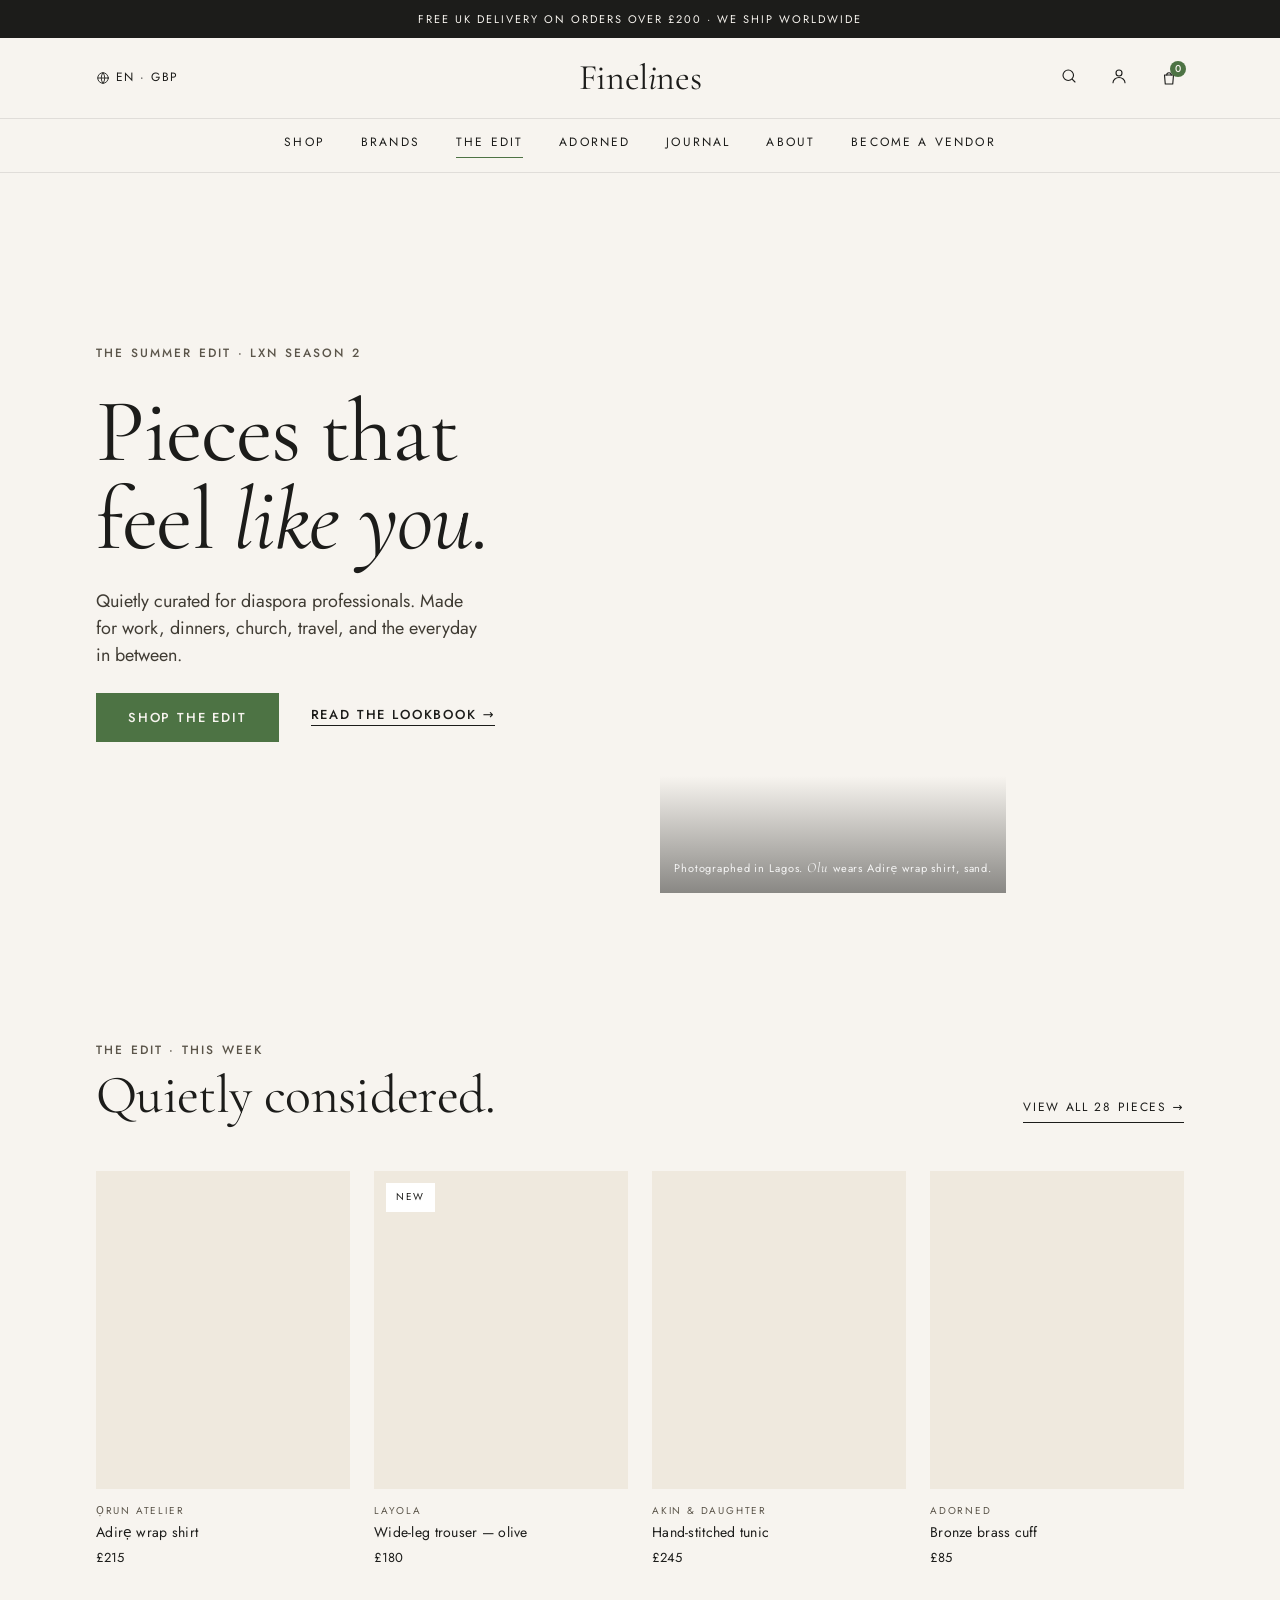
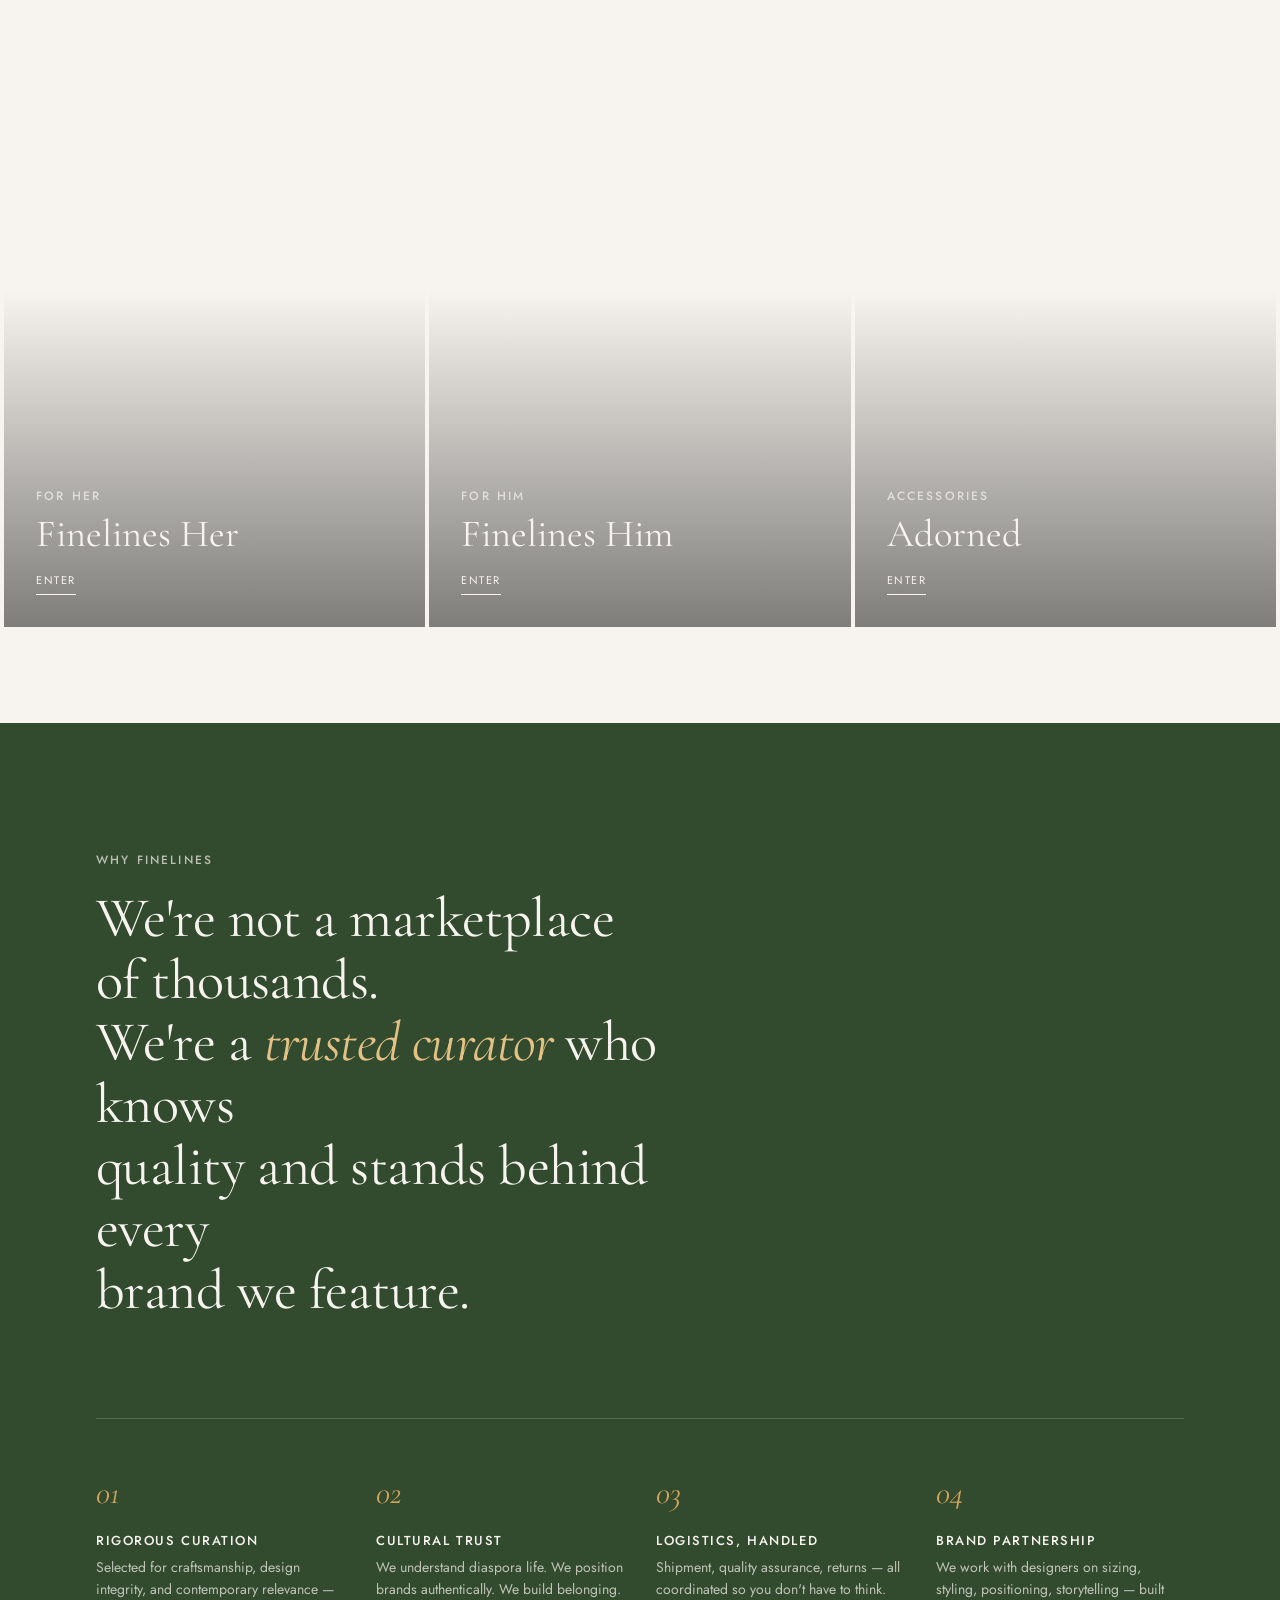
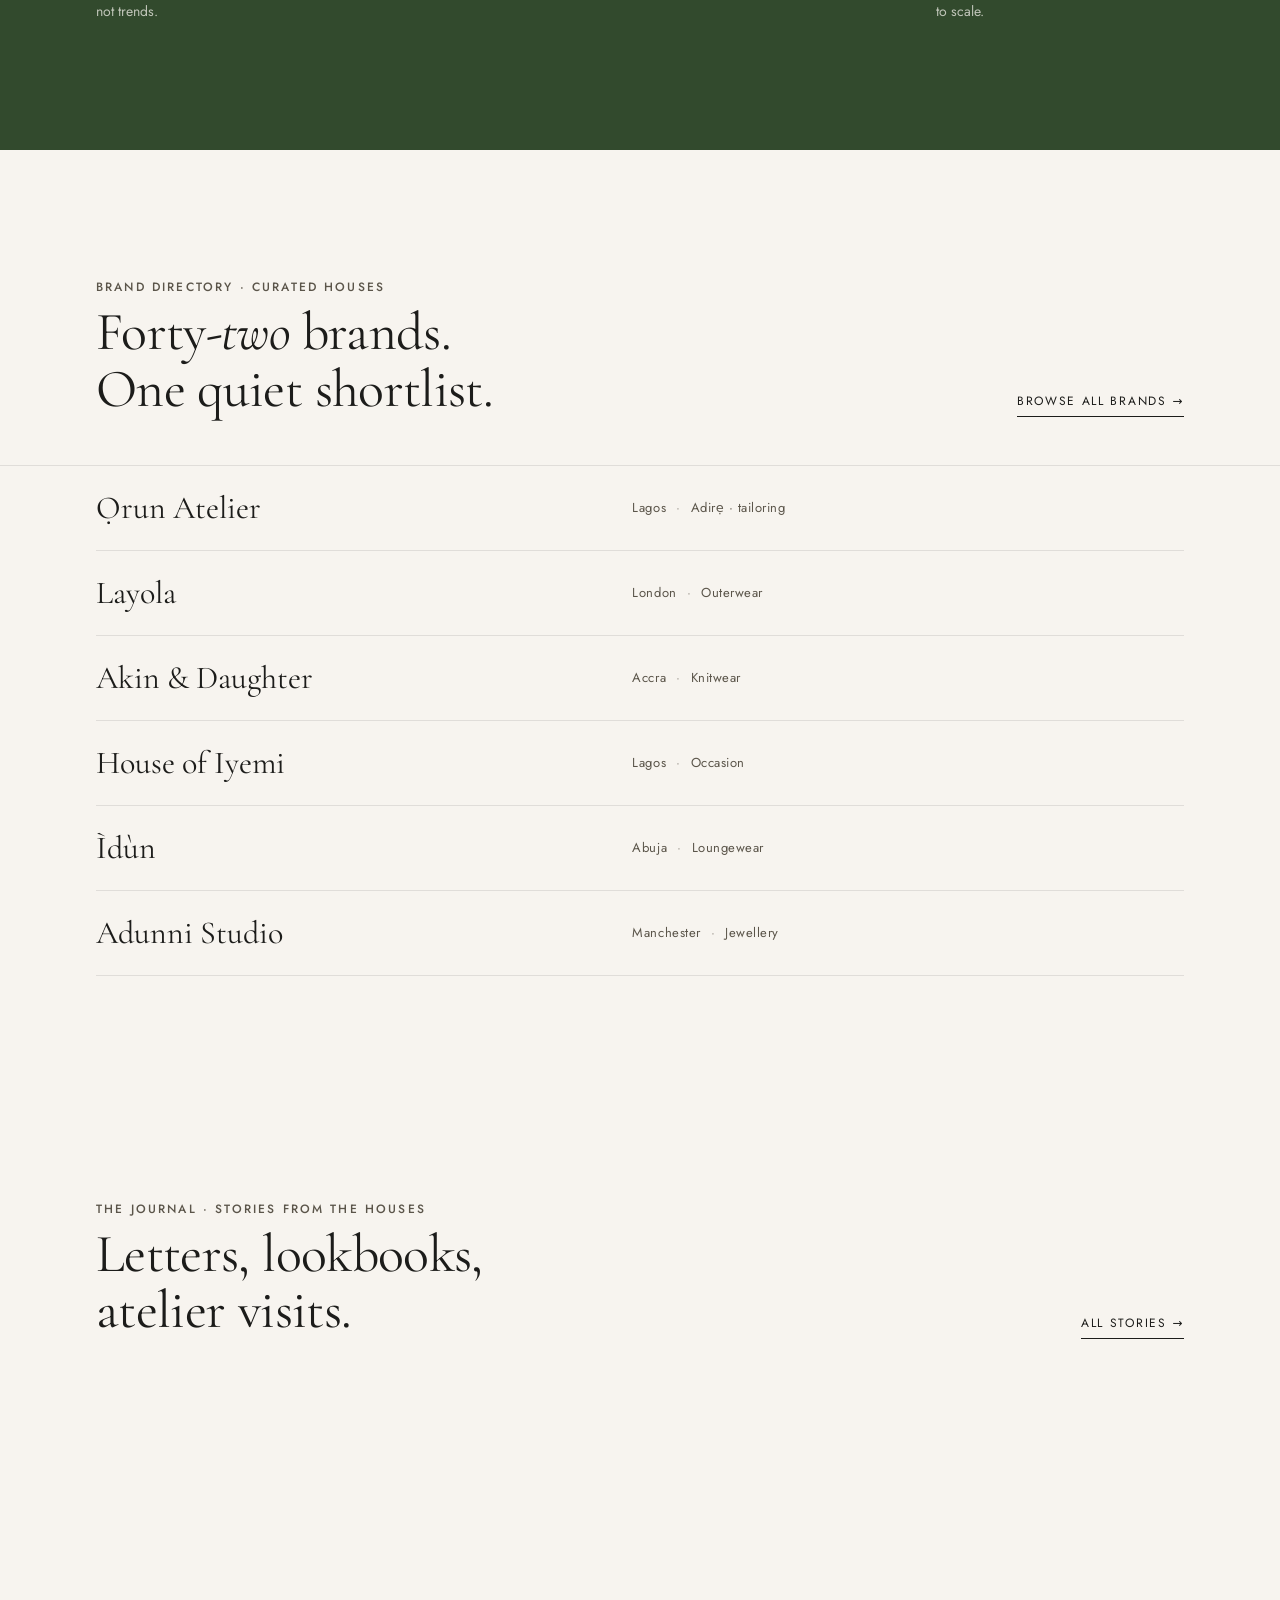
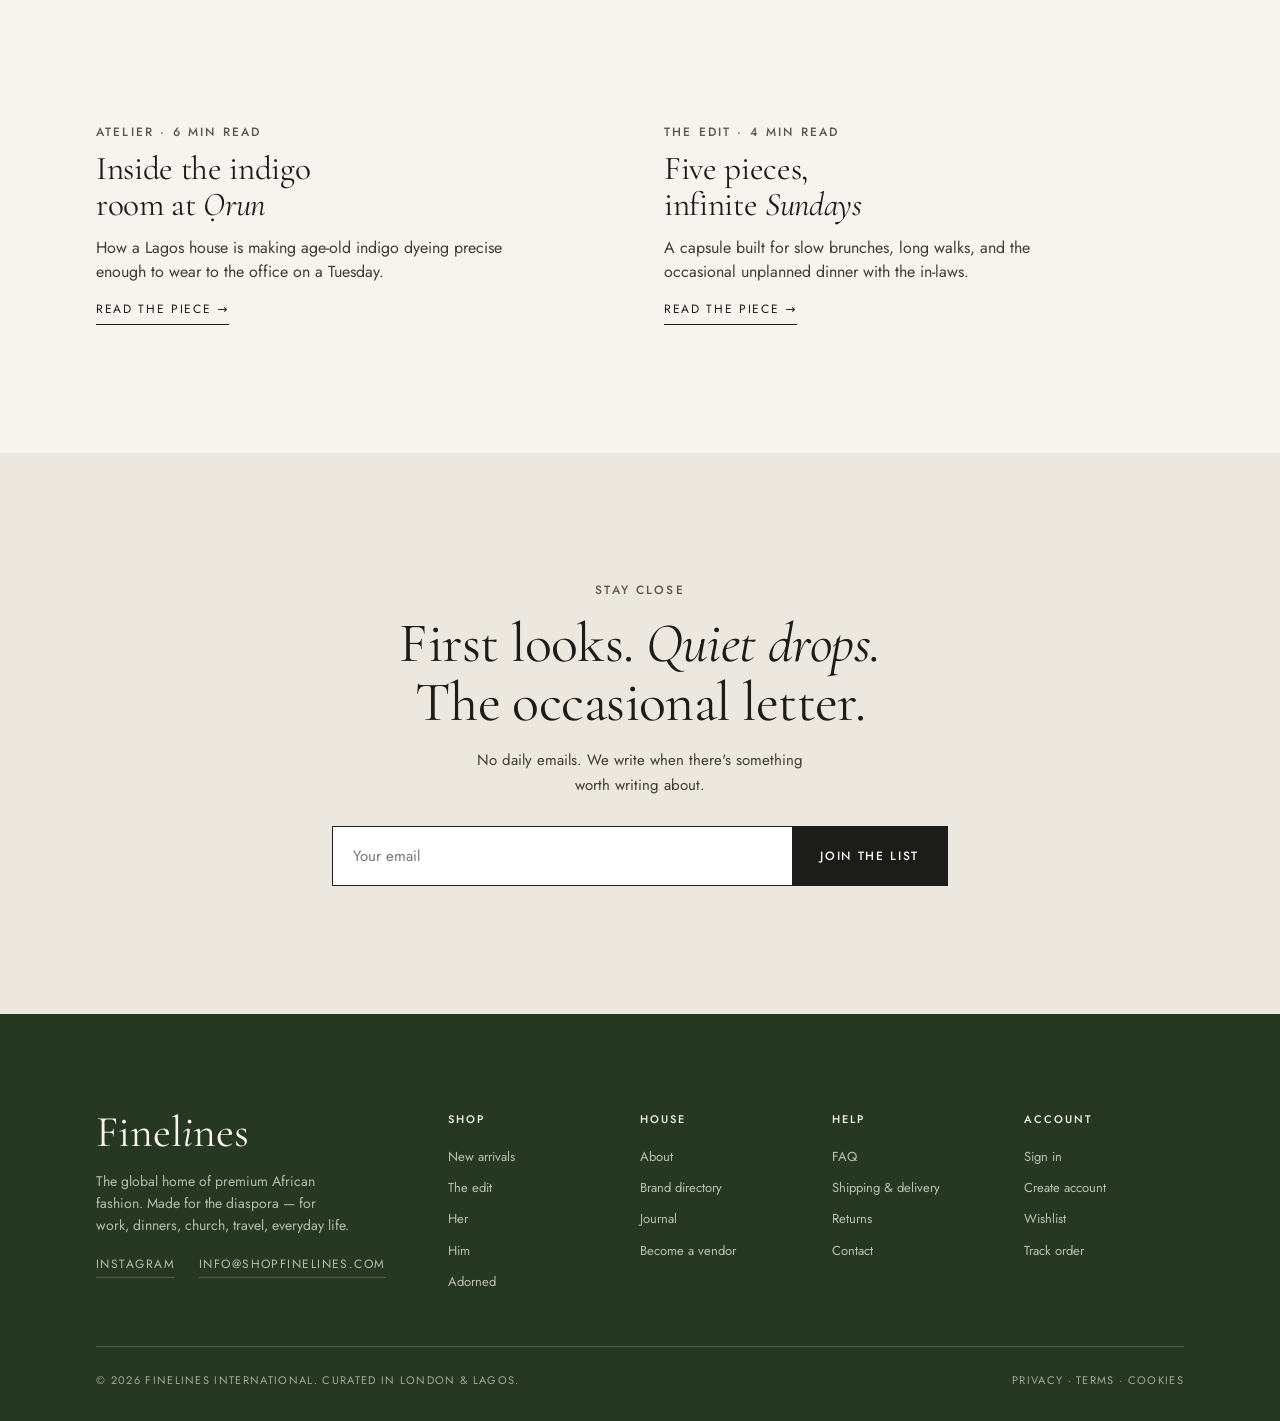
<file: index.html>
<!doctype html>
<html lang="en">
<head>
  <meta charset="utf-8">
  <meta name="viewport" content="width=device-width, initial-scale=1">
  <title>Finelines — Premium African fashion, made for everyday.</title>
  <meta name="description" content="Finelines is a curated platform for premium African fashion brands, built for the diaspora professional.">
  <link rel="icon" type="image/svg+xml" href="assets/logo-monogram-finelines.svg">
  <link rel="stylesheet" href="colors_and_type.css">
  <link rel="stylesheet" href="homepage.css">
</head>
<body>

<!-- HEADER -->
<header class="fl-header" id="site-header">
  <div class="fl-announcement">Free UK delivery on orders over £200 · We ship worldwide</div>
  <div class="fl-nav">
    <div class="fl-nav-left">
      <button class="fl-icon-btn fl-nav-burger" aria-label="Menu">
        <svg width="18" height="18" viewBox="0 0 24 24" fill="none" stroke="currentColor" stroke-width="1.5" stroke-linecap="round" stroke-linejoin="round"><path d="M3 6h18M3 12h18M3 18h18"/></svg>
      </button>
      <a class="fl-nav-link">
        <svg width="14" height="14" viewBox="0 0 24 24" fill="none" stroke="currentColor" stroke-width="1.5" stroke-linecap="round" stroke-linejoin="round"><circle cx="12" cy="12" r="9"/><path d="M3 12h18"/><path d="M12 3a14 14 0 0 1 0 18M12 3a14 14 0 0 0 0 18"/></svg>
        <span>EN · GBP</span>
      </a>
    </div>
    <a class="fl-wordmark" href="#" aria-label="Finelines home">Finel<em>i</em>nes</a>
    <div class="fl-nav-right">
      <button class="fl-icon-btn" aria-label="Search">
        <svg width="18" height="18" viewBox="0 0 24 24" fill="none" stroke="currentColor" stroke-width="1.5" stroke-linecap="round" stroke-linejoin="round"><circle cx="11" cy="11" r="7"/><path d="m20 20-3.5-3.5"/></svg>
      </button>
      <button class="fl-icon-btn" aria-label="Account">
        <svg width="18" height="18" viewBox="0 0 24 24" fill="none" stroke="currentColor" stroke-width="1.5" stroke-linecap="round" stroke-linejoin="round"><circle cx="12" cy="8" r="4"/><path d="M4 21c0-4 4-7 8-7s8 3 8 7"/></svg>
      </button>
      <a href="cart.html" class="fl-icon-btn fl-cart-btn" aria-label="Bag" style="position:relative;display:inline-flex;align-items:center;justify-content:center">
        <svg width="18" height="18" viewBox="0 0 24 24" fill="none" stroke="currentColor" stroke-width="1.5" stroke-linecap="round" stroke-linejoin="round"><path d="M6 8h12l-1 12H7Z"/><path d="M9 8a3 3 0 0 1 6 0"/></svg>
        <span class="fl-cart-badge">0</span>
      </a>
    </div>
  </div>
  <nav class="fl-subnav">
    <a href="#" class="fl-subnav-link">Shop</a>
    <a href="brands.html" class="fl-subnav-link">Brands</a>
    <a href="#" class="fl-subnav-link is-active">The edit</a>
    <a href="#" class="fl-subnav-link">Adorned</a>
    <a href="#" class="fl-subnav-link">Journal</a>
    <a href="#" class="fl-subnav-link">About</a>
    <a href="#" class="fl-subnav-link">Become a vendor</a>
  </nav>
</header>

<main>

  <!-- HERO -->
  <section class="fl-hero">
    <div class="fl-hero-text">
      <div class="eyebrow">The summer edit · LXN season 2</div>
      <h1 class="fl-hero-title">Pieces that feel <em>like you.</em></h1>
      <p class="fl-hero-body">Quietly curated for diaspora professionals. Made for work, dinners, church, travel, and the everyday in between.</p>
      <div class="fl-hero-ctas">
        <button class="fl-btn fl-btn-primary">Shop the edit</button>
        <a href="#" class="fl-btn fl-btn-link">Read the lookbook →</a>
      </div>
    </div>
    <div class="fl-hero-image" style="background-image:url('https://images.unsplash.com/photo-1531123897727-8f129e1688ce?w=1600&q=80')">
      <div class="fl-hero-caption">Photographed in Lagos. <em>Olu</em> wears Adirẹ wrap shirt, sand.</div>
    </div>
  </section>

  <!-- THE EDIT — product grid -->
  <section class="fl-edit">
    <div class="fl-section-head">
      <div class="eyebrow">The edit · this week</div>
      <h2 class="fl-section-title">Quietly considered.</h2>
      <a href="#" class="fl-section-link">View all 28 pieces →</a>
    </div>
    <div class="fl-edit-grid">

      <article class="fl-card">
        <div class="fl-card-img">
          <div class="fl-img-a" style="background-image:url('https://images.unsplash.com/photo-1571513722275-4b41940f54b8?w=900&q=75')"></div>
          <div class="fl-img-b" style="background-image:url('https://images.unsplash.com/photo-1554412933-514a83d2f3c8?w=900&q=75')"></div>
          <button class="fl-card-quick" aria-label="Quick add">+</button>
        </div>
        <div class="fl-card-meta">
          <div class="fl-card-brand">Ọrun Atelier</div>
          <div class="fl-card-title">Adirẹ wrap shirt</div>
        </div>
        <div class="fl-card-price">£215</div>
      </article>

      <article class="fl-card">
        <div class="fl-card-img">
          <div class="fl-img-a" style="background-image:url('https://images.unsplash.com/photo-1581338834647-b0fb40704e21?w=900&q=75')"></div>
          <div class="fl-img-b" style="background-image:url('https://images.unsplash.com/photo-1492447166138-50c3889fccb1?w=900&q=75')"></div>
          <span class="fl-card-badge">New</span>
          <button class="fl-card-quick" aria-label="Quick add">+</button>
        </div>
        <div class="fl-card-meta">
          <div class="fl-card-brand">Layola</div>
          <div class="fl-card-title">Wide-leg trouser — olive</div>
        </div>
        <div class="fl-card-price">£180</div>
      </article>

      <article class="fl-card">
        <div class="fl-card-img">
          <div class="fl-img-a" style="background-image:url('https://images.unsplash.com/photo-1531123897727-8f129e1688ce?w=900&q=75')"></div>
          <div class="fl-img-b" style="background-image:url('https://images.unsplash.com/photo-1569466896818-335b1bedfcce?w=900&q=75')"></div>
          <button class="fl-card-quick" aria-label="Quick add">+</button>
        </div>
        <div class="fl-card-meta">
          <div class="fl-card-brand">Akin &amp; Daughter</div>
          <div class="fl-card-title">Hand-stitched tunic</div>
        </div>
        <div class="fl-card-price">£245</div>
      </article>

      <article class="fl-card">
        <div class="fl-card-img">
          <div class="fl-img-a" style="background-image:url('https://images.unsplash.com/photo-1591348278863-a8fb3887e2aa?w=900&q=75')"></div>
          <div class="fl-img-b" style="background-image:url('https://images.unsplash.com/photo-1605812860427-4024433a70fd?w=900&q=75')"></div>
          <button class="fl-card-quick" aria-label="Quick add">+</button>
        </div>
        <div class="fl-card-meta">
          <div class="fl-card-brand">Adorned</div>
          <div class="fl-card-title">Bronze brass cuff</div>
        </div>
        <div class="fl-card-price">£85</div>
      </article>

    </div>
  </section>

  <!-- CATEGORY TILES -->
  <section class="fl-tiles">
    <a href="#" class="fl-tile">
      <div class="fl-tile-img" style="background-image:url('https://images.unsplash.com/photo-1571513722275-4b41940f54b8?w=900&q=75')"></div>
      <div class="fl-tile-overlay">
        <div class="eyebrow fl-tile-eyebrow">For her</div>
        <div class="fl-tile-label">Finelines Her</div>
        <span class="fl-tile-cta">Enter</span>
      </div>
    </a>
    <a href="#" class="fl-tile">
      <div class="fl-tile-img" style="background-image:url('https://images.unsplash.com/photo-1492447166138-50c3889fccb1?w=900&q=75')"></div>
      <div class="fl-tile-overlay">
        <div class="eyebrow fl-tile-eyebrow">For him</div>
        <div class="fl-tile-label">Finelines Him</div>
        <span class="fl-tile-cta">Enter</span>
      </div>
    </a>
    <a href="#" class="fl-tile">
      <div class="fl-tile-img" style="background-image:url('https://images.unsplash.com/photo-1591348278863-a8fb3887e2aa?w=900&q=75')"></div>
      <div class="fl-tile-overlay">
        <div class="eyebrow fl-tile-eyebrow">Accessories</div>
        <div class="fl-tile-label">Adorned</div>
        <span class="fl-tile-cta">Enter</span>
      </div>
    </a>
  </section>

  <!-- ABOUT -->
  <section class="fl-about">
    <div class="fl-about-inner">
      <div class="eyebrow fl-about-eyebrow">Why Finelines</div>
      <h2 class="fl-about-title">
        We're not a marketplace of thousands.<br>
        We're a <em>trusted curator</em> who knows<br>
        quality and stands behind every<br>
        brand we feature.
      </h2>
      <div class="fl-about-cols">
        <div>
          <div class="fl-pillar-num">01</div>
          <h4 class="fl-pillar-h">Rigorous curation</h4>
          <p>Selected for craftsmanship, design integrity, and contemporary relevance — not trends.</p>
        </div>
        <div>
          <div class="fl-pillar-num">02</div>
          <h4 class="fl-pillar-h">Cultural trust</h4>
          <p>We understand diaspora life. We position brands authentically. We build belonging.</p>
        </div>
        <div>
          <div class="fl-pillar-num">03</div>
          <h4 class="fl-pillar-h">Logistics, handled</h4>
          <p>Shipment, quality assurance, returns — all coordinated so you don't have to think.</p>
        </div>
        <div>
          <div class="fl-pillar-num">04</div>
          <h4 class="fl-pillar-h">Brand partnership</h4>
          <p>We work with designers on sizing, styling, positioning, storytelling — built to scale.</p>
        </div>
      </div>
    </div>
  </section>

  <!-- BRAND DIRECTORY -->
  <section class="fl-brands">
    <div class="fl-section-head">
      <div class="eyebrow">Brand directory · curated houses</div>
      <h2 class="fl-section-title">Forty<em>-two</em> brands. One quiet shortlist.</h2>
      <a href="brands.html" class="fl-section-link">Browse all brands →</a>
    </div>
    <div class="fl-brands-grid">
      <a href="#" class="fl-brand-row">
        <div class="fl-brand-name">Ọrun Atelier</div>
        <div class="fl-brand-meta"><span>Lagos</span><span class="fl-brand-dot">·</span><span>Adirẹ · tailoring</span></div>
        <div class="fl-brand-arrow">→</div>
      </a>
      <a href="#" class="fl-brand-row">
        <div class="fl-brand-name">Layola</div>
        <div class="fl-brand-meta"><span>London</span><span class="fl-brand-dot">·</span><span>Outerwear</span></div>
        <div class="fl-brand-arrow">→</div>
      </a>
      <a href="#" class="fl-brand-row">
        <div class="fl-brand-name">Akin &amp; Daughter</div>
        <div class="fl-brand-meta"><span>Accra</span><span class="fl-brand-dot">·</span><span>Knitwear</span></div>
        <div class="fl-brand-arrow">→</div>
      </a>
      <a href="#" class="fl-brand-row">
        <div class="fl-brand-name">House of Iyemi</div>
        <div class="fl-brand-meta"><span>Lagos</span><span class="fl-brand-dot">·</span><span>Occasion</span></div>
        <div class="fl-brand-arrow">→</div>
      </a>
      <a href="#" class="fl-brand-row">
        <div class="fl-brand-name">Ìdùn</div>
        <div class="fl-brand-meta"><span>Abuja</span><span class="fl-brand-dot">·</span><span>Loungewear</span></div>
        <div class="fl-brand-arrow">→</div>
      </a>
      <a href="#" class="fl-brand-row">
        <div class="fl-brand-name">Adunni Studio</div>
        <div class="fl-brand-meta"><span>Manchester</span><span class="fl-brand-dot">·</span><span>Jewellery</span></div>
        <div class="fl-brand-arrow">→</div>
      </a>
    </div>
  </section>

  <!-- JOURNAL -->
  <section class="fl-journal">
    <div class="fl-section-head">
      <div class="eyebrow">The journal · stories from the houses</div>
      <h2 class="fl-section-title">Letters, lookbooks, atelier visits.</h2>
      <a href="#" class="fl-section-link">All stories →</a>
    </div>
    <div class="fl-journal-grid">
      <article class="fl-journal-card">
        <div class="fl-journal-img" style="background-image:url('https://images.unsplash.com/photo-1611601322175-ef8ec8c85f01?w=1100&q=75')"></div>
        <div class="eyebrow fl-journal-eyebrow">Atelier · 6 min read</div>
        <h3 class="fl-journal-title">Inside the indigo room at <em>Ọrun</em></h3>
        <p class="fl-journal-dek">How a Lagos house is making age-old indigo dyeing precise enough to wear to the office on a Tuesday.</p>
        <a href="#" class="fl-journal-read">Read the piece →</a>
      </article>
      <article class="fl-journal-card">
        <div class="fl-journal-img" style="background-image:url('https://images.unsplash.com/photo-1517677208171-0bc6725a3e60?w=1100&q=75')"></div>
        <div class="eyebrow fl-journal-eyebrow">The edit · 4 min read</div>
        <h3 class="fl-journal-title">Five pieces, infinite <em>Sundays</em></h3>
        <p class="fl-journal-dek">A capsule built for slow brunches, long walks, and the occasional unplanned dinner with the in-laws.</p>
        <a href="#" class="fl-journal-read">Read the piece →</a>
      </article>
    </div>
  </section>

  <!-- NEWSLETTER -->
  <section class="fl-newsletter">
    <div class="fl-newsletter-inner">
      <div class="eyebrow">Stay close</div>
      <h2 class="fl-newsletter-title">First looks. <em>Quiet drops.</em><br>The occasional letter.</h2>
      <p class="fl-newsletter-dek">No daily emails. We write when there's something worth writing about.</p>
      <form class="fl-newsletter-form" id="newsletter-form">
        <input type="email" placeholder="Your email" aria-label="Email address" required>
        <button type="submit">Join the list</button>
      </form>
      <div class="fl-newsletter-thanks" id="newsletter-thanks" style="display:none">
        <span>✓</span> You're on the list. Watch your inbox for the first letter.
      </div>
    </div>
  </section>

</main>

<!-- FOOTER -->
<footer class="fl-footer">
  <div class="fl-footer-inner">
    <div class="fl-footer-grid">
      <div class="fl-footer-brand">
        <div class="fl-footer-wordmark">Finel<em>i</em>nes</div>
        <p>The global home of premium African fashion. Made for the diaspora — for work, dinners, church, travel, everyday life.</p>
        <div class="fl-footer-social">
          <a href="https://instagram.com/finelines_uk" target="_blank" rel="noopener">Instagram</a>
          <a href="mailto:info@shopfinelines.com">info@shopfinelines.com</a>
        </div>
      </div>
      <div>
        <h5>Shop</h5>
        <ul>
          <li><a href="#">New arrivals</a></li>
          <li><a href="#">The edit</a></li>
          <li><a href="#">Her</a></li>
          <li><a href="#">Him</a></li>
          <li><a href="#">Adorned</a></li>
        </ul>
      </div>
      <div>
        <h5>House</h5>
        <ul>
          <li><a href="#">About</a></li>
          <li><a href="#">Brand directory</a></li>
          <li><a href="#">Journal</a></li>
          <li><a href="#">Become a vendor</a></li>
        </ul>
      </div>
      <div>
        <h5>Help</h5>
        <ul>
          <li><a href="#">FAQ</a></li>
          <li><a href="#">Shipping &amp; delivery</a></li>
          <li><a href="#">Returns</a></li>
          <li><a href="#">Contact</a></li>
        </ul>
      </div>
      <div>
        <h5>Account</h5>
        <ul>
          <li><a href="#">Sign in</a></li>
          <li><a href="#">Create account</a></li>
          <li><a href="#">Wishlist</a></li>
          <li><a href="#">Track order</a></li>
        </ul>
      </div>
    </div>
    <div class="fl-footer-legal">
      <span>© 2026 Finelines International. Curated in London &amp; Lagos.</span>
      <span><a href="#">Privacy</a> · <a href="#">Terms</a> · <a href="#">Cookies</a></span>
    </div>
  </div>
</footer>

<script>
  // Cart badge
  (function() {
    try {
      const n = JSON.parse(localStorage.getItem('fl_cart') || '[]').reduce((s, i) => s + (i.qty || 1), 0);
      document.querySelectorAll('.fl-cart-badge').forEach(el => el.textContent = n);
    } catch(e) {}
  })();

  // Sticky condensed header
  const header = document.getElementById('site-header');
  window.addEventListener('scroll', () => {
    header.classList.toggle('is-condensed', window.scrollY > 80);
  }, { passive: true });

  // Newsletter form
  const form = document.getElementById('newsletter-form');
  const thanks = document.getElementById('newsletter-thanks');
  form.addEventListener('submit', (e) => {
    e.preventDefault();
    form.style.display = 'none';
    thanks.style.display = 'inline-flex';
  });
</script>

</body>
</html>
</file>
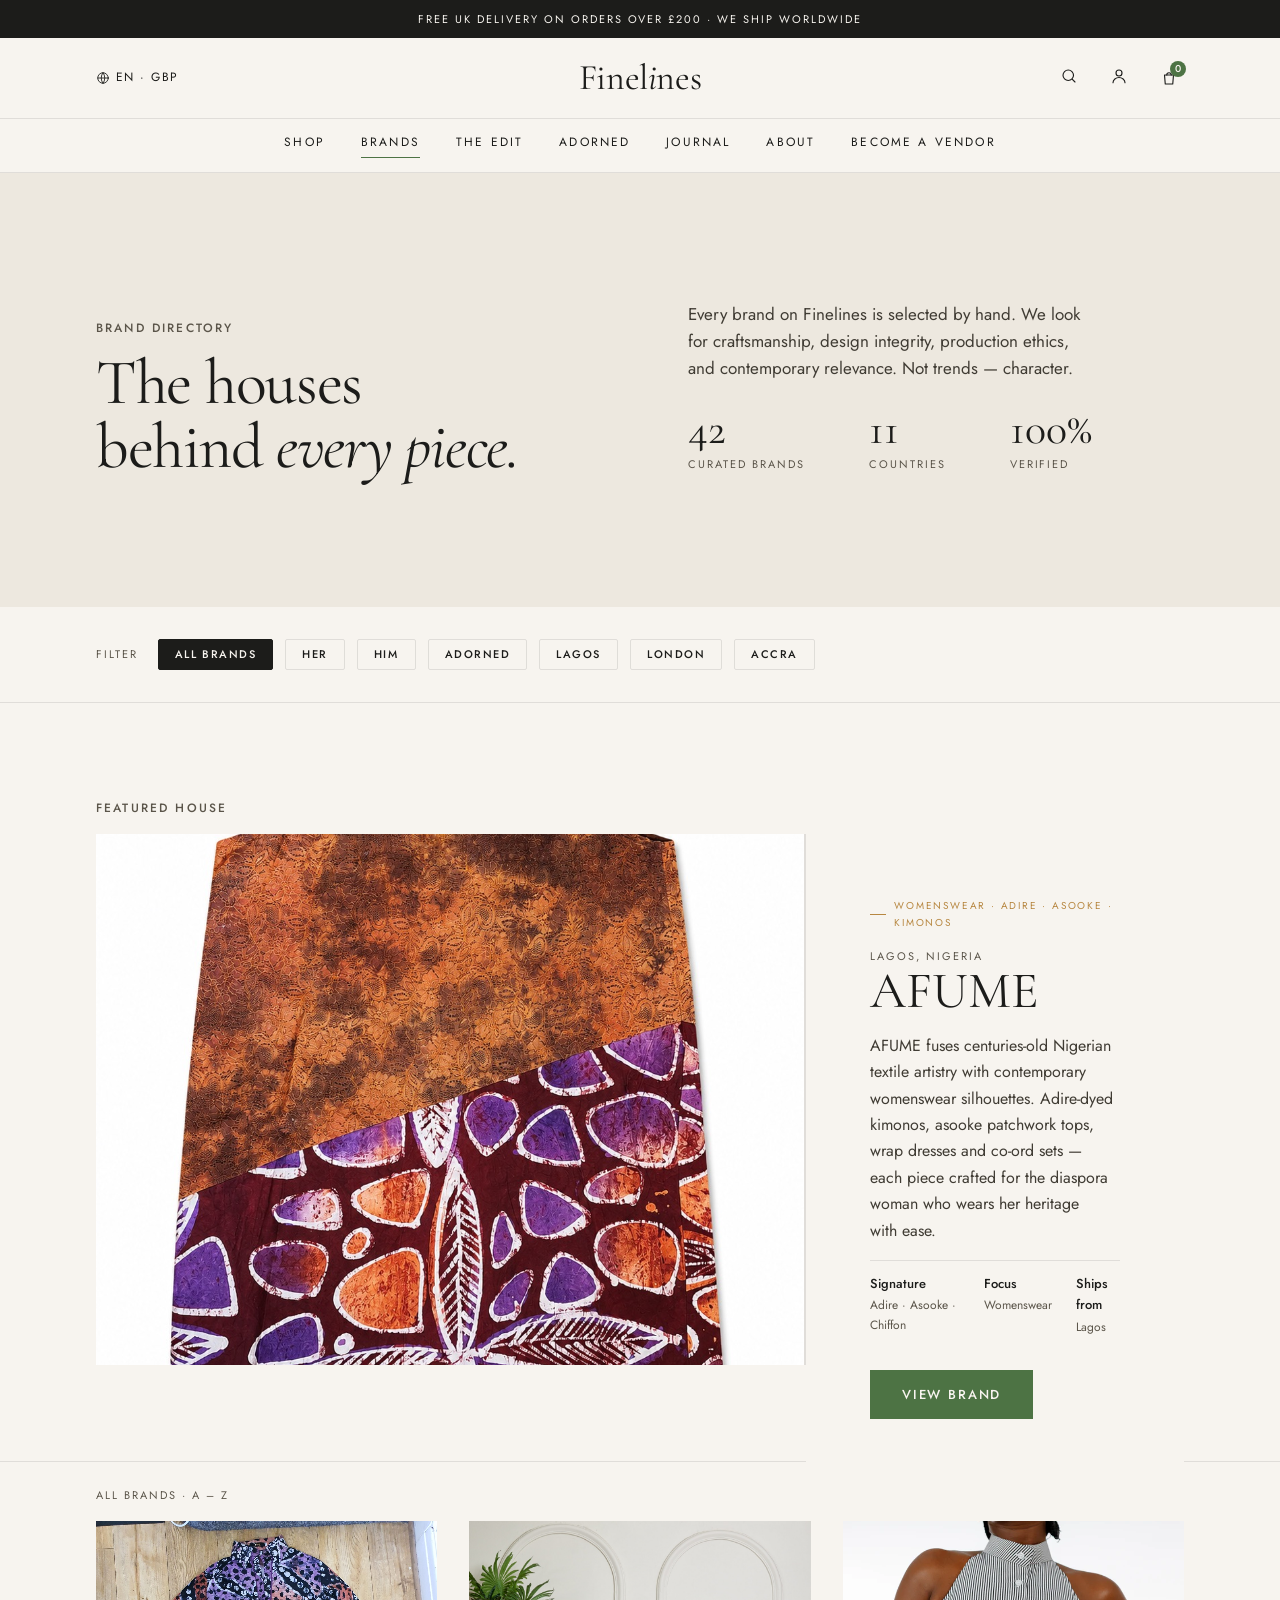
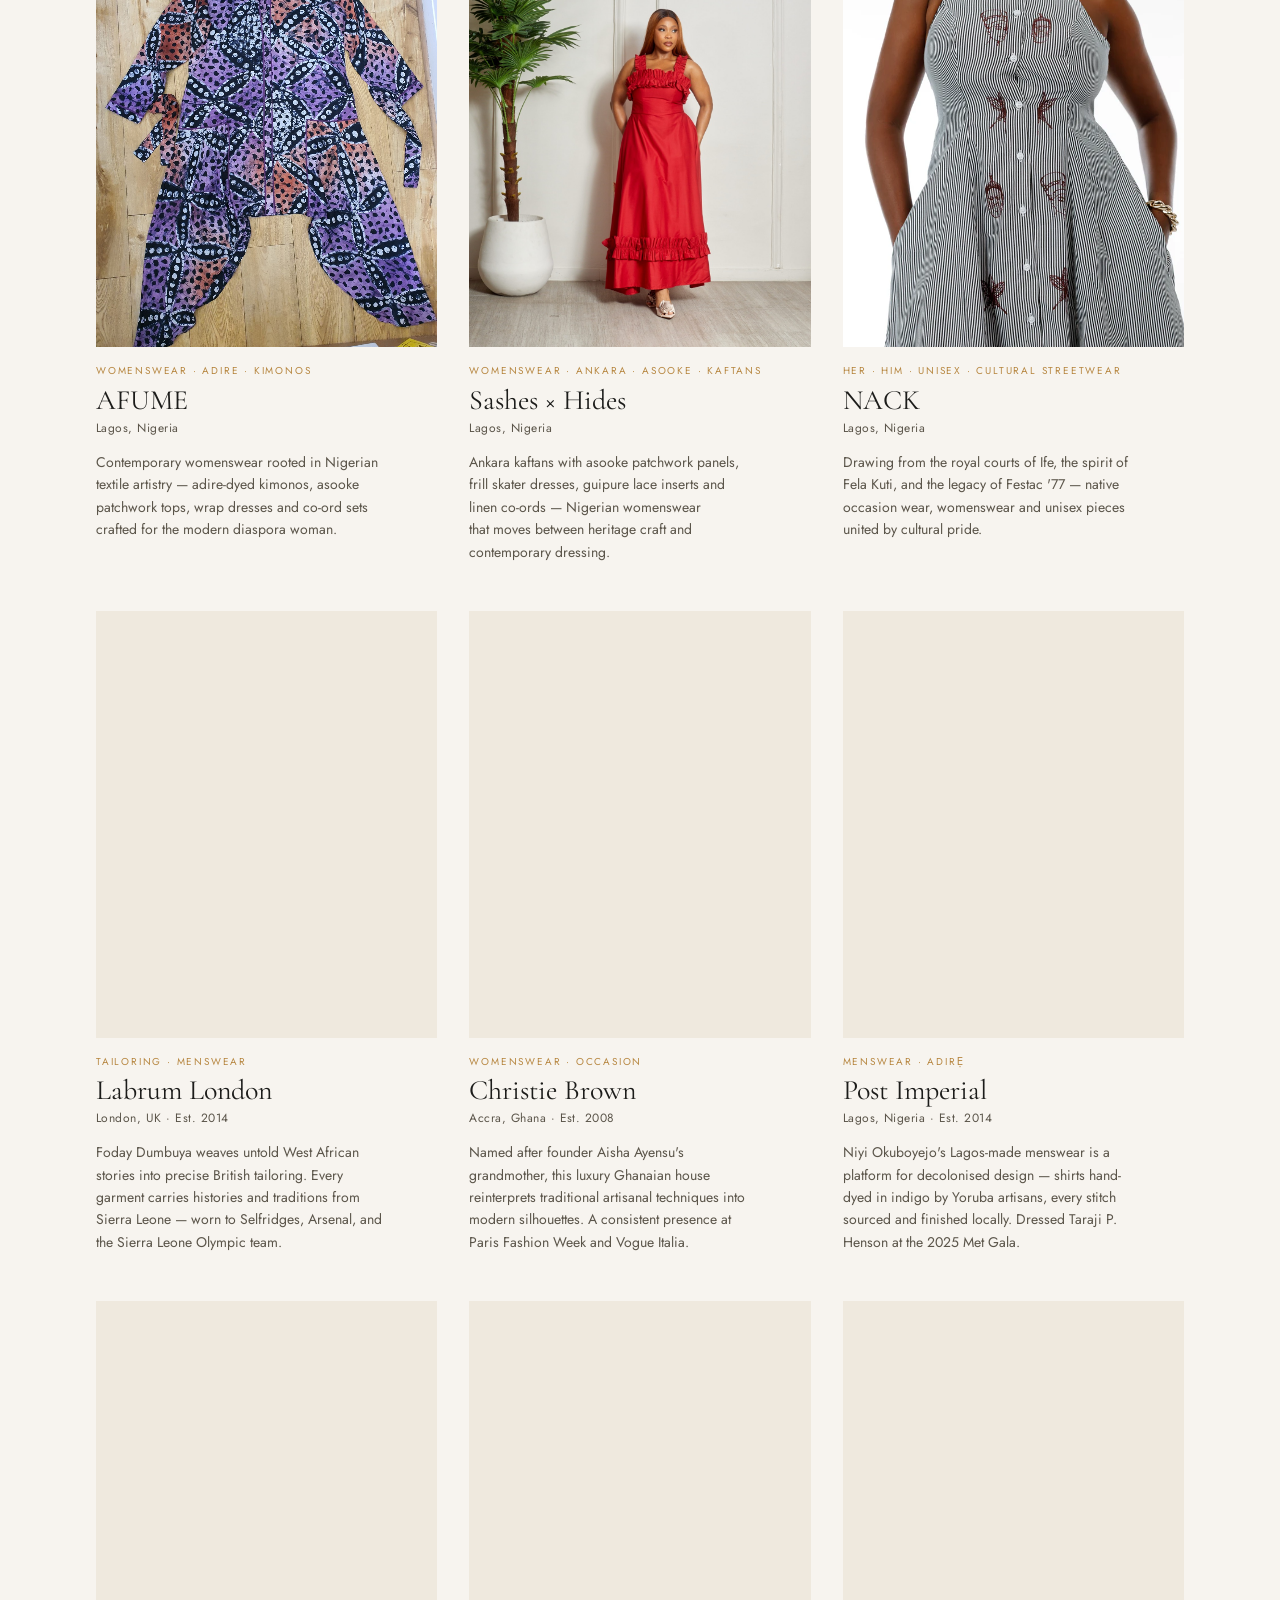
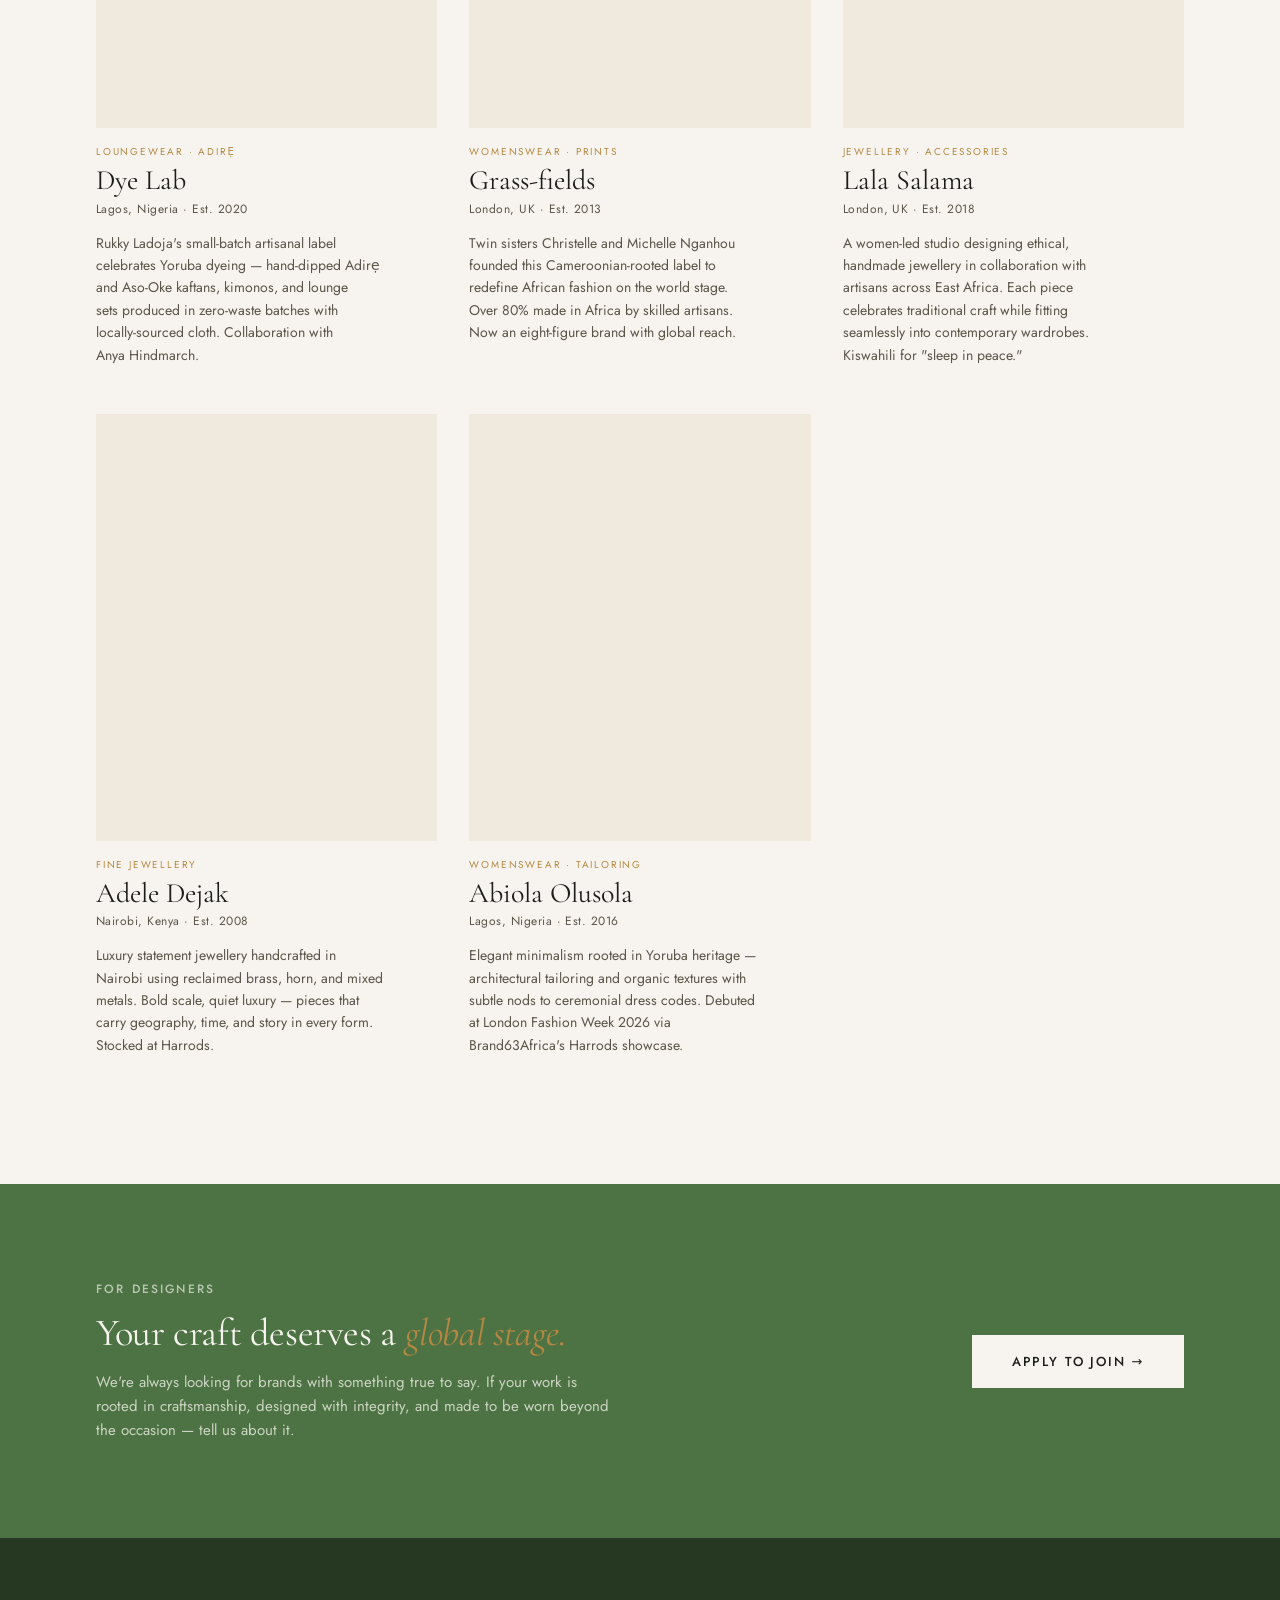
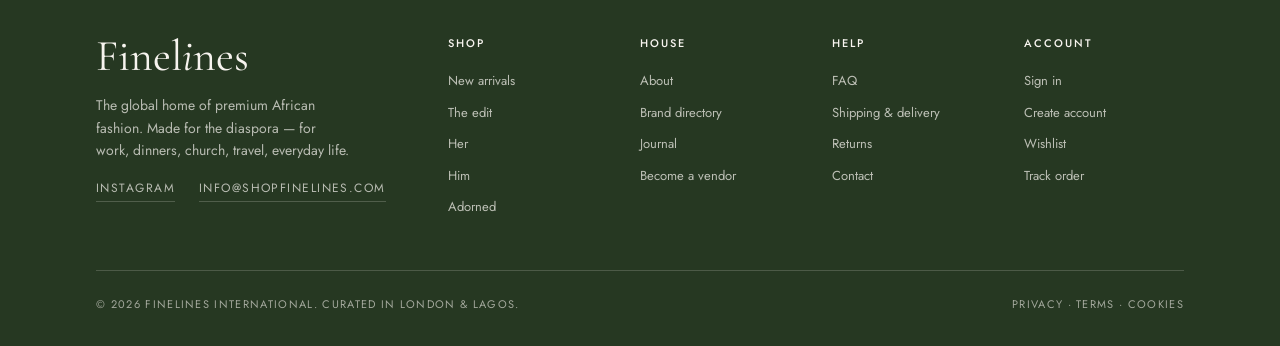
<file: brands.html>
<!doctype html>
<html lang="en">
<head>
  <meta charset="utf-8">
  <meta name="viewport" content="width=device-width, initial-scale=1">
  <title>Brand Directory — Finelines</title>
  <meta name="description" content="Forty-two rigorously curated African fashion brands. One quiet shortlist — selected for craftsmanship, design integrity, and contemporary relevance.">
  <link rel="icon" type="image/svg+xml" href="assets/logo-monogram-finelines.svg">
  <link rel="stylesheet" href="colors_and_type.css">
  <link rel="stylesheet" href="homepage.css">
  <style>
    /* ── Brand Directory page styles ── */
    .bd-hero {
      background: var(--ivory-deep);
      padding: var(--space-10) var(--gutter);
      max-width: var(--page-max);
      margin: 0 auto;
      display: grid;
      grid-template-columns: 1fr 1fr;
      gap: var(--space-9);
      align-items: end;
    }
    .bd-hero-eyebrow { margin-bottom: var(--space-3); }
    .bd-hero-title {
      font-size: clamp(40px, 5vw, 72px);
      line-height: 1.0;
      letter-spacing: -0.02em;
      max-width: 16ch;
    }
    .bd-hero-title em { font-style: italic; }
    .bd-hero-right {
      display: flex;
      flex-direction: column;
      gap: var(--space-5);
      padding-bottom: 6px;
    }
    .bd-hero-body {
      font-size: 17px;
      line-height: 1.6;
      color: var(--paper-700);
      max-width: 40ch;
    }
    .bd-stats {
      display: flex;
      gap: var(--space-8);
    }
    .bd-stat-num {
      font-family: var(--font-display);
      font-size: 44px;
      line-height: 1;
      color: var(--ink);
    }
    .bd-stat-label {
      font-size: 11px;
      letter-spacing: var(--tracking-eyebrow);
      text-transform: uppercase;
      color: var(--fg-muted);
      margin-top: 4px;
    }

    /* ── Filters ── */
    .bd-filters {
      max-width: var(--page-max);
      margin: 0 auto;
      padding: var(--space-6) var(--gutter);
      display: flex;
      gap: var(--space-3);
      align-items: center;
      border-bottom: 1px solid var(--border);
      flex-wrap: wrap;
    }
    .bd-filter-label {
      font-size: 11px;
      letter-spacing: var(--tracking-eyebrow);
      text-transform: uppercase;
      color: var(--fg-muted);
      margin-right: var(--space-2);
    }
    .bd-filter-btn {
      background: transparent;
      border: 1px solid var(--border);
      color: var(--ink);
      font: 500 11px/1 var(--font-sans);
      letter-spacing: var(--tracking-button);
      text-transform: uppercase;
      padding: 9px 16px;
      cursor: pointer;
      border-radius: var(--radius-sm);
      transition: background var(--dur-fast) var(--ease), border-color var(--dur-fast) var(--ease);
    }
    .bd-filter-btn:hover,
    .bd-filter-btn.is-active {
      background: var(--ink);
      color: var(--ivory);
      border-color: var(--ink);
    }

    /* ── Featured brand ── */
    .bd-featured {
      max-width: var(--page-max);
      margin: 0 auto;
      padding: var(--space-9) var(--gutter);
    }
    .bd-featured-inner {
      display: grid;
      grid-template-columns: 1fr 1fr;
      gap: 2px;
      background: var(--border);
    }
    .bd-featured-img {
      aspect-ratio: 4/3;
      background-size: cover;
      background-position: center;
    }
    .bd-featured-img-2 {
      aspect-ratio: 4/3;
      background-size: cover;
      background-position: center;
    }
    .bd-featured-content {
      background: var(--ivory);
      padding: var(--space-8);
      display: flex;
      flex-direction: column;
      justify-content: center;
      gap: var(--space-4);
    }
    .bd-featured-tag {
      display: inline-flex;
      align-items: center;
      gap: 8px;
      font-size: 10px;
      letter-spacing: var(--tracking-eyebrow);
      text-transform: uppercase;
      color: var(--bronze-500);
    }
    .bd-featured-tag::before {
      content: '';
      display: block;
      width: 20px;
      height: 1px;
      background: var(--bronze-500);
    }
    .bd-featured-name {
      font-family: var(--font-display);
      font-size: clamp(36px, 4vw, 56px);
      line-height: 1.0;
    }
    .bd-featured-city {
      font-size: 11px;
      letter-spacing: var(--tracking-eyebrow);
      text-transform: uppercase;
      color: var(--fg-muted);
    }
    .bd-featured-desc {
      font-size: 16px;
      line-height: 1.65;
      color: var(--paper-700);
      max-width: 40ch;
    }
    .bd-featured-meta {
      display: flex;
      gap: var(--space-5);
      padding-top: var(--space-3);
      border-top: 1px solid var(--border);
    }
    .bd-featured-meta-item { font-size: 12px; color: var(--fg-muted); }
    .bd-featured-meta-item strong { display: block; font-weight: 500; color: var(--ink); font-size: 13px; margin-bottom: 2px; }

    /* ── Brand grid ── */
    .bd-section-title {
      max-width: var(--page-max);
      margin: 0 auto;
      padding: var(--space-5) var(--gutter) var(--space-4);
      font-size: 11px;
      letter-spacing: var(--tracking-eyebrow);
      text-transform: uppercase;
      color: var(--fg-muted);
      border-top: 1px solid var(--border);
    }
    .bd-grid {
      max-width: var(--page-max);
      margin: 0 auto;
      padding: 0 var(--gutter) var(--space-10);
      display: grid;
      grid-template-columns: repeat(3, 1fr);
      gap: var(--space-7) var(--space-6);
    }
    .bd-card {
      display: flex;
      flex-direction: column;
      cursor: pointer;
      text-decoration: none;
      color: inherit;
    }
    .bd-card-img {
      aspect-ratio: 4/5;
      background-size: cover;
      background-position: center;
      background-color: var(--bone);
      position: relative;
      overflow: hidden;
    }
    .bd-card-img-overlay {
      position: absolute;
      inset: 0;
      background: linear-gradient(180deg, transparent 55%, rgba(28,28,26,0.45) 100%);
      opacity: 0;
      transition: opacity var(--dur-slow) var(--ease);
    }
    .bd-card:hover .bd-card-img-overlay { opacity: 1; }
    .bd-card-view {
      position: absolute;
      bottom: 20px;
      left: 50%;
      transform: translateX(-50%) translateY(8px);
      background: var(--ivory);
      color: var(--ink);
      font: 500 11px/1 var(--font-sans);
      letter-spacing: var(--tracking-button);
      text-transform: uppercase;
      padding: 12px 24px;
      white-space: nowrap;
      opacity: 0;
      transition: opacity var(--dur-base) var(--ease), transform var(--dur-base) var(--ease);
    }
    .bd-card:hover .bd-card-view { opacity: 1; transform: translateX(-50%) translateY(0); }
    .bd-card-body { padding-top: var(--space-4); }
    .bd-card-focus {
      font-size: 10px;
      letter-spacing: var(--tracking-eyebrow);
      text-transform: uppercase;
      color: var(--bronze-500);
      margin-bottom: 6px;
    }
    .bd-card-name {
      font-family: var(--font-display);
      font-size: 28px;
      line-height: 1.05;
      color: var(--ink);
    }
    .bd-card-location {
      font-size: 12px;
      color: var(--fg-muted);
      margin-top: 4px;
      letter-spacing: 0.04em;
    }
    .bd-card-desc {
      font-size: 14px;
      line-height: 1.6;
      color: var(--paper-600);
      margin-top: var(--space-3);
      max-width: 36ch;
    }

    /* ── Become a vendor CTA ── */
    .bd-vendor-cta {
      background: var(--olive-500);
      color: var(--ivory);
      padding: var(--space-9) var(--gutter);
      display: flex;
      align-items: center;
      justify-content: space-between;
      gap: var(--space-7);
      max-width: var(--page-max);
      margin: 0 auto;
    }
    .bd-vendor-left { max-width: 52ch; }
    .bd-vendor-eyebrow { color: rgba(247,244,239,0.65); margin-bottom: var(--space-3); }
    .bd-vendor-title {
      font-family: var(--font-display);
      font-size: clamp(28px, 3vw, 44px);
      line-height: 1.1;
      color: var(--ivory);
    }
    .bd-vendor-title em { font-style: italic; color: var(--bronze-500); }
    .bd-vendor-body { font-size: 15px; line-height: 1.6; color: rgba(247,244,239,0.75); margin-top: var(--space-4); }
    .bd-vendor-btn {
      flex-shrink: 0;
      display: inline-flex;
      align-items: center;
      font: 500 13px/1 var(--font-sans);
      letter-spacing: var(--tracking-button);
      text-transform: uppercase;
      padding: 20px 40px;
      background: var(--ivory);
      color: var(--ink);
      border: 0;
      cursor: pointer;
      text-decoration: none;
      transition: background var(--dur-base) var(--ease);
      white-space: nowrap;
    }
    .bd-vendor-btn:hover { background: var(--ivory-deep); }

    /* ── Responsive ── */
    @media (max-width: 1100px) {
      .bd-hero, .bd-featured-inner, .bd-vendor-cta { grid-template-columns: 1fr; }
      .bd-grid { grid-template-columns: repeat(2, 1fr); }
      .bd-featured-content { padding: var(--space-6); }
    }
    @media (max-width: 760px) {
      .bd-hero { padding: var(--space-8) var(--gutter-sm); }
      .bd-grid { grid-template-columns: 1fr; padding: 0 var(--gutter-sm) var(--space-9); }
      .bd-filters { padding: var(--space-5) var(--gutter-sm); }
      .bd-vendor-cta { flex-direction: column; padding: var(--space-8) var(--gutter-sm); }
    }
  </style>
</head>
<body>

<!-- HEADER -->
<header class="fl-header" id="site-header">
  <div class="fl-announcement">Free UK delivery on orders over £200 · We ship worldwide</div>
  <div class="fl-nav">
    <div class="fl-nav-left">
      <button class="fl-icon-btn fl-nav-burger" aria-label="Menu">
        <svg width="18" height="18" viewBox="0 0 24 24" fill="none" stroke="currentColor" stroke-width="1.5" stroke-linecap="round" stroke-linejoin="round"><path d="M3 6h18M3 12h18M3 18h18"/></svg>
      </button>
      <a class="fl-nav-link">
        <svg width="14" height="14" viewBox="0 0 24 24" fill="none" stroke="currentColor" stroke-width="1.5" stroke-linecap="round" stroke-linejoin="round"><circle cx="12" cy="12" r="9"/><path d="M3 12h18"/><path d="M12 3a14 14 0 0 1 0 18M12 3a14 14 0 0 0 0 18"/></svg>
        <span>EN · GBP</span>
      </a>
    </div>
    <a class="fl-wordmark" href="index.html" aria-label="Finelines home">Finel<em>i</em>nes</a>
    <div class="fl-nav-right">
      <button class="fl-icon-btn" aria-label="Search">
        <svg width="18" height="18" viewBox="0 0 24 24" fill="none" stroke="currentColor" stroke-width="1.5" stroke-linecap="round" stroke-linejoin="round"><circle cx="11" cy="11" r="7"/><path d="m20 20-3.5-3.5"/></svg>
      </button>
      <button class="fl-icon-btn" aria-label="Account">
        <svg width="18" height="18" viewBox="0 0 24 24" fill="none" stroke="currentColor" stroke-width="1.5" stroke-linecap="round" stroke-linejoin="round"><circle cx="12" cy="8" r="4"/><path d="M4 21c0-4 4-7 8-7s8 3 8 7"/></svg>
      </button>
      <a href="cart.html" class="fl-icon-btn fl-cart-btn" aria-label="Bag" style="position:relative;display:inline-flex;align-items:center;justify-content:center">
        <svg width="18" height="18" viewBox="0 0 24 24" fill="none" stroke="currentColor" stroke-width="1.5" stroke-linecap="round" stroke-linejoin="round"><path d="M6 8h12l-1 12H7Z"/><path d="M9 8a3 3 0 0 1 6 0"/></svg>
        <span class="fl-cart-badge">0</span>
      </a>
    </div>
  </div>
  <nav class="fl-subnav">
    <a href="#" class="fl-subnav-link">Shop</a>
    <a href="brands.html" class="fl-subnav-link is-active">Brands</a>
    <a href="#" class="fl-subnav-link">The edit</a>
    <a href="#" class="fl-subnav-link">Adorned</a>
    <a href="#" class="fl-subnav-link">Journal</a>
    <a href="#" class="fl-subnav-link">About</a>
    <a href="#" class="fl-subnav-link">Become a vendor</a>
  </nav>
</header>

<main>

  <!-- HERO -->
  <div class="bd-hero">
    <div class="bd-hero-left">
      <div class="eyebrow bd-hero-eyebrow">Brand directory</div>
      <h1 class="bd-hero-title">The houses behind <em>every piece.</em></h1>
    </div>
    <div class="bd-hero-right">
      <p class="bd-hero-body">Every brand on Finelines is selected by hand. We look for craftsmanship, design integrity, production ethics, and contemporary relevance. Not trends — character.</p>
      <div class="bd-stats">
        <div>
          <div class="bd-stat-num">42</div>
          <div class="bd-stat-label">Curated brands</div>
        </div>
        <div>
          <div class="bd-stat-num">11</div>
          <div class="bd-stat-label">Countries</div>
        </div>
        <div>
          <div class="bd-stat-num">100%</div>
          <div class="bd-stat-label">Verified</div>
        </div>
      </div>
    </div>
  </div>

  <!-- FILTERS -->
  <div class="bd-filters">
    <span class="bd-filter-label">Filter</span>
    <button class="bd-filter-btn is-active" data-filter="all">All brands</button>
    <button class="bd-filter-btn" data-filter="her">Her</button>
    <button class="bd-filter-btn" data-filter="him">Him</button>
    <button class="bd-filter-btn" data-filter="adorned">Adorned</button>
    <button class="bd-filter-btn" data-filter="lagos">Lagos</button>
    <button class="bd-filter-btn" data-filter="london">London</button>
    <button class="bd-filter-btn" data-filter="accra">Accra</button>
  </div>

  <!-- FEATURED BRAND — AFUME -->
  <div class="bd-featured">
    <div class="eyebrow" style="margin-bottom:var(--space-4);color:var(--fg-muted)">Featured house</div>
    <div class="bd-featured-inner">
      <div class="bd-featured-img" style="background-image:url('assets/brands/afume/Sleeveless french lace combination dress.jpg')"></div>
      <div class="bd-featured-content">
        <div class="bd-featured-tag">Womenswear · Adire · Asooke · Kimonos</div>
        <div>
          <div class="bd-featured-city">Lagos, Nigeria</div>
          <div class="bd-featured-name">AFUME</div>
        </div>
        <p class="bd-featured-desc">
          AFUME fuses centuries-old Nigerian textile artistry with contemporary womenswear silhouettes. Adire-dyed kimonos, asooke patchwork tops, wrap dresses and co-ord sets — each piece crafted for the diaspora woman who wears her heritage with ease.
        </p>
        <div class="bd-featured-meta">
          <div class="bd-featured-meta-item"><strong>Signature</strong>Adire · Asooke · Chiffon</div>
          <div class="bd-featured-meta-item"><strong>Focus</strong>Womenswear</div>
          <div class="bd-featured-meta-item"><strong>Ships from</strong>Lagos</div>
        </div>
        <div style="margin-top:var(--space-4)">
          <a href="afume.html" class="fl-btn fl-btn-primary" style="display:inline-flex">View brand</a>
        </div>
      </div>
    </div>
  </div>

  <!-- ALL BRANDS GRID -->
  <div class="bd-section-title">All brands · A – Z</div>

  <div class="bd-grid">

    <!-- AFUME -->
    <a href="afume.html" class="bd-card" data-tags="her lagos">
      <div class="bd-card-img" style="background-image:url('assets/brands/afume/Side-Tail Wrap Dress.jpg')">
        <div class="bd-card-img-overlay"></div>
        <div class="bd-card-view">View brand</div>
      </div>
      <div class="bd-card-body">
        <div class="bd-card-focus">Womenswear · Adire · Kimonos</div>
        <div class="bd-card-name">AFUME</div>
        <div class="bd-card-location">Lagos, Nigeria</div>
        <p class="bd-card-desc">Contemporary womenswear rooted in Nigerian textile artistry — adire-dyed kimonos, asooke patchwork tops, wrap dresses and co-ord sets crafted for the modern diaspora woman.</p>
      </div>
    </a>

    <!-- SASHES X HIDES -->
    <a href="sashes.html" class="bd-card" data-tags="her lagos">
      <div class="bd-card-img" style="background-image:url('assets/brands/sashes/RED FRILL DETAIL SKATER DRESS Size 12,14,16,18.jpg')">
        <div class="bd-card-img-overlay"></div>
        <div class="bd-card-view">View brand</div>
      </div>
      <div class="bd-card-body">
        <div class="bd-card-focus">Womenswear · Ankara · Asooke · Kaftans</div>
        <div class="bd-card-name">Sashes × Hides</div>
        <div class="bd-card-location">Lagos, Nigeria</div>
        <p class="bd-card-desc">Ankara kaftans with asooke patchwork panels, frill skater dresses, guipure lace inserts and linen co-ords — Nigerian womenswear that moves between heritage craft and contemporary dressing.</p>
      </div>
    </a>

    <!-- NACK -->
    <a href="nack.html" class="bd-card" data-tags="her him lagos">
      <div class="bd-card-img" style="background-image:url('assets/brands/nack/her/STRIPE GOWN (IFE)(2).webp')">
        <div class="bd-card-img-overlay"></div>
        <div class="bd-card-view">View brand</div>
      </div>
      <div class="bd-card-body">
        <div class="bd-card-focus">Her · Him · Unisex · Cultural Streetwear</div>
        <div class="bd-card-name">NACK</div>
        <div class="bd-card-location">Lagos, Nigeria</div>
        <p class="bd-card-desc">Drawing from the royal courts of Ife, the spirit of Fela Kuti, and the legacy of Festac '77 — native occasion wear, womenswear and unisex pieces united by cultural pride.</p>
      </div>
    </a>

    <!-- Labrum London -->
    <a href="#" class="bd-card" data-tags="him london">
      <div class="bd-card-img" style="background-image:url('https://images.unsplash.com/photo-1507003211169-0a1dd7228f2d?w=800&q=75')">
        <div class="bd-card-img-overlay"></div>
        <div class="bd-card-view">View brand</div>
      </div>
      <div class="bd-card-body">
        <div class="bd-card-focus">Tailoring · Menswear</div>
        <div class="bd-card-name">Labrum London</div>
        <div class="bd-card-location">London, UK · Est. 2014</div>
        <p class="bd-card-desc">Foday Dumbuya weaves untold West African stories into precise British tailoring. Every garment carries histories and traditions from Sierra Leone — worn to Selfridges, Arsenal, and the Sierra Leone Olympic team.</p>
      </div>
    </a>

    <!-- Christie Brown -->
    <a href="#" class="bd-card" data-tags="her accra">
      <div class="bd-card-img" style="background-image:url('https://images.unsplash.com/photo-1515886657613-9f3515b0c78f?w=800&q=75')">
        <div class="bd-card-img-overlay"></div>
        <div class="bd-card-view">View brand</div>
      </div>
      <div class="bd-card-body">
        <div class="bd-card-focus">Womenswear · Occasion</div>
        <div class="bd-card-name">Christie Brown</div>
        <div class="bd-card-location">Accra, Ghana · Est. 2008</div>
        <p class="bd-card-desc">Named after founder Aisha Ayensu's grandmother, this luxury Ghanaian house reinterprets traditional artisanal techniques into modern silhouettes. A consistent presence at Paris Fashion Week and Vogue Italia.</p>
      </div>
    </a>

    <!-- Post Imperial -->
    <a href="#" class="bd-card" data-tags="him lagos">
      <div class="bd-card-img" style="background-image:url('https://images.unsplash.com/photo-1617137968427-85924c800a22?w=800&q=75')">
        <div class="bd-card-img-overlay"></div>
        <div class="bd-card-view">View brand</div>
      </div>
      <div class="bd-card-body">
        <div class="bd-card-focus">Menswear · Adirẹ</div>
        <div class="bd-card-name">Post Imperial</div>
        <div class="bd-card-location">Lagos, Nigeria · Est. 2014</div>
        <p class="bd-card-desc">Niyi Okuboyejo's Lagos-made menswear is a platform for decolonised design — shirts hand-dyed in indigo by Yoruba artisans, every stitch sourced and finished locally. Dressed Taraji P. Henson at the 2025 Met Gala.</p>
      </div>
    </a>

    <!-- Dye Lab -->
    <a href="#" class="bd-card" data-tags="her lagos">
      <div class="bd-card-img" style="background-image:url('https://images.unsplash.com/photo-1603217039863-aa0c865404f7?w=800&q=75')">
        <div class="bd-card-img-overlay"></div>
        <div class="bd-card-view">View brand</div>
      </div>
      <div class="bd-card-body">
        <div class="bd-card-focus">Loungewear · Adirẹ</div>
        <div class="bd-card-name">Dye Lab</div>
        <div class="bd-card-location">Lagos, Nigeria · Est. 2020</div>
        <p class="bd-card-desc">Rukky Ladoja's small-batch artisanal label celebrates Yoruba dyeing — hand-dipped Adirẹ and Aso-Oke kaftans, kimonos, and lounge sets produced in zero-waste batches with locally-sourced cloth. Collaboration with Anya Hindmarch.</p>
      </div>
    </a>

    <!-- Grass-fields -->
    <a href="#" class="bd-card" data-tags="her london">
      <div class="bd-card-img" style="background-image:url('https://images.unsplash.com/photo-1551803091-e20673f15770?w=800&q=75')">
        <div class="bd-card-img-overlay"></div>
        <div class="bd-card-view">View brand</div>
      </div>
      <div class="bd-card-body">
        <div class="bd-card-focus">Womenswear · Prints</div>
        <div class="bd-card-name">Grass-fields</div>
        <div class="bd-card-location">London, UK · Est. 2013</div>
        <p class="bd-card-desc">Twin sisters Christelle and Michelle Nganhou founded this Cameroonian-rooted label to redefine African fashion on the world stage. Over 80% made in Africa by skilled artisans. Now an eight-figure brand with global reach.</p>
      </div>
    </a>

    <!-- Lala Salama -->
    <a href="#" class="bd-card" data-tags="adorned london">
      <div class="bd-card-img" style="background-image:url('https://images.unsplash.com/photo-1611591437281-460bfbe1220a?w=800&q=75')">
        <div class="bd-card-img-overlay"></div>
        <div class="bd-card-view">View brand</div>
      </div>
      <div class="bd-card-body">
        <div class="bd-card-focus">Jewellery · Accessories</div>
        <div class="bd-card-name">Lala Salama</div>
        <div class="bd-card-location">London, UK · Est. 2018</div>
        <p class="bd-card-desc">A women-led studio designing ethical, handmade jewellery in collaboration with artisans across East Africa. Each piece celebrates traditional craft while fitting seamlessly into contemporary wardrobes. Kiswahili for "sleep in peace."</p>
      </div>
    </a>

    <!-- Adele Dejak -->
    <a href="#" class="bd-card" data-tags="adorned">
      <div class="bd-card-img" style="background-image:url('https://images.unsplash.com/photo-1535632066927-ab7c9ab60908?w=800&q=75')">
        <div class="bd-card-img-overlay"></div>
        <div class="bd-card-view">View brand</div>
      </div>
      <div class="bd-card-body">
        <div class="bd-card-focus">Fine Jewellery</div>
        <div class="bd-card-name">Adele Dejak</div>
        <div class="bd-card-location">Nairobi, Kenya · Est. 2008</div>
        <p class="bd-card-desc">Luxury statement jewellery handcrafted in Nairobi using reclaimed brass, horn, and mixed metals. Bold scale, quiet luxury — pieces that carry geography, time, and story in every form. Stocked at Harrods.</p>
      </div>
    </a>

    <!-- Abiola Olusola -->
    <a href="#" class="bd-card" data-tags="her lagos">
      <div class="bd-card-img" style="background-image:url('https://images.unsplash.com/photo-1558618666-fcd25c85cd64?w=800&q=75')">
        <div class="bd-card-img-overlay"></div>
        <div class="bd-card-view">View brand</div>
      </div>
      <div class="bd-card-body">
        <div class="bd-card-focus">Womenswear · Tailoring</div>
        <div class="bd-card-name">Abiola Olusola</div>
        <div class="bd-card-location">Lagos, Nigeria · Est. 2016</div>
        <p class="bd-card-desc">Elegant minimalism rooted in Yoruba heritage — architectural tailoring and organic textures with subtle nods to ceremonial dress codes. Debuted at London Fashion Week 2026 via Brand63Africa's Harrods showcase.</p>
      </div>
    </a>

  </div>

  <!-- BECOME A VENDOR CTA -->
  <div class="bd-vendor-cta">
    <div class="bd-vendor-left">
      <div class="eyebrow bd-vendor-eyebrow">For designers</div>
      <h2 class="bd-vendor-title">Your craft deserves a <em>global stage.</em></h2>
      <p class="bd-vendor-body">We're always looking for brands with something true to say. If your work is rooted in craftsmanship, designed with integrity, and made to be worn beyond the occasion — tell us about it.</p>
    </div>
    <a href="#" class="bd-vendor-btn">Apply to join →</a>
  </div>

</main>

<!-- FOOTER -->
<footer class="fl-footer">
  <div class="fl-footer-inner">
    <div class="fl-footer-grid">
      <div class="fl-footer-brand">
        <div class="fl-footer-wordmark">Finel<em>i</em>nes</div>
        <p>The global home of premium African fashion. Made for the diaspora — for work, dinners, church, travel, everyday life.</p>
        <div class="fl-footer-social">
          <a href="https://instagram.com/finelines_uk" target="_blank" rel="noopener">Instagram</a>
          <a href="mailto:info@shopfinelines.com">info@shopfinelines.com</a>
        </div>
      </div>
      <div>
        <h5>Shop</h5>
        <ul><li><a href="#">New arrivals</a></li><li><a href="#">The edit</a></li><li><a href="#">Her</a></li><li><a href="#">Him</a></li><li><a href="#">Adorned</a></li></ul>
      </div>
      <div>
        <h5>House</h5>
        <ul><li><a href="#">About</a></li><li><a href="brands.html">Brand directory</a></li><li><a href="#">Journal</a></li><li><a href="#">Become a vendor</a></li></ul>
      </div>
      <div>
        <h5>Help</h5>
        <ul><li><a href="#">FAQ</a></li><li><a href="#">Shipping &amp; delivery</a></li><li><a href="#">Returns</a></li><li><a href="#">Contact</a></li></ul>
      </div>
      <div>
        <h5>Account</h5>
        <ul><li><a href="#">Sign in</a></li><li><a href="#">Create account</a></li><li><a href="#">Wishlist</a></li><li><a href="#">Track order</a></li></ul>
      </div>
    </div>
    <div class="fl-footer-legal">
      <span>© 2026 Finelines International. Curated in London &amp; Lagos.</span>
      <span><a href="#">Privacy</a> · <a href="#">Terms</a> · <a href="#">Cookies</a></span>
    </div>
  </div>
</footer>

<script>
  // Cart badge
  (function() {
    try {
      const n = JSON.parse(localStorage.getItem('fl_cart') || '[]').reduce((s, i) => s + (i.qty || 1), 0);
      document.querySelectorAll('.fl-cart-badge').forEach(el => el.textContent = n);
    } catch(e) {}
  })();

  // Sticky header
  const header = document.getElementById('site-header');
  window.addEventListener('scroll', () => {
    header.classList.toggle('is-condensed', window.scrollY > 80);
  }, { passive: true });

  // Filter buttons
  const filterBtns = document.querySelectorAll('.bd-filter-btn');
  const cards = document.querySelectorAll('.bd-card');

  filterBtns.forEach(btn => {
    btn.addEventListener('click', () => {
      filterBtns.forEach(b => b.classList.remove('is-active'));
      btn.classList.add('is-active');
      const filter = btn.dataset.filter;
      cards.forEach(card => {
        const tags = card.dataset.tags || '';
        card.style.display = (filter === 'all' || tags.includes(filter)) ? '' : 'none';
      });
    });
  });
</script>

</body>
</html>
</file>
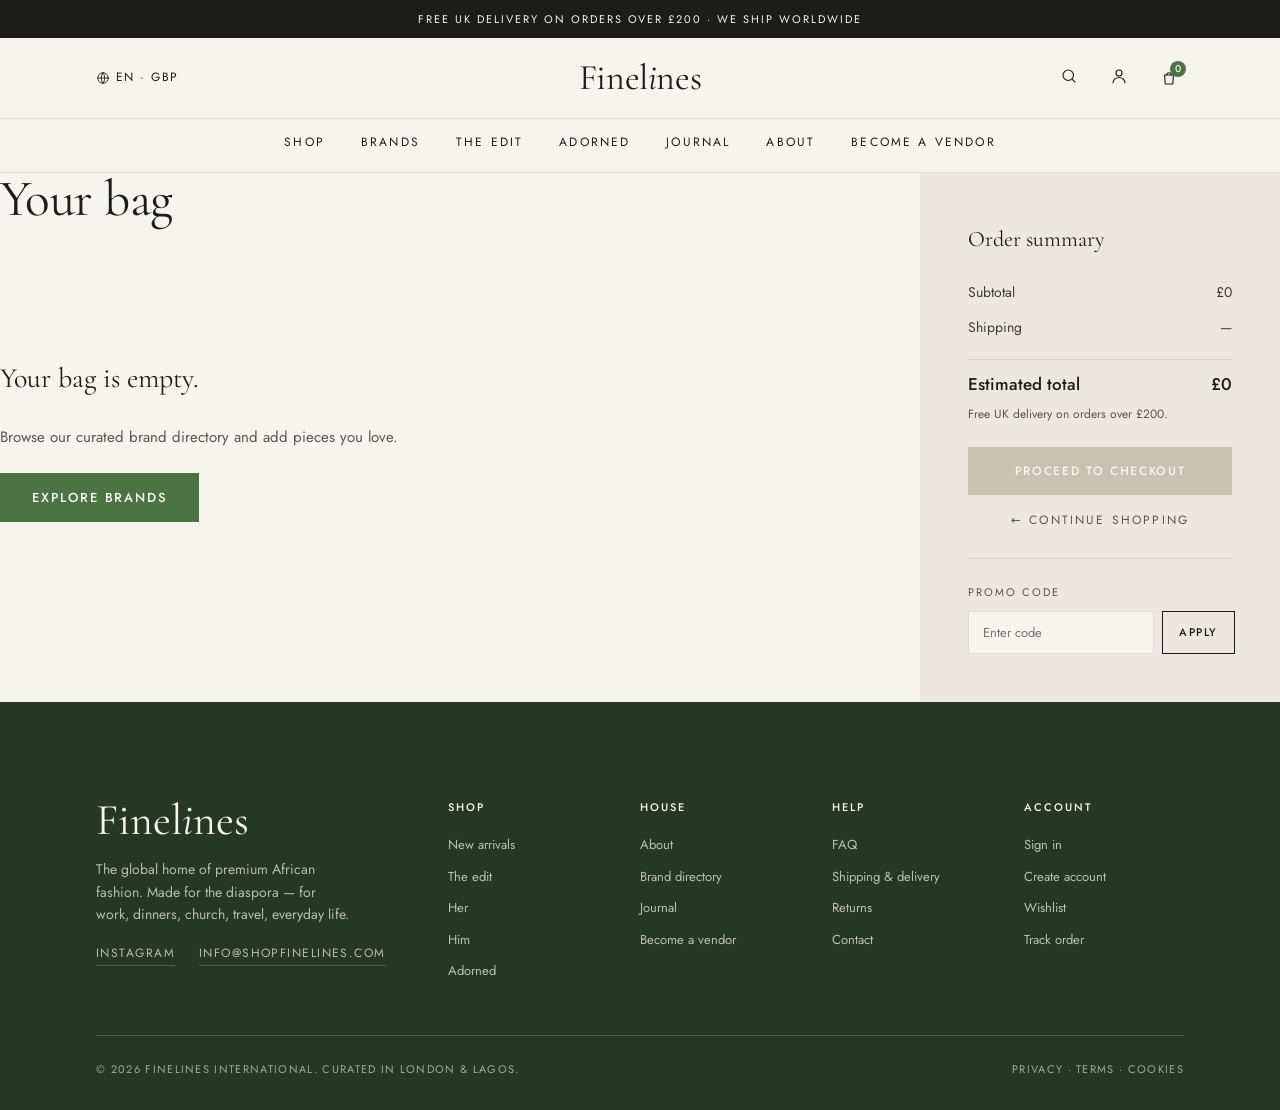
<file: cart.html>
<!doctype html>
<html lang="en">
<head>
  <meta charset="utf-8">
  <meta name="viewport" content="width=device-width, initial-scale=1">
  <title>Your Bag — Finelines</title>
  <meta name="description" content="Review the items in your bag before checkout.">
  <link rel="icon" type="image/svg+xml" href="assets/logo-monogram-finelines.svg">
  <link rel="stylesheet" href="colors_and_type.css">
  <link rel="stylesheet" href="homepage.css">
  <style>
    .cart-wrap {
      max-width: var(--page-max);
      margin: 0 auto;
      padding: var(--space-8) var(--gutter) var(--space-12);
      display: grid;
      grid-template-columns: 1fr 360px;
      gap: var(--space-9);
      align-items: start;
    }

    /* ── Page title ── */
    .cart-heading {
      font-family: var(--font-display);
      font-size: clamp(32px, 4vw, 52px);
      line-height: 1.05;
      margin-bottom: var(--space-6);
    }
    .cart-count {
      font-size: 13px;
      color: var(--fg-muted);
      margin-left: 10px;
      font-family: var(--font-sans);
      font-weight: 400;
    }

    /* ── Line items ── */
    .cart-items { display: flex; flex-direction: column; }
    .cart-item {
      display: grid;
      grid-template-columns: 120px 1fr auto;
      gap: var(--space-5);
      padding: var(--space-6) 0;
      border-bottom: 1px solid var(--border);
    }
    .cart-item-img {
      aspect-ratio: 4/5;
      background-size: cover;
      background-position: center top;
      background-color: var(--bone);
    }
    .cart-item-body { display: flex; flex-direction: column; gap: 6px; }
    .cart-item-brand {
      font-size: 10px;
      letter-spacing: var(--tracking-eyebrow);
      text-transform: uppercase;
      color: var(--bronze-500);
    }
    .cart-item-name {
      font-family: var(--font-display);
      font-size: 20px;
      line-height: 1.2;
      color: var(--ink);
    }
    .cart-item-meta {
      font-size: 13px;
      color: var(--fg-muted);
      display: flex;
      flex-wrap: wrap;
      gap: 6px 16px;
    }
    .cart-item-actions { margin-top: auto; display: flex; align-items: center; gap: var(--space-4); }
    .qty-ctrl {
      display: flex;
      align-items: center;
      border: 1px solid var(--border);
    }
    .qty-btn {
      width: 36px;
      height: 36px;
      background: transparent;
      border: none;
      cursor: pointer;
      font-size: 16px;
      color: var(--ink);
      display: flex;
      align-items: center;
      justify-content: center;
      transition: background .15s;
    }
    .qty-btn:hover { background: var(--ivory-deep); }
    .qty-num {
      min-width: 36px;
      text-align: center;
      font: 500 14px/1 var(--font-sans);
      color: var(--ink);
      padding: 0 4px;
    }
    .remove-btn {
      background: none;
      border: none;
      cursor: pointer;
      font-size: 12px;
      letter-spacing: var(--tracking-eyebrow);
      text-transform: uppercase;
      color: var(--fg-muted);
      padding: 0;
      border-bottom: 1px solid transparent;
      transition: color .15s, border-color .15s;
    }
    .remove-btn:hover { color: var(--ink); border-color: var(--ink); }

    .cart-item-price-col {
      display: flex;
      flex-direction: column;
      align-items: flex-end;
      gap: 4px;
      padding-top: 4px;
    }
    .cart-item-unit { font-size: 13px; color: var(--fg-muted); }
    .cart-item-subtotal { font: 500 16px/1 var(--font-sans); color: var(--ink); }

    /* ── Empty state ── */
    .cart-empty {
      display: none;
      flex-direction: column;
      align-items: flex-start;
      gap: var(--space-5);
      padding: var(--space-9) 0;
    }
    .cart-empty.is-visible { display: flex; }
    .cart-empty-msg {
      font-family: var(--font-display);
      font-size: 28px;
      color: var(--ink);
    }
    .cart-empty-sub { font-size: 15px; color: var(--fg-muted); line-height: 1.6; }

    /* ── Order summary ── */
    .cart-summary {
      background: var(--ivory-deep);
      padding: var(--space-7);
      position: sticky;
      top: 100px;
    }
    .cart-summary-title {
      font-family: var(--font-display);
      font-size: 22px;
      margin-bottom: var(--space-5);
    }
    .cart-summary-rows { display: flex; flex-direction: column; gap: 12px; }
    .cart-summary-row {
      display: flex;
      justify-content: space-between;
      font-size: 14px;
      color: var(--paper-700);
    }
    .cart-summary-row.is-total {
      border-top: 1px solid var(--border);
      padding-top: var(--space-4);
      margin-top: var(--space-2);
      font: 500 17px/1 var(--font-sans);
      color: var(--ink);
    }
    .cart-summary-note {
      font-size: 12px;
      color: var(--fg-muted);
      margin-top: var(--space-3);
      line-height: 1.5;
    }
    .cart-checkout-btn {
      display: block;
      width: 100%;
      margin-top: var(--space-5);
      padding: 18px;
      background: var(--ink);
      color: var(--ivory);
      border: none;
      font: 500 12px/1 var(--font-sans);
      letter-spacing: var(--tracking-button);
      text-transform: uppercase;
      cursor: pointer;
      transition: background .2s;
      text-align: center;
      text-decoration: none;
    }
    .cart-checkout-btn:hover { background: var(--olive-600, #4a5240); }
    .cart-checkout-btn:disabled { background: var(--paper-300, #ccc); cursor: default; }
    .cart-continue {
      display: block;
      text-align: center;
      margin-top: var(--space-4);
      font-size: 12px;
      letter-spacing: var(--tracking-eyebrow);
      text-transform: uppercase;
      color: var(--fg-muted);
      text-decoration: none;
      border-bottom: 1px solid transparent;
      padding-bottom: 2px;
      transition: color .15s, border-color .15s;
    }
    .cart-continue:hover { color: var(--ink); border-color: var(--ink); }

    /* ── Promo code ── */
    .cart-promo {
      margin-top: var(--space-5);
      padding-top: var(--space-5);
      border-top: 1px solid var(--border);
    }
    .cart-promo-label {
      font-size: 11px;
      letter-spacing: var(--tracking-eyebrow);
      text-transform: uppercase;
      color: var(--fg-muted);
      margin-bottom: 10px;
    }
    .cart-promo-row { display: flex; gap: 8px; }
    .cart-promo-input {
      flex: 1;
      border: 1px solid var(--border);
      background: var(--ivory);
      padding: 11px 14px;
      font: 400 13px/1 var(--font-sans);
      color: var(--ink);
      outline: none;
    }
    .cart-promo-input:focus { border-color: var(--ink); }
    .cart-promo-btn {
      border: 1px solid var(--ink);
      background: transparent;
      padding: 0 16px;
      font: 500 11px/1 var(--font-sans);
      letter-spacing: var(--tracking-button);
      text-transform: uppercase;
      cursor: pointer;
      color: var(--ink);
      transition: background .15s, color .15s;
    }
    .cart-promo-btn:hover { background: var(--ink); color: var(--ivory); }

    /* ── Responsive ── */
    @media (max-width: 1000px) {
      .cart-wrap { grid-template-columns: 1fr; }
      .cart-summary { position: static; }
    }
    @media (max-width: 640px) {
      .cart-wrap { padding: var(--space-6) var(--gutter-sm) var(--space-10); }
      .cart-item { grid-template-columns: 88px 1fr; }
      .cart-item-price-col { display: none; }
      .cart-item-subtotal-inline {
        display: block;
        font: 500 14px/1 var(--font-sans);
        color: var(--ink);
        margin-top: 2px;
      }
    }
    @media (min-width: 641px) {
      .cart-item-subtotal-inline { display: none; }
    }
  </style>
</head>
<body>

<!-- HEADER -->
<header class="fl-header" id="site-header">
  <div class="fl-announcement">Free UK delivery on orders over £200 · We ship worldwide</div>
  <div class="fl-nav">
    <div class="fl-nav-left">
      <button class="fl-icon-btn fl-nav-burger" aria-label="Menu">
        <svg width="18" height="18" viewBox="0 0 24 24" fill="none" stroke="currentColor" stroke-width="1.5" stroke-linecap="round" stroke-linejoin="round"><path d="M3 6h18M3 12h18M3 18h18"/></svg>
      </button>
      <a class="fl-nav-link">
        <svg width="14" height="14" viewBox="0 0 24 24" fill="none" stroke="currentColor" stroke-width="1.5" stroke-linecap="round" stroke-linejoin="round"><circle cx="12" cy="12" r="9"/><path d="M3 12h18"/><path d="M12 3a14 14 0 0 1 0 18M12 3a14 14 0 0 0 0 18"/></svg>
        <span>EN · GBP</span>
      </a>
    </div>
    <a class="fl-wordmark" href="index.html" aria-label="Finelines home">Finel<em>i</em>nes</a>
    <div class="fl-nav-right">
      <button class="fl-icon-btn" aria-label="Search">
        <svg width="18" height="18" viewBox="0 0 24 24" fill="none" stroke="currentColor" stroke-width="1.5" stroke-linecap="round" stroke-linejoin="round"><circle cx="11" cy="11" r="7"/><path d="m20 20-3.5-3.5"/></svg>
      </button>
      <button class="fl-icon-btn" aria-label="Account">
        <svg width="18" height="18" viewBox="0 0 24 24" fill="none" stroke="currentColor" stroke-width="1.5" stroke-linecap="round" stroke-linejoin="round"><circle cx="12" cy="8" r="4"/><path d="M4 21c0-4 4-7 8-7s8 3 8 7"/></svg>
      </button>
      <a href="cart.html" class="fl-icon-btn fl-cart-btn" aria-label="Bag" style="position:relative;display:inline-flex;align-items:center;justify-content:center">
        <svg width="18" height="18" viewBox="0 0 24 24" fill="none" stroke="currentColor" stroke-width="1.5" stroke-linecap="round" stroke-linejoin="round"><path d="M6 8h12l-1 12H7Z"/><path d="M9 8a3 3 0 0 1 6 0"/></svg>
        <span class="fl-cart-badge">0</span>
      </a>
    </div>
  </div>
  <nav class="fl-subnav">
    <a href="#" class="fl-subnav-link">Shop</a>
    <a href="brands.html" class="fl-subnav-link">Brands</a>
    <a href="#" class="fl-subnav-link">The edit</a>
    <a href="#" class="fl-subnav-link">Adorned</a>
    <a href="#" class="fl-subnav-link">Journal</a>
    <a href="#" class="fl-subnav-link">About</a>
    <a href="#" class="fl-subnav-link">Become a vendor</a>
  </nav>
</header>

<main>
  <div class="cart-wrap">

    <!-- LEFT: ITEMS -->
    <div class="cart-left">
      <h1 class="cart-heading">Your bag <span class="cart-count" id="cart-count"></span></h1>

      <div class="cart-empty" id="cart-empty">
        <p class="cart-empty-msg">Your bag is empty.</p>
        <p class="cart-empty-sub">Browse our curated brand directory and add pieces you love.</p>
        <a href="brands.html" class="fl-btn fl-btn-primary">Explore brands</a>
      </div>

      <div class="cart-items" id="cart-items"></div>
    </div>

    <!-- RIGHT: SUMMARY -->
    <div class="cart-summary" id="cart-summary">
      <div class="cart-summary-title">Order summary</div>
      <div class="cart-summary-rows">
        <div class="cart-summary-row">
          <span>Subtotal</span>
          <span id="summary-subtotal">£0</span>
        </div>
        <div class="cart-summary-row">
          <span>Shipping</span>
          <span id="summary-shipping">Calculated at checkout</span>
        </div>
        <div class="cart-summary-row is-total">
          <span>Estimated total</span>
          <span id="summary-total">£0</span>
        </div>
      </div>
      <p class="cart-summary-note" id="summary-note">Free UK delivery on orders over £200.</p>
      <button class="cart-checkout-btn" id="checkout-btn">Proceed to checkout</button>
      <a href="brands.html" class="cart-continue">← Continue shopping</a>
      <div class="cart-promo">
        <div class="cart-promo-label">Promo code</div>
        <div class="cart-promo-row">
          <input class="cart-promo-input" type="text" placeholder="Enter code" id="promo-input">
          <button class="cart-promo-btn" id="promo-btn">Apply</button>
        </div>
      </div>
    </div>

  </div>
</main>

<!-- FOOTER -->
<footer class="fl-footer">
  <div class="fl-footer-inner">
    <div class="fl-footer-grid">
      <div class="fl-footer-brand">
        <div class="fl-footer-wordmark">Finel<em>i</em>nes</div>
        <p>The global home of premium African fashion. Made for the diaspora — for work, dinners, church, travel, everyday life.</p>
        <div class="fl-footer-social">
          <a href="https://instagram.com/finelines_uk" target="_blank" rel="noopener">Instagram</a>
          <a href="mailto:info@shopfinelines.com">info@shopfinelines.com</a>
        </div>
      </div>
      <div><h5>Shop</h5><ul><li><a href="#">New arrivals</a></li><li><a href="#">The edit</a></li><li><a href="#">Her</a></li><li><a href="#">Him</a></li><li><a href="#">Adorned</a></li></ul></div>
      <div><h5>House</h5><ul><li><a href="#">About</a></li><li><a href="brands.html">Brand directory</a></li><li><a href="#">Journal</a></li><li><a href="#">Become a vendor</a></li></ul></div>
      <div><h5>Help</h5><ul><li><a href="#">FAQ</a></li><li><a href="#">Shipping &amp; delivery</a></li><li><a href="#">Returns</a></li><li><a href="#">Contact</a></li></ul></div>
      <div><h5>Account</h5><ul><li><a href="#">Sign in</a></li><li><a href="#">Create account</a></li><li><a href="#">Wishlist</a></li><li><a href="#">Track order</a></li></ul></div>
    </div>
    <div class="fl-footer-legal">
      <span>© 2026 Finelines International. Curated in London &amp; Lagos.</span>
      <span><a href="#">Privacy</a> · <a href="#">Terms</a> · <a href="#">Cookies</a></span>
    </div>
  </div>
</footer>

<script>
  const header = document.getElementById('site-header');
  window.addEventListener('scroll', () => { header.classList.toggle('is-condensed', window.scrollY > 80); }, { passive: true });

  function getCart() { try { return JSON.parse(localStorage.getItem('fl_cart') || '[]'); } catch { return []; } }
  function saveCart(c) { localStorage.setItem('fl_cart', JSON.stringify(c)); }

  function parsePrice(str) {
    if (!str || str === 'POA') return 0;
    return parseInt(str.replace(/[^0-9]/g, ''), 10) || 0;
  }

  function updateBadge() {
    const n = getCart().reduce((s, i) => s + (i.qty || 1), 0);
    document.querySelectorAll('.fl-cart-badge').forEach(el => el.textContent = n);
  }

  function brandFromImg(img) {
    if (!img) return '';
    if (img.includes('brands/nack'))   return 'NACK';
    if (img.includes('brands/afume'))  return 'AFUME';
    if (img.includes('brands/sashes')) return 'Sashes × Hides';
    return '';
  }

  function render() {
    const cart = getCart();
    const countEl = document.getElementById('cart-count');
    const itemsEl = document.getElementById('cart-items');
    const emptyEl = document.getElementById('cart-empty');
    const checkoutBtn = document.getElementById('checkout-btn');

    const totalQty = cart.reduce((s, i) => s + (i.qty || 1), 0);
    countEl.textContent = totalQty ? `(${totalQty} item${totalQty !== 1 ? 's' : ''})` : '';
    updateBadge();

    if (!cart.length) {
      emptyEl.classList.add('is-visible');
      itemsEl.innerHTML = '';
      checkoutBtn.disabled = true;
      updateSummary(0);
      return;
    }

    emptyEl.classList.remove('is-visible');
    checkoutBtn.disabled = false;

    itemsEl.innerHTML = cart.map((item, idx) => {
      const unit = parsePrice(item.price);
      const line = unit * (item.qty || 1);
      const imgStyle = item.img ? `background-image:url('${item.img}')` : '';
      const brand = brandFromImg(item.img);
      return `
        <div class="cart-item" data-idx="${idx}">
          <div class="cart-item-img" style="${imgStyle}"></div>
          <div class="cart-item-body">
            ${brand ? `<div class="cart-item-brand">${brand}</div>` : ''}
            <div class="cart-item-name">${item.name}</div>
            <div class="cart-item-meta">
              ${item.colour ? `<span>${item.colour}</span>` : ''}
              ${item.size && item.size !== 'One size' ? `<span>Size ${item.size}</span>` : item.size === 'One size' ? `<span>One size</span>` : ''}
              ${unit ? `<span>${item.price}</span>` : ''}
            </div>
            <div class="cart-item-subtotal-inline">${line ? '£' + line : ''}</div>
            <div class="cart-item-actions">
              <div class="qty-ctrl">
                <button class="qty-btn" data-action="dec" data-idx="${idx}" aria-label="Decrease quantity">−</button>
                <span class="qty-num">${item.qty || 1}</span>
                <button class="qty-btn" data-action="inc" data-idx="${idx}" aria-label="Increase quantity">+</button>
              </div>
              <button class="remove-btn" data-remove="${idx}">Remove</button>
            </div>
          </div>
          <div class="cart-item-price-col">
            ${unit ? `<span class="cart-item-unit">${item.price} each</span>` : ''}
            <span class="cart-item-subtotal">${line ? '£' + line : '—'}</span>
          </div>
        </div>`;
    }).join('');

    const subtotal = cart.reduce((s, i) => s + parsePrice(i.price) * (i.qty || 1), 0);
    updateSummary(subtotal);

    itemsEl.querySelectorAll('.qty-btn').forEach(btn => {
      btn.addEventListener('click', () => {
        const cart2 = getCart();
        const i = parseInt(btn.dataset.idx);
        if (btn.dataset.action === 'inc') {
          cart2[i].qty = (cart2[i].qty || 1) + 1;
        } else {
          cart2[i].qty = (cart2[i].qty || 1) - 1;
          if (cart2[i].qty <= 0) cart2.splice(i, 1);
        }
        saveCart(cart2);
        render();
      });
    });

    itemsEl.querySelectorAll('.remove-btn').forEach(btn => {
      btn.addEventListener('click', () => {
        const cart2 = getCart();
        cart2.splice(parseInt(btn.dataset.remove), 1);
        saveCart(cart2);
        render();
      });
    });
  }

  function updateSummary(subtotal) {
    const shippingEl = document.getElementById('summary-shipping');
    const noteEl     = document.getElementById('summary-note');
    const totalEl    = document.getElementById('summary-total');
    document.getElementById('summary-subtotal').textContent = subtotal ? '£' + subtotal : '£0';
    if (!subtotal) {
      shippingEl.textContent = '—';
      totalEl.textContent = '£0';
      noteEl.textContent = 'Free UK delivery on orders over £200.';
    } else if (subtotal >= 200) {
      shippingEl.textContent = 'Free';
      totalEl.textContent = '£' + subtotal;
      noteEl.textContent = 'Your order qualifies for free UK delivery.';
    } else {
      shippingEl.textContent = 'Calculated at checkout';
      totalEl.textContent = '£' + subtotal + '+';
      noteEl.textContent = `Add £${200 - subtotal} more for free UK delivery.`;
    }
  }

  document.getElementById('promo-btn').addEventListener('click', () => {
    const code = document.getElementById('promo-input').value.trim().toUpperCase();
    if (!code) return;
    alert('Promo codes will be available at launch.');
  });

  render();
</script>

</body>
</html>
</file>
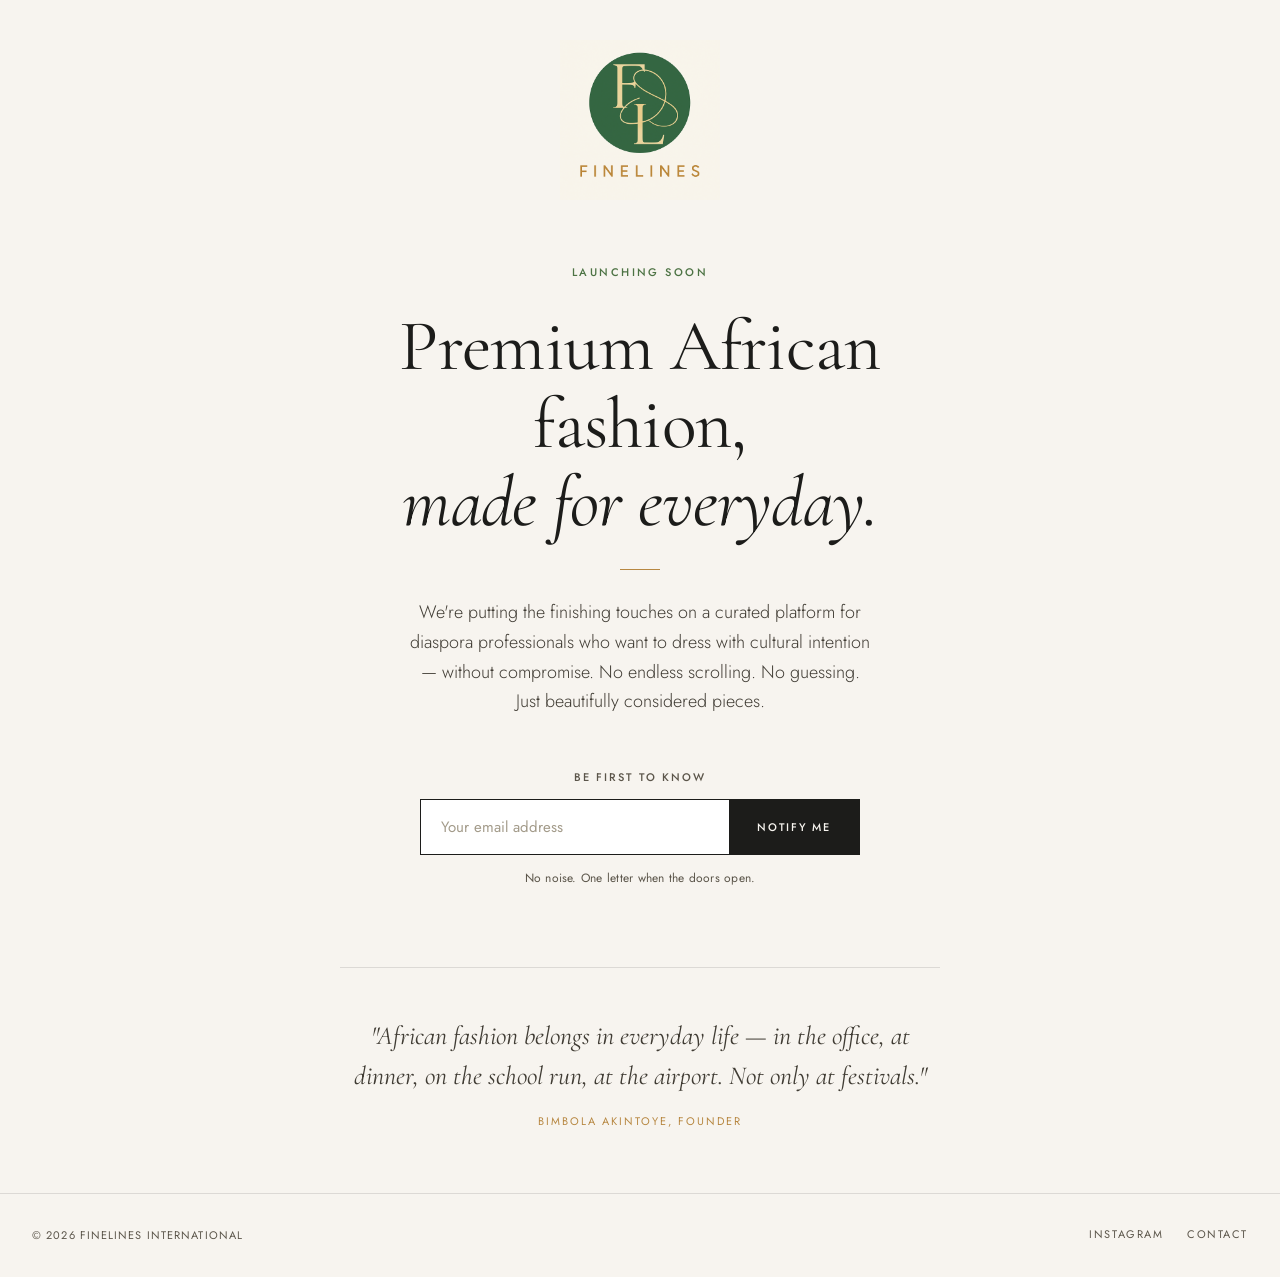
<file: coming-soon.html>
<!doctype html>
<html lang="en">
<head>
  <meta charset="utf-8">
  <meta name="viewport" content="width=device-width, initial-scale=1">
  <title>Finelines — Coming Soon</title>
  <meta name="description" content="The global home of premium African fashion. Curated for the diaspora professional. Launching soon.">

  <!-- Open Graph -->
  <meta property="og:title" content="Finelines — Coming Soon">
  <meta property="og:description" content="The global home of premium African fashion. Curated for the diaspora professional.">
  <meta property="og:type" content="website">

  <link rel="preconnect" href="https://fonts.googleapis.com">
  <link rel="preconnect" href="https://fonts.gstatic.com" crossorigin>
  <link href="https://fonts.googleapis.com/css2?family=Cormorant+Garamond:ital,wght@0,400;0,500;1,400;1,500&family=Jost:wght@300;400;500&display=swap" rel="stylesheet">

  <style>
    *, *::before, *::after { box-sizing: border-box; margin: 0; padding: 0; }

    :root {
      --ivory:      #f7f4ef;
      --ivory-deep: #ede8df;
      --ink:        #1c1c1a;
      --olive:      #4d7344;
      --olive-deep: #324a2d;
      --bronze:     #b78741;
      --paper-600:  #5b554a;
      --paper-700:  #403c34;
      --border:     rgba(28,28,26,0.12);
      --ease:       cubic-bezier(0.2, 0.6, 0.2, 1);
    }

    html, body {
      height: 100%;
      background: var(--ivory);
      color: var(--ink);
      font-family: 'Jost', 'Helvetica Neue', system-ui, sans-serif;
      font-weight: 400;
      -webkit-font-smoothing: antialiased;
      text-rendering: optimizeLegibility;
    }

    /* ── Layout ── */
    .cs-wrap {
      min-height: 100vh;
      display: grid;
      grid-template-rows: auto 1fr auto;
    }

    /* ── Top bar ── */
    .cs-top {
      display: flex;
      justify-content: center;
      align-items: center;
      padding: 40px 32px 0;
    }

    /* ── Logo ── */
    .cs-logo { text-decoration: none; display: inline-block; }
    .cs-logo img { height: clamp(100px, 14vw, 160px); width: auto; display: block; }

    /* ── Main content ── */
    .cs-main {
      display: flex;
      flex-direction: column;
      align-items: center;
      justify-content: center;
      padding: 64px 32px;
      text-align: center;
    }

    .cs-eyebrow {
      font-size: 11px;
      font-weight: 500;
      letter-spacing: 0.22em;
      text-transform: uppercase;
      color: var(--olive);
      margin-bottom: 28px;
    }

    .cs-headline {
      font-family: 'Cormorant Garamond', Georgia, serif;
      font-size: clamp(36px, 6vw, 72px);
      font-weight: 400;
      line-height: 1.08;
      letter-spacing: -0.01em;
      color: var(--ink);
      max-width: 18ch;
      margin-bottom: 28px;
    }
    .cs-headline em { font-style: italic; }

    .cs-divider {
      width: 40px;
      height: 1px;
      background: var(--bronze);
      margin: 0 auto 28px;
    }

    .cs-body {
      font-size: clamp(15px, 1.6vw, 18px);
      line-height: 1.65;
      color: var(--paper-700);
      max-width: 46ch;
      margin-bottom: 52px;
      font-weight: 300;
    }

    /* ── Email form ── */
    .cs-form-label {
      font-size: 11px;
      font-weight: 500;
      letter-spacing: 0.18em;
      text-transform: uppercase;
      color: var(--paper-600);
      margin-bottom: 14px;
    }

    .cs-form {
      display: flex;
      width: 100%;
      max-width: 440px;
      border: 1px solid var(--ink);
    }

    .cs-form input {
      flex: 1;
      border: 0;
      background: #fff;
      padding: 16px 20px;
      font: 400 15px/1 'Jost', sans-serif;
      color: var(--ink);
      outline: 0;
    }
    .cs-form input::placeholder { color: #a39b8a; }

    .cs-form button {
      border: 0;
      background: var(--ink);
      color: var(--ivory);
      padding: 0 28px;
      font: 500 11px/1 'Jost', sans-serif;
      letter-spacing: 0.16em;
      text-transform: uppercase;
      cursor: pointer;
      white-space: nowrap;
      transition: background 240ms var(--ease);
    }
    .cs-form button:hover { background: var(--olive-deep); }

    .cs-thanks {
      display: none;
      align-items: center;
      gap: 10px;
      font-size: 14px;
      color: var(--olive-deep);
      padding: 16px 22px;
      border: 1px solid var(--olive);
      background: #f1f4ee;
      max-width: 440px;
      width: 100%;
    }
    .cs-thanks .tick {
      background: var(--olive);
      color: var(--ivory);
      width: 22px;
      height: 22px;
      border-radius: 999px;
      display: grid;
      place-items: center;
      font-size: 12px;
      flex-shrink: 0;
    }
    .cs-thanks.is-visible { display: flex; }

    .cs-note {
      margin-top: 14px;
      font-size: 12px;
      color: var(--paper-600);
      letter-spacing: 0.02em;
    }

    /* ── Manifesto strip ── */
    .cs-manifesto {
      margin-top: 80px;
      padding-top: 48px;
      border-top: 1px solid var(--border);
      max-width: 600px;
      width: 100%;
    }

    .cs-manifesto p {
      font-family: 'Cormorant Garamond', Georgia, serif;
      font-size: clamp(18px, 2.4vw, 26px);
      font-weight: 400;
      line-height: 1.55;
      color: var(--paper-700);
      font-style: italic;
    }

    .cs-manifesto cite {
      display: block;
      margin-top: 16px;
      font-family: 'Jost', sans-serif;
      font-style: normal;
      font-size: 11px;
      letter-spacing: 0.18em;
      text-transform: uppercase;
      color: var(--bronze);
    }

    /* ── Footer ── */
    .cs-footer {
      padding: 32px;
      display: flex;
      justify-content: space-between;
      align-items: center;
      border-top: 1px solid var(--border);
      flex-wrap: wrap;
      gap: 12px;
    }

    .cs-footer-copy {
      font-size: 11px;
      letter-spacing: 0.10em;
      text-transform: uppercase;
      color: var(--paper-600);
    }

    .cs-footer-links {
      display: flex;
      gap: 24px;
    }

    .cs-footer-links a {
      font-size: 11px;
      letter-spacing: 0.14em;
      text-transform: uppercase;
      color: var(--paper-600);
      text-decoration: none;
      border-bottom: 1px solid transparent;
      padding-bottom: 2px;
      transition: color 160ms var(--ease), border-color 160ms var(--ease);
    }
    .cs-footer-links a:hover {
      color: var(--ink);
      border-color: var(--ink);
    }

    /* ── Responsive ── */
    @media (max-width: 600px) {
      .cs-top { padding: 32px 24px 0; }
      .cs-main { padding: 48px 24px; }
      .cs-form { flex-direction: column; }
      .cs-form input { border-bottom: 1px solid var(--border); }
      .cs-form button { padding: 16px; }
      .cs-footer { justify-content: center; text-align: center; }
      .cs-footer-links { justify-content: center; }
    }

    @media (prefers-reduced-motion: reduce) {
      *, *::before, *::after { transition-duration: 0ms !important; }
    }
  </style>
</head>
<body>

<div class="cs-wrap">

  <!-- Logo -->
  <header class="cs-top">
    <a class="cs-logo" href="#" aria-label="Finelines"><img src="assets/finelines-logo.png" alt="Finelines"></a>
  </header>

  <!-- Main -->
  <main class="cs-main">
    <p class="cs-eyebrow">Launching soon</p>

    <h1 class="cs-headline">
      Premium African fashion,<br>
      <em>made for everyday.</em>
    </h1>

    <div class="cs-divider"></div>

    <p class="cs-body">
      We're putting the finishing touches on a curated platform for diaspora professionals
      who want to dress with cultural intention — without compromise.
      No endless scrolling. No guessing. Just beautifully considered pieces.
    </p>

    <p class="cs-form-label">Be first to know</p>

    <form class="cs-form" id="cs-form" novalidate>
      <input type="email" id="cs-email" placeholder="Your email address" aria-label="Email address" autocomplete="email">
      <button type="submit">Notify me</button>
    </form>

    <div class="cs-thanks" id="cs-thanks">
      <span class="tick">✓</span>
      You're on the list. We'll write when we're ready.
    </div>

    <p class="cs-note">No noise. One letter when the doors open.</p>

    <div class="cs-manifesto">
      <p>"African fashion belongs in everyday life — in the office, at dinner,
      on the school run, at the airport. Not only at festivals."</p>
      <cite>Bimbola Akintoye, Founder</cite>
    </div>
  </main>

  <!-- Footer -->
  <footer class="cs-footer">
    <span class="cs-footer-copy">© 2026 Finelines International</span>
    <div class="cs-footer-links">
      <a href="https://instagram.com/finelines_uk" target="_blank" rel="noopener">Instagram</a>
      <a href="mailto:info@shopfinelines.com">Contact</a>
    </div>
  </footer>

</div>

<script>
  const form   = document.getElementById('cs-form');
  const thanks = document.getElementById('cs-thanks');
  const note   = document.querySelector('.cs-note');
  const btn    = form.querySelector('button');

  form.addEventListener('submit', async (e) => {
    e.preventDefault();
    const email = document.getElementById('cs-email').value.trim();
    if (!email || !email.includes('@')) return;

    btn.textContent = '...';
    btn.disabled = true;

    try {
      const res = await fetch('subscribe.php', {
        method:  'POST',
        headers: { 'Content-Type': 'application/json' },
        body:    JSON.stringify({ email }),
      });
      const data = await res.json();
      if (data.ok) {
        form.style.display = 'none';
        note.style.display = 'none';
        thanks.classList.add('is-visible');
      } else {
        btn.textContent = 'Try again';
        btn.disabled = false;
        console.error(data.error);
      }
    } catch (err) {
      btn.textContent = 'Try again';
      btn.disabled = false;
    }
  });
</script>

</body>
</html>
</file>
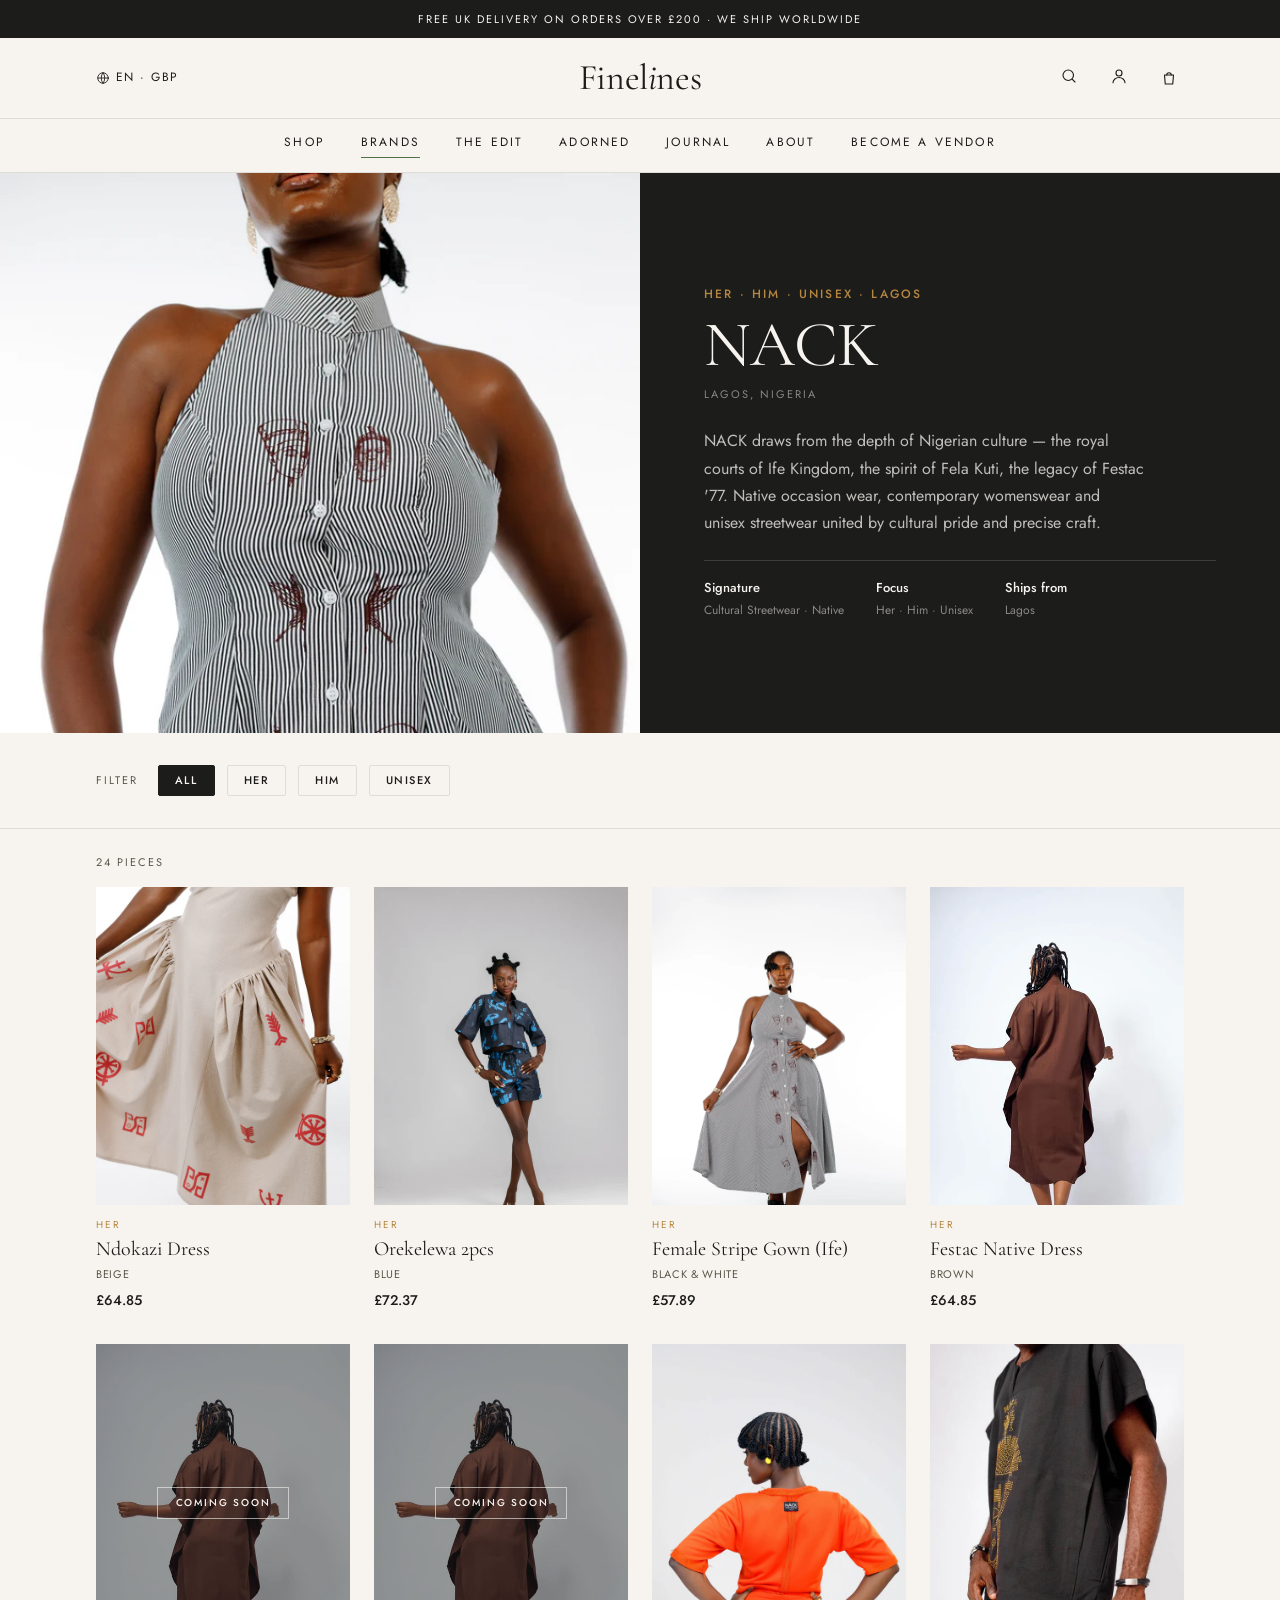
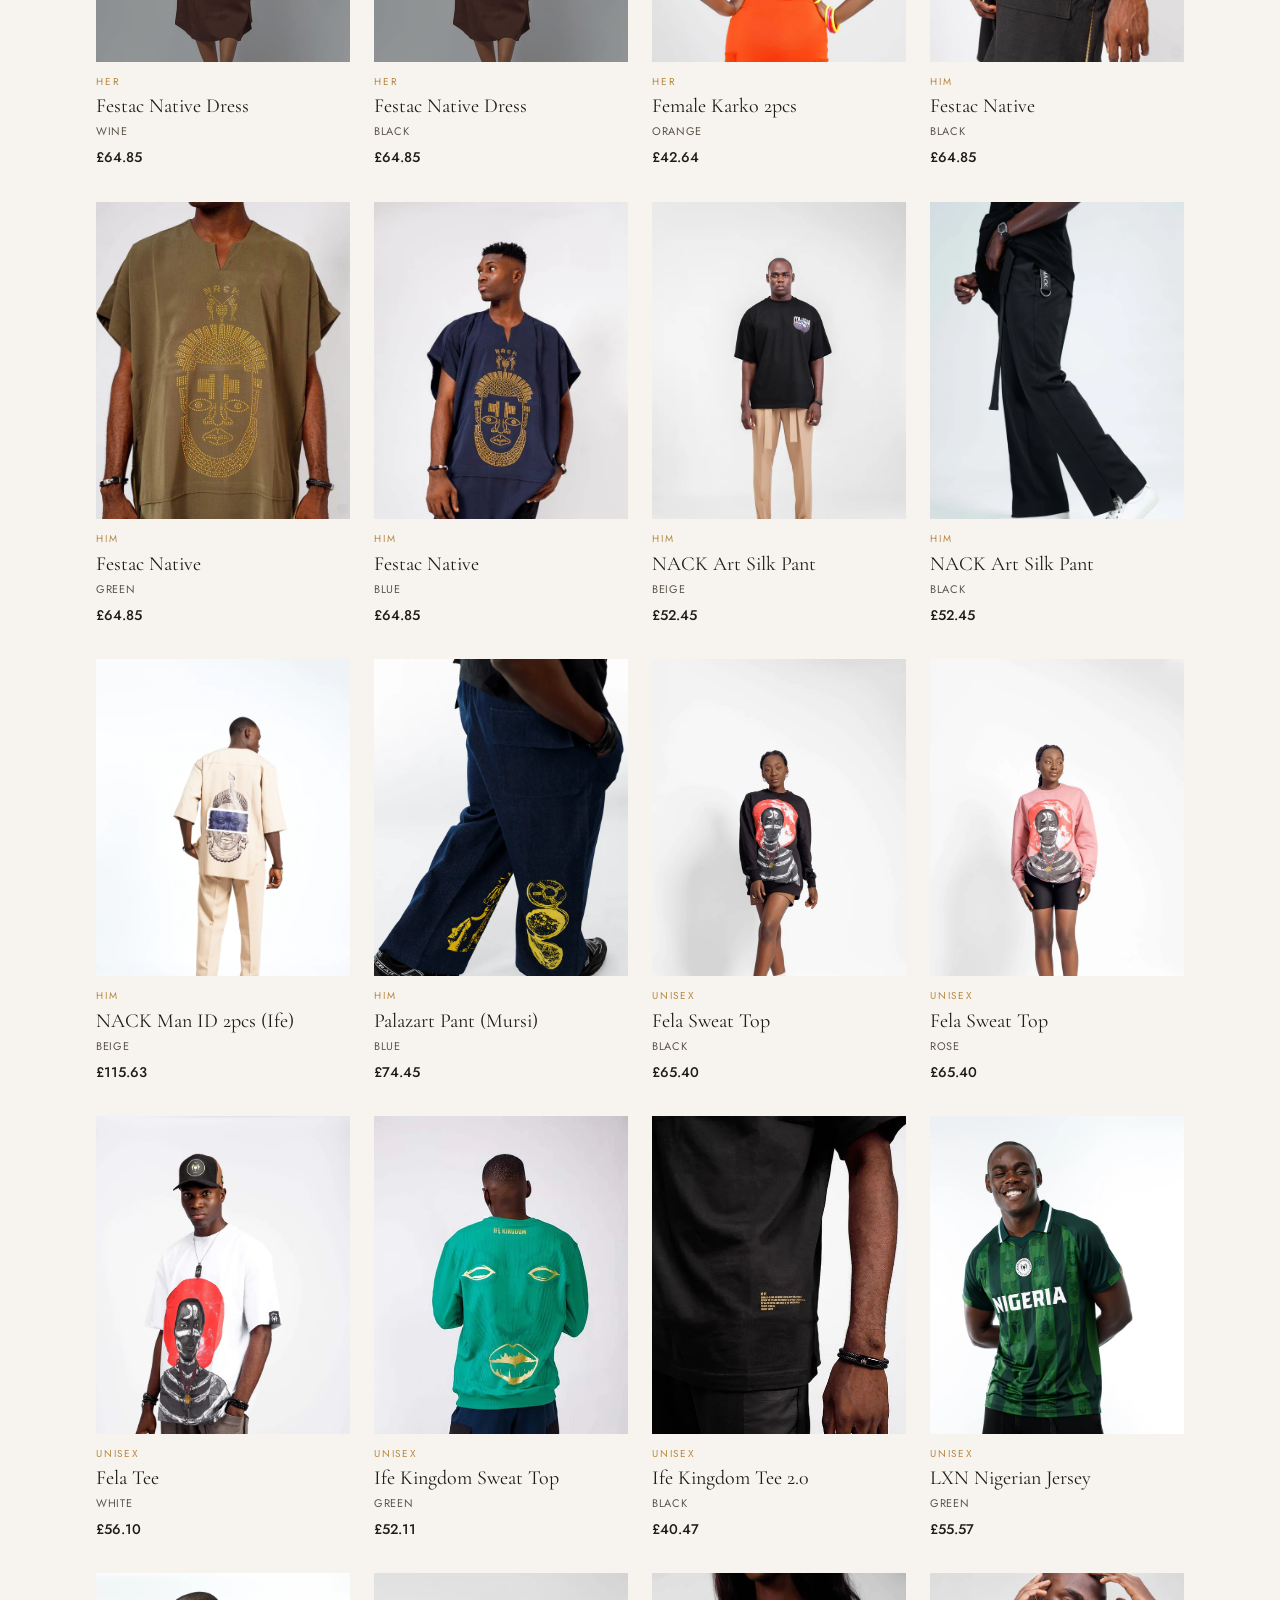
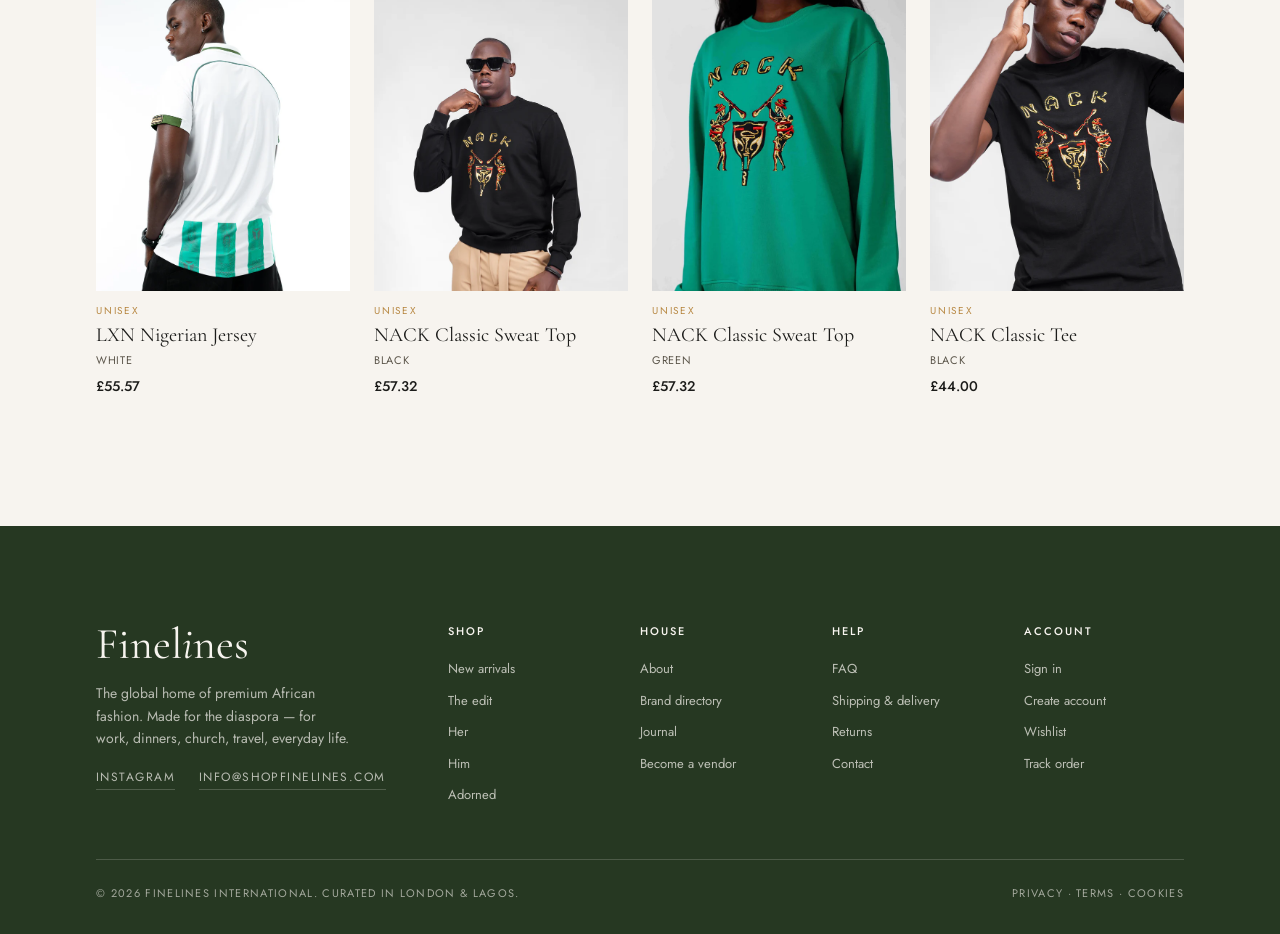
<file: nack.html>
<!doctype html>
<html lang="en">
<head>
  <meta charset="utf-8">
  <meta name="viewport" content="width=device-width, initial-scale=1">
  <title>NACK — Brand — Finelines</title>
  <meta name="description" content="Lagos-born fashion brand drawing from Nigeria's cultural landscape — from the royal courts of Ife to Fela Kuti. Native wear, womenswear and unisex streetwear.">
  <link rel="icon" type="image/svg+xml" href="assets/logo-monogram-finelines.svg">
  <link rel="stylesheet" href="colors_and_type.css">
  <link rel="stylesheet" href="homepage.css">
  <style>
    /* ── Brand hero ── */
    .br-hero {
      display: grid;
      grid-template-columns: 1fr 1fr;
      min-height: 560px;
      max-width: var(--page-max);
      margin: 0 auto;
    }
    .br-hero-img {
      background-size: cover;
      background-position: center top;
      min-height: 480px;
    }
    .br-hero-content {
      background: var(--ink);
      padding: var(--space-9) var(--space-8);
      display: flex;
      flex-direction: column;
      justify-content: center;
      gap: var(--space-5);
    }
    .br-hero-eyebrow { color: var(--bronze-500); }
    .br-hero-name {
      font-family: var(--font-display);
      font-size: clamp(48px, 5vw, 80px);
      line-height: 1.0;
      letter-spacing: -0.01em;
      color: var(--ivory);
    }
    .br-hero-location {
      font-size: 11px;
      letter-spacing: var(--tracking-eyebrow);
      text-transform: uppercase;
      color: rgba(247,244,239,0.5);
    }
    .br-hero-desc {
      font-size: 16px;
      line-height: 1.7;
      color: rgba(247,244,239,0.75);
      max-width: 44ch;
    }
    .br-hero-meta {
      display: flex;
      gap: var(--space-6);
      padding-top: var(--space-4);
      border-top: 1px solid rgba(247,244,239,0.15);
      flex-wrap: wrap;
    }
    .br-hero-meta-item { font-size: 12px; color: rgba(247,244,239,0.5); }
    .br-hero-meta-item strong { display: block; font-weight: 500; color: var(--ivory); font-size: 13px; margin-bottom: 2px; }

    /* ── Filters ── */
    .br-filters {
      max-width: var(--page-max);
      margin: 0 auto;
      padding: var(--space-6) var(--gutter);
      display: flex;
      gap: var(--space-3);
      align-items: center;
      border-bottom: 1px solid var(--border);
      flex-wrap: wrap;
    }
    .br-filter-label {
      font-size: 11px;
      letter-spacing: var(--tracking-eyebrow);
      text-transform: uppercase;
      color: var(--fg-muted);
      margin-right: var(--space-2);
    }
    .br-filter-btn {
      background: transparent;
      border: 1px solid var(--border);
      color: var(--ink);
      font: 500 11px/1 var(--font-sans);
      letter-spacing: var(--tracking-button);
      text-transform: uppercase;
      padding: 9px 16px;
      cursor: pointer;
      border-radius: var(--radius-sm);
      transition: background var(--dur-fast) var(--ease), border-color var(--dur-fast) var(--ease);
    }
    .br-filter-btn:hover,
    .br-filter-btn.is-active {
      background: var(--ink);
      color: var(--ivory);
      border-color: var(--ink);
    }

    /* ── Product grid ── */
    .br-count {
      max-width: var(--page-max);
      margin: 0 auto;
      padding: var(--space-5) var(--gutter) var(--space-4);
      font-size: 11px;
      letter-spacing: var(--tracking-eyebrow);
      text-transform: uppercase;
      color: var(--fg-muted);
    }
    .br-grid {
      max-width: var(--page-max);
      margin: 0 auto;
      padding: 0 var(--gutter) var(--space-10);
      display: grid;
      grid-template-columns: repeat(4, 1fr);
      gap: var(--space-6) var(--space-5);
    }
    .br-card {
      display: flex;
      flex-direction: column;
    }
    .br-card-img-wrap {
      aspect-ratio: 4/5;
      position: relative;
      overflow: hidden;
      background: var(--bone);
    }
    .br-card-img,
    .br-card-img-alt {
      position: absolute;
      inset: 0;
      background-size: cover;
      background-position: center top;
      transition: opacity var(--dur-image) var(--ease);
    }
    .br-card-img-alt { opacity: 0; }
    .br-card:hover .br-card-img-alt { opacity: 1; }
    .br-card-body { padding-top: var(--space-3); }
    .br-card-section {
      font-size: 10px;
      letter-spacing: var(--tracking-eyebrow);
      text-transform: uppercase;
      color: var(--bronze-500);
      margin-bottom: 5px;
    }
    .br-card-name {
      font-family: var(--font-display);
      font-size: 20px;
      line-height: 1.15;
      color: var(--ink);
    }
    .br-card-colour {
      font-size: 11px;
      letter-spacing: 0.06em;
      text-transform: uppercase;
      color: var(--fg-muted);
      margin-top: 4px;
    }
    .br-card-price {
      font-size: 14px;
      font-weight: 500;
      color: var(--ink);
      margin-top: 6px;
    }
    .br-card-sizes {
      display: flex;
      flex-wrap: wrap;
      gap: 6px;
      margin-top: var(--space-3);
    }
    .sz-btn {
      background: transparent;
      border: 1px solid var(--border-strong);
      color: var(--ink);
      font: 500 10px/1 var(--font-sans);
      letter-spacing: 0.08em;
      padding: 6px 10px;
      cursor: pointer;
      border-radius: var(--radius-sm);
      transition: background var(--dur-fast) var(--ease), border-color var(--dur-fast) var(--ease), color var(--dur-fast) var(--ease);
    }
    .sz-btn:hover { background: var(--ivory-deep); }
    .sz-btn.is-selected { background: var(--ink); color: var(--ivory); border-color: var(--ink); }
    @keyframes shake { 0%,100%{transform:translateX(0)} 20%{transform:translateX(-4px)} 40%{transform:translateX(4px)} 60%{transform:translateX(-3px)} 80%{transform:translateX(3px)} }
    .sz-btn.needs-size { animation: shake 0.35s ease; border-color: var(--bronze-500); }
    .br-add-btn {
      margin-top: var(--space-3);
      width: 100%;
      background: var(--ink);
      color: var(--ivory);
      border: 0;
      font: 500 11px/1 var(--font-sans);
      letter-spacing: var(--tracking-button);
      text-transform: uppercase;
      padding: 14px 0;
      cursor: pointer;
      border-radius: var(--radius-sm);
      transition: background var(--dur-fast) var(--ease);
    }
    .br-add-btn:hover { background: var(--olive-600); }
    .br-add-btn.is-added { background: var(--olive-500); }
    .br-add-btn:disabled { background: var(--paper-300); color: var(--paper-500); cursor: default; }
    .br-cs-overlay {
      position: absolute;
      inset: 0;
      background: rgba(28,28,26,0.45);
      display: flex;
      align-items: center;
      justify-content: center;
    }
    .br-cs-label {
      font: 500 10px/1 var(--font-sans);
      letter-spacing: var(--tracking-eyebrow);
      text-transform: uppercase;
      color: var(--ivory);
      border: 1px solid rgba(247,244,239,0.6);
      padding: 10px 18px;
    }

    /* ── Product drawer ── */
    .pd-overlay {
      position: fixed; inset: 0;
      background: rgba(28,28,26,0.4);
      opacity: 0; pointer-events: none;
      transition: opacity var(--dur-base) var(--ease);
      z-index: 200;
    }
    .pd-overlay.is-open { opacity: 1; pointer-events: all; }
    .pd-drawer {
      position: fixed; top: 0; right: 0; bottom: 0;
      width: 480px; max-width: 100vw;
      background: var(--ivory);
      transform: translateX(100%);
      transition: transform var(--dur-slow) var(--ease);
      z-index: 201;
      display: flex; flex-direction: column;
      overflow-y: auto;
    }
    .pd-drawer.is-open { transform: translateX(0); }
    .pd-close {
      position: absolute; top: 16px; right: 16px;
      background: transparent; border: 0; cursor: pointer;
      color: var(--ink); padding: 8px; z-index: 2;
    }
    .pd-images { flex-shrink: 0; }
    .pd-img-main {
      width: 100%; aspect-ratio: 4/5;
      background-size: cover; background-position: center top;
      background-color: var(--bone);
      transition: background-image var(--dur-slow) var(--ease);
    }
    .pd-thumbs {
      display: flex; gap: 6px; padding: 10px 20px;
      background: var(--ivory-deep);
    }
    .pd-thumb {
      width: 56px; height: 70px; flex-shrink: 0;
      background-size: cover; background-position: center top;
      background-color: var(--bone);
      cursor: pointer; border: 2px solid transparent;
      transition: border-color var(--dur-fast) var(--ease);
    }
    .pd-thumb.is-active { border-color: var(--ink); }
    .pd-content { padding: var(--space-6); display: flex; flex-direction: column; gap: var(--space-4); }
    .pd-section-label {
      font-size: 10px; letter-spacing: var(--tracking-eyebrow);
      text-transform: uppercase; color: var(--bronze-500);
    }
    .pd-name { font-family: var(--font-display); font-size: 32px; line-height: 1.05; color: var(--ink); }
    .pd-colour { font-size: 11px; letter-spacing: 0.06em; text-transform: uppercase; color: var(--fg-muted); margin-top: -8px; }
    .pd-price { font-size: 18px; font-weight: 500; color: var(--ink); }
    .pd-desc { font-size: 14px; line-height: 1.7; color: var(--paper-700); border-top: 1px solid var(--border); padding-top: var(--space-4); max-width: 100%; }
    .pd-fabric-row {
      font-size: 12px; color: var(--fg-muted);
      display: flex; gap: var(--space-4); flex-wrap: wrap;
    }
    .pd-fabric-row span strong { display: block; color: var(--ink); font-weight: 500; margin-bottom: 2px; }
    .pd-sizes-label { font-size: 11px; letter-spacing: var(--tracking-eyebrow); text-transform: uppercase; color: var(--fg-muted); }
    .pd-sizes { display: flex; flex-wrap: wrap; gap: 8px; }
    .pd-sizes .sz-btn { padding: 10px 16px; font-size: 11px; }
    .pd-add-btn {
      width: 100%; background: var(--ink); color: var(--ivory); border: 0;
      font: 500 12px/1 var(--font-sans); letter-spacing: var(--tracking-button);
      text-transform: uppercase; padding: 18px 0; cursor: pointer;
      border-radius: var(--radius-sm); margin-top: var(--space-2);
      transition: background var(--dur-fast) var(--ease);
    }
    .pd-add-btn:hover { background: var(--olive-600); }
    .pd-add-btn.is-added { background: var(--olive-500); }
    .pd-add-btn:disabled { background: var(--paper-300); color: var(--paper-500); cursor: default; }
    @media (max-width: 520px) { .pd-drawer { width: 100vw; } }

    /* ── Responsive ── */
    @media (max-width: 1200px) {
      .br-grid { grid-template-columns: repeat(3, 1fr); }
    }
    @media (max-width: 900px) {
      .br-hero { grid-template-columns: 1fr; }
      .br-hero-img { min-height: 380px; }
      .br-hero-content { padding: var(--space-7) var(--space-6); }
      .br-grid { grid-template-columns: repeat(2, 1fr); padding: 0 var(--gutter-sm) var(--space-9); }
      .br-filters { padding: var(--space-5) var(--gutter-sm); }
      .br-count { padding: var(--space-5) var(--gutter-sm) var(--space-3); }
    }
    @media (max-width: 560px) {
      .br-grid { gap: var(--space-4) var(--space-3); }
    }
  </style>
</head>
<body>

<!-- HEADER -->
<header class="fl-header" id="site-header">
  <div class="fl-announcement">Free UK delivery on orders over £200 · We ship worldwide</div>
  <div class="fl-nav">
    <div class="fl-nav-left">
      <button class="fl-icon-btn fl-nav-burger" aria-label="Menu">
        <svg width="18" height="18" viewBox="0 0 24 24" fill="none" stroke="currentColor" stroke-width="1.5" stroke-linecap="round" stroke-linejoin="round"><path d="M3 6h18M3 12h18M3 18h18"/></svg>
      </button>
      <a class="fl-nav-link">
        <svg width="14" height="14" viewBox="0 0 24 24" fill="none" stroke="currentColor" stroke-width="1.5" stroke-linecap="round" stroke-linejoin="round"><circle cx="12" cy="12" r="9"/><path d="M3 12h18"/><path d="M12 3a14 14 0 0 1 0 18M12 3a14 14 0 0 0 0 18"/></svg>
        <span>EN · GBP</span>
      </a>
    </div>
    <a class="fl-wordmark" href="index.html" aria-label="Finelines home">Finel<em>i</em>nes</a>
    <div class="fl-nav-right">
      <button class="fl-icon-btn" aria-label="Search">
        <svg width="18" height="18" viewBox="0 0 24 24" fill="none" stroke="currentColor" stroke-width="1.5" stroke-linecap="round" stroke-linejoin="round"><circle cx="11" cy="11" r="7"/><path d="m20 20-3.5-3.5"/></svg>
      </button>
      <button class="fl-icon-btn" aria-label="Account">
        <svg width="18" height="18" viewBox="0 0 24 24" fill="none" stroke="currentColor" stroke-width="1.5" stroke-linecap="round" stroke-linejoin="round"><circle cx="12" cy="8" r="4"/><path d="M4 21c0-4 4-7 8-7s8 3 8 7"/></svg>
      </button>
      <a href="cart.html" class="fl-icon-btn fl-cart-btn" aria-label="Bag" style="position:relative;display:inline-flex;align-items:center;justify-content:center">
        <svg width="18" height="18" viewBox="0 0 24 24" fill="none" stroke="currentColor" stroke-width="1.5" stroke-linecap="round" stroke-linejoin="round"><path d="M6 8h12l-1 12H7Z"/><path d="M9 8a3 3 0 0 1 6 0"/></svg>
        <span class="fl-cart-badge">0</span>
      </a>
    </div>
  </div>
  <nav class="fl-subnav">
    <a href="#" class="fl-subnav-link">Shop</a>
    <a href="brands.html" class="fl-subnav-link is-active">Brands</a>
    <a href="#" class="fl-subnav-link">The edit</a>
    <a href="#" class="fl-subnav-link">Adorned</a>
    <a href="#" class="fl-subnav-link">Journal</a>
    <a href="#" class="fl-subnav-link">About</a>
    <a href="#" class="fl-subnav-link">Become a vendor</a>
  </nav>
</header>

<main>

  <!-- BRAND HERO -->
  <div class="br-hero">
    <div class="br-hero-img" style="background-image:url('assets/brands/nack/her/STRIPE GOWN (IFE)(2).webp')"></div>
    <div class="br-hero-content">
      <div>
        <div class="eyebrow br-hero-eyebrow" style="margin-bottom:var(--space-2)">Her · Him · Unisex · Lagos</div>
        <div class="br-hero-name">NACK</div>
        <div class="br-hero-location" style="margin-top:8px">Lagos, Nigeria</div>
      </div>
      <p class="br-hero-desc">
        NACK draws from the depth of Nigerian culture — the royal courts of Ife Kingdom, the spirit of Fela Kuti, the legacy of Festac '77. Native occasion wear, contemporary womenswear and unisex streetwear united by cultural pride and precise craft.
      </p>
      <div class="br-hero-meta">
        <div class="br-hero-meta-item"><strong>Signature</strong>Cultural Streetwear · Native</div>
        <div class="br-hero-meta-item"><strong>Focus</strong>Her · Him · Unisex</div>
        <div class="br-hero-meta-item"><strong>Ships from</strong>Lagos</div>
      </div>
    </div>
  </div>

  <!-- FILTERS -->
  <div class="br-filters">
    <span class="br-filter-label">Filter</span>
    <button class="br-filter-btn is-active" data-filter="all">All</button>
    <button class="br-filter-btn" data-filter="her">Her</button>
    <button class="br-filter-btn" data-filter="him">Him</button>
    <button class="br-filter-btn" data-filter="unisex">Unisex</button>
  </div>

  <!-- PRODUCT COUNT -->
  <div class="br-count" id="br-count"></div>

  <!-- PRODUCT GRID -->
  <div class="br-grid" id="br-grid"></div>

</main>

<!-- FOOTER -->
<footer class="fl-footer">
  <div class="fl-footer-inner">
    <div class="fl-footer-grid">
      <div class="fl-footer-brand">
        <div class="fl-footer-wordmark">Finel<em>i</em>nes</div>
        <p>The global home of premium African fashion. Made for the diaspora — for work, dinners, church, travel, everyday life.</p>
        <div class="fl-footer-social">
          <a href="https://instagram.com/finelines_uk" target="_blank" rel="noopener">Instagram</a>
          <a href="mailto:info@shopfinelines.com">info@shopfinelines.com</a>
        </div>
      </div>
      <div>
        <h5>Shop</h5>
        <ul><li><a href="#">New arrivals</a></li><li><a href="#">The edit</a></li><li><a href="#">Her</a></li><li><a href="#">Him</a></li><li><a href="#">Adorned</a></li></ul>
      </div>
      <div>
        <h5>House</h5>
        <ul><li><a href="#">About</a></li><li><a href="brands.html">Brand directory</a></li><li><a href="#">Journal</a></li><li><a href="#">Become a vendor</a></li></ul>
      </div>
      <div>
        <h5>Help</h5>
        <ul><li><a href="#">FAQ</a></li><li><a href="#">Shipping &amp; delivery</a></li><li><a href="#">Returns</a></li><li><a href="#">Contact</a></li></ul>
      </div>
      <div>
        <h5>Account</h5>
        <ul><li><a href="#">Sign in</a></li><li><a href="#">Create account</a></li><li><a href="#">Wishlist</a></li><li><a href="#">Track order</a></li></ul>
      </div>
    </div>
    <div class="fl-footer-legal">
      <span>© 2026 Finelines International. Curated in London &amp; Lagos.</span>
      <span><a href="#">Privacy</a> · <a href="#">Terms</a> · <a href="#">Cookies</a></span>
    </div>
  </div>
</footer>

<!-- PRODUCT DRAWER -->
<div class="pd-overlay" id="pd-overlay"></div>
<aside class="pd-drawer" id="pd-drawer" aria-label="Product detail" role="dialog">
  <button class="pd-close" id="pd-close" aria-label="Close">
    <svg width="20" height="20" viewBox="0 0 24 24" fill="none" stroke="currentColor" stroke-width="1.5" stroke-linecap="round"><path d="M18 6 6 18M6 6l12 12"/></svg>
  </button>
  <div class="pd-images">
    <div class="pd-img-main" id="pd-img-main"></div>
    <div class="pd-thumbs" id="pd-thumbs"></div>
  </div>
  <div class="pd-content">
    <div class="pd-meta">
      <div class="pd-section-label" id="pd-section-label"></div>
      <div class="pd-name" id="pd-name"></div>
      <div class="pd-colour" id="pd-colour"></div>
      <div class="pd-price" id="pd-price"></div>
    </div>
    <p class="pd-desc" id="pd-desc"></p>
    <div class="pd-fabric-row" id="pd-fabric-row"></div>
    <div class="pd-sizes-label">Select size</div>
    <div class="pd-sizes" id="pd-sizes"></div>
    <button class="pd-add-btn" id="pd-add-btn">Add to bag</button>
  </div>
</aside>

<script>
  const header = document.getElementById('site-header');
  window.addEventListener('scroll', () => {
    header.classList.toggle('is-condensed', window.scrollY > 80);
  }, { passive: true });

  const BASE = 'assets/brands/nack/';
  const SECTION_LABELS = { her: 'Her', him: 'Him', unisex: 'Unisex' };

  const products = [
    // HER
    { name: 'Ndokazi Dress',           colour: 'Beige',         price: '£64.85', sizes: ['S','XL','2XL'],           section: 'her',    img: 'her/Ndokazi Dress.webp',                            alt: 'her/Ndokazi Dress(1).webp',
      desc: 'This dress honours the strength and grace of women who carry their heritage. A relaxed, flowing silhouette with a structured bodice crafted from breathable cotton. Nsibidi-inspired symbolic markings sweep across the flared skirt, creating movement while telling cultural stories. Halter neckline with open back, gathered skirt for volume, and functional side pockets. "Ndokazi" translates to made of the people, worn with power — a statement of belonging and cultural pride.',
      fabric: 'Cotton', fit: 'Flowy, relaxed with structured bodice', model: '5\'11" wearing Large' },
    { name: 'Orekelewa 2pcs',           colour: 'Blue',          price: '£72.37', sizes: ['S','M','L','XL'],              section: 'her',    img: 'her/Orekelewa 2pc.webp',                               alt: 'her/OREKELEWA 2PCS.webp',
      desc: 'A bold denim ensemble inspired by the Yoruba word "Orekelewa," meaning exceptional beauty. This 2-piece set fuses modern streetwear with African cultural pride, featuring scattered artistic text prints throughout. Relaxed-fit cropped shirt with flap pocket details, paired with high-waist drawstring shorts. All-over graphic print in electric blue — breathable, durable, and crafted to make a statement.',
      fabric: 'Premium blue denim', fit: 'Relaxed crop top, high-waist shorts' },

    { name: 'Female Stripe Gown (Ife)', colour: 'Black & White', price: '£57.89', sizes: ['S','M','L','XL'],              section: 'her',    img: 'her/STRIPE GOWN (IFE).webp',                           alt: 'her/STRIPE GOWN (IFE)(1).webp',
      desc: 'Drawing inspiration from the Yoruba civilisation and the ancient city of Ife, this gown features cultural embroidery motifs and delicate stripe patterns that elongate the frame and create a timeless aesthetic. A fluid silhouette with a structured bodice, front slit for enhanced movement, functional side pockets, and an adjustable tie-back detail for a cinched fit. Transitions effortlessly from daytime to evening.',
      fabric: 'Premium stripe cotton', fit: 'Relaxed, fluid silhouette', model: '5\'11" wearing Large' },

    { name: 'Festac Native Dress',      colour: 'Brown',         price: '£64.85', sizes: ['L','XL'],                      section: 'her',    img: 'her/Festac Native Dress.webp',                         alt: 'her/Festac Native Dress(2).webp',
      desc: 'A three-quarter length Danshiki dress featuring rhinestone detailing inspired by the Queen Idia Mask, celebrating the heritage of the Benin Kingdom. Step out in style and honour African history with this stunning and unique piece. The rhinestone embellishments add elegance while making a powerful statement of African identity. Also available in Wine and Black.',
      fabric: 'Danshiki fabric with rhinestone detailing', model: '5\'7" wearing Large' },

    { name: 'Festac Native Dress',      colour: 'Wine',          price: '£64.85', sizes: ['L','XL'],  comingSoon: true,   section: 'her',    img: 'her/Festac Native Dress.webp',
      desc: 'A three-quarter length Danshiki dress featuring rhinestone detailing inspired by the Queen Idia Mask, celebrating the heritage of the Benin Kingdom. The rhinestone embellishments add elegance while making a powerful statement of African identity. Image coming soon.',
      fabric: 'Danshiki fabric with rhinestone detailing' },

    { name: 'Festac Native Dress',      colour: 'Black',         price: '£64.85', sizes: ['L','XL'],  comingSoon: true,   section: 'her',    img: 'her/Festac Native Dress.webp',
      desc: 'A three-quarter length Danshiki dress featuring rhinestone detailing inspired by the Queen Idia Mask, celebrating the heritage of the Benin Kingdom. The rhinestone embellishments add elegance while making a powerful statement of African identity. Image coming soon.',
      fabric: 'Danshiki fabric with rhinestone detailing' },

    { name: 'Female Karko 2pcs',        colour: 'Orange',        price: '£42.64', sizes: ['S','M','L','XL','2XL'],        section: 'her',    img: 'her/Female Karko 2pcs in Orange.webp',                 alt: 'her/Female Karko 2pcs in Orange(1).webp',
      desc: '"She carries the legacy of the queens and warriors in her stride, grace in her posture, and the future in her eyes." A cropped top paired with a high-slit skirt, both featuring bold geometric prints rooted in African history and heritage. Designed for the contemporary woman who honours her ancestral roots while establishing her own identity.',
      fabric: 'Towel Back Jersey (French Cross)', fit: 'Cropped top with high-slit skirt' },

    // HIM
    { name: 'Festac Native',            colour: 'Black',         price: '£64.85', sizes: ['L','XL'],                      section: 'him',    img: 'him/Festac Native in Black.webp',                      alt: 'him/Festac Native in Black(1).webp',
      desc: 'A free-size Danshiki top honouring Queen Mother Idia\'s legacy from the Benin Empire. Rhinestone embellishments represent her iconic ivory mask, celebrating African heritage and history with every detail. A stunning homage to the legacy of Queen Mother Idia and her influential role in shaping the Benin Empire — wear it as a powerful statement of African identity. Also available in Green and Blue.',
      fabric: 'Danshiki with rhinestone detailing', fit: 'Free size', model: '6\'1" wearing Large' },

    { name: 'Festac Native',            colour: 'Green',         price: '£64.85', sizes: ['L','XL'],                      section: 'him',    img: 'him/Festac Native in Green.webp',                      alt: 'him/Festac Native in Green(1).webp',
      desc: 'A free-size Danshiki top honouring Queen Mother Idia\'s legacy from the Benin Empire. Rhinestone embellishments represent her iconic ivory mask, celebrating African heritage and history with every detail. Also available in Black and Blue.',
      fabric: 'Danshiki with rhinestone detailing', fit: 'Free size' },

    { name: 'Festac Native',            colour: 'Blue',          price: '£64.85', sizes: ['L','XL'],                      section: 'him',    img: 'him/Festac Native in Blue.webp',                       alt: 'him/Festac Native in Blue(1).webp',
      desc: 'A free-size Danshiki top honouring Queen Mother Idia\'s legacy from the Benin Empire. Rhinestone embellishments represent her iconic ivory mask, celebrating African heritage and history with every detail. Also available in Black and Green.',
      fabric: 'Danshiki with rhinestone detailing', fit: 'Free size' },

    { name: 'NACK Art Silk Pant',       colour: 'Beige',         price: '£52.45', sizes: ['S','M','L','XL','2XL'],        section: 'him',    img: 'him/NACK Art Silk Pant in Beige.webp',                 alt: 'him/NACK Art Silk Pant in Beige(1).webp',
      desc: 'A contemporary trouser blending minimalism with sophistication. Features a ribbon and ring detail at the waist alongside sleek side slits — designed for versatility across occasions, transitioning seamlessly from formal events to casual wear while maintaining timeless elegance. NACK ribbon detailing and D-ring at waist. Also available in Black.',
      fabric: 'Crepe', fit: 'Tailored slit pant' },

    { name: 'NACK Art Silk Pant',       colour: 'Black',         price: '£52.45', sizes: ['S','M','L','XL','2XL'],        section: 'him',    img: 'him/NACK Art Silk Pant in Black.webp',                 alt: 'him/NACK Art Silk Pant in Black(1).webp',
      desc: 'A contemporary trouser blending minimalism with sophistication. Features a ribbon and ring detail at the waist alongside sleek side slits — designed for versatility across occasions, transitioning seamlessly from formal events to casual wear while maintaining timeless elegance. NACK ribbon detailing and D-ring at waist. Also available in Beige.',
      fabric: 'Crepe', fit: 'Tailored slit pant' },

    { name: 'NACK Man ID 2pcs (Ife)',   colour: 'Beige',         price: '£115.63', sizes: ['M','L','XL','2XL'],           section: 'him',    img: 'him/NACK Man ID 2pcs 2.0 (Ife).webp',                  alt: 'him/NACK Man ID 2pcs 2.0 (Ife)(1).webp',
      desc: 'This two-piece ensemble draws from the Ife Kingdom\'s artistic heritage. Minimalist styling on the front is paired with an intricate and captivating mask print on the back — the mask artwork representing the ancient bronze sculpture traditions and cultural legacy of the Ife Kingdom. A top and slit pant in crepe, designed for a relaxed, comfortable fit. A tribute to African artistic heritage.',
      fabric: 'Crepe', fit: 'Relaxed top and slit pant' },

    { name: 'Palazart Pant (Mursi)',    colour: 'Blue',          price: '£74.45', sizes: ['S','M','L','XL'],              section: 'him',    img: 'him/Palazart Pant (Mursi).webp',                       alt: 'him/Palazart Pant (Mursi)(1).webp',
      desc: 'This denim pant draws inspiration from the Mursi tribe of Ethiopia\'s Omo Valley. A deep blue base adorned with intricate yellow patterns reflecting the tribe\'s artistic traditions and cultural heritage — appearing on both front and back as a wearable tribute to Mursi craftsmanship and individuality. The patterns symbolise the tribe\'s fearless self-expression and their distinctive artistic legacy.',
      fabric: 'Denim', fit: 'Wide leg' },

    // UNISEX
    { name: 'Fela Sweat Top',           colour: 'Black',         price: '£65.40', sizes: ['S','M','L','XL'],              section: 'unisex', img: 'unisex/Fela Sweat Top in Black.webp',                  alt: 'unisex/Fela Sweat Top in Black(1).webp',
      desc: 'A stylish sweatshirt honouring Afrobeat legend Fela Kuti, featuring graphics inspired by his music and cultural impact. Celebrate Fela\'s extraordinary talent while staying comfortable and fashionable. Crew neck, long sleeves, oversized fit. Also available in Rose.',
      fabric: '75% cotton, 20% polyester, 5% elastane', model: '5\'6" wearing Small' },

    { name: 'Fela Sweat Top',           colour: 'Rose',          price: '£65.40', sizes: ['S','M','L','XL'],              section: 'unisex', img: 'unisex/Fela Sweat Top in Rose.webp',                   alt: 'unisex/Fela Sweat Top in Rose(1).webp',
      desc: 'A stylish sweatshirt honouring Afrobeat legend Fela Kuti, featuring captivating graphics inspired by his iconic music and influence. Honour Fela Kuti\'s legacy through fashion with this bold, comfortable piece. Crew neck, long sleeves, oversized fit. Also available in Black.',
      fabric: '75% cotton, 20% polyester, 5% elastane' },

    { name: 'Fela Tee',                 colour: 'White',         price: '£56.10', sizes: ['M','L','XL'],                  section: 'unisex', img: 'unisex/Fela Tee in White.webp',                        alt: 'unisex/Fela Tee in White(1).webp',
      desc: 'A vibrant oversized T-shirt celebrating legendary musician Fela Kuti and Afrobeat culture. Featuring Afrobeat-inspired graphics as a tribute to the iconic artist\'s enduring influence on music and global culture. This is more than a tee — it\'s a statement of appreciation for African musical heritage and Kuti\'s revolutionary impact.',
      fabric: '95% cotton, 5% elastane', fit: 'Oversized' },

    { name: 'Ife Kingdom Sweat Top',    colour: 'Green',         price: '£52.11', sizes: ['S','M','L','XL','2XL'],        section: 'unisex', img: 'unisex/Ife Kingdom Sweat Top in Green.webp',           alt: 'unisex/Ife Kingdom Sweat Top in Green(1).webp',
      desc: 'Celebrating the historical legacy of the Ife Kingdom through design. Features an embroidered bronze head on the front and a mask print with historical context on the back. Warmth and cultural appreciation in one — honour African heritage while maintaining contemporary style. A wearable tribute to the kingdom\'s grandeur and rich history.',
      fabric: 'Cotton, polyester and elastane blend' },

    { name: 'Ife Kingdom Tee 2.0',      colour: 'Black',         price: '£40.47', sizes: ['M','L','XL'],                  section: 'unisex', img: 'unisex/Ife Kingdom Tee 2.0 in Black.webp',             alt: 'unisex/Ife Kingdom Tee 2.0 in Black(1).webp',
      desc: 'This tee pays homage to the Ife Kingdom\'s heritage through design. An intricate bronze head design at the front, and a striking mask print accompanied by a brief historical account on the back. Bridge the past and present — wear it to honour the kingdom\'s history and cultural heritage. Education and aesthetics in equal measure.',
      fabric: 'Cotton and elastane blend' },

    { name: 'LXN Nigerian Jersey',      colour: 'Green',         price: '£55.57', sizes: ['S','M','L','XL','2XL','3XL'], section: 'unisex', img: 'unisex/LXN Nigerian Jersey season 2 in Green.webp',     alt: 'unisex/LXN Nigerian Jersey season 2 in Green(1).webp',
      desc: 'A premium Nigerian jersey designed for extraordinary Nigerians and their community everywhere. A statement of pride, unity, and confidence — featuring bold green vertical stripes and heritage-inspired symbols woven into the fabric. Relaxed fit, breathable construction, and "NIGERIA" front detailing that blends culture, identity, and modern streetwear style. Also available in White.',
      fabric: 'Polyester — breathable, lightweight, durable', fit: 'Relaxed' },

    { name: 'LXN Nigerian Jersey',      colour: 'White',         price: '£55.57', sizes: ['S','M','L','XL','2XL','3XL'], section: 'unisex', img: 'unisex/LXN Nigerian Jersey season 2 in White.webp',     alt: 'unisex/LXN Nigerian Jersey season 2 in White(1).webp',
      desc: 'A premium Nigerian jersey designed for extraordinary Nigerians and their community everywhere. A statement of pride, unity, and confidence — featuring heritage-inspired symbols woven into the fabric. Relaxed fit, breathable construction, and "NIGERIA" front detailing that blends culture, identity, and modern streetwear style. Also available in Green.',
      fabric: 'Polyester — breathable, lightweight, durable', fit: 'Relaxed' },

    { name: 'NACK Classic Sweat Top',   colour: 'Black',         price: '£57.32', sizes: ['S','M','L','XL','2XL'],        section: 'unisex', img: 'unisex/NACK Classic Sweat Top in Black.webp',          alt: 'unisex/NACK Classic Sweat Top in Black(1).webp',
      desc: 'Commemorating 15 years of NACK with an iconic logo at the centre and a distinctive "15" symbol in Nsibidi script on the back — honouring the ancient and profound wisdom of the African continent, representing the strength and beauty of its people. Wear this top as a proud ambassador of African culture. Also available in Green.',
      fabric: '75% cotton, 20% polyester, 5% elastane', model: '5\'10" wearing Medium' },

    { name: 'NACK Classic Sweat Top',   colour: 'Green',         price: '£57.32', sizes: ['S','M','L','XL','2XL'],        section: 'unisex', img: 'unisex/NACK Classic Sweat Top in Green.webp',          alt: 'unisex/NACK Classic Sweat Top in Green(1).webp',
      desc: 'Commemorating 15 years of NACK with an iconic logo at the centre and a distinctive "15" symbol in Nsibidi script on the back — honouring the ancient and profound wisdom of the African continent. Crew neck, long sleeves. Also available in Black.',
      fabric: '75% cotton, 20% polyester, 5% elastane' },

    { name: 'NACK Classic Tee',         colour: 'Black',         price: '£44.00', sizes: ['S','M','L','XL','2XL'],        section: 'unisex', img: 'unisex/NACK Classic Tee in Black.webp',                alt: 'unisex/NACK Classic Tee in Black(1).webp',
      desc: 'A commemorative shirt celebrating 15 years of NACK apparel. The brand logo at the centre alongside a "15" symbol rendered in Nsibidi — an ancient African writing system — pays tribute to the rich cultural history and heritage of Africa. 100% cotton, crew neck, short sleeves. A piece of the NACK legacy.',
      fabric: '100% cotton', model: '5\'9" wearing Small' },
  ];

  // ── Cart ──────────────────────────────────────────────
  let cart = JSON.parse(localStorage.getItem('fl_cart') || '[]');

  function saveCart() {
    localStorage.setItem('fl_cart', JSON.stringify(cart));
    const total = cart.reduce((n, i) => n + i.qty, 0);
    document.querySelectorAll('.fl-cart-badge').forEach(b => {
      b.textContent = total;
      b.style.display = total ? '' : 'none';
    });
  }

  function addToCart(p, size) {
    const key = p.name + '|' + p.colour + '|' + size;
    const existing = cart.find(i => i.key === key);
    if (existing) { existing.qty++; }
    else { cart.push({ key, name: p.name, colour: p.colour, size, price: p.price, qty: 1, img: BASE + p.img }); }
    saveCart();
  }

  saveCart(); // initialise badge on load

  // ── Render ─────────────────────────────────────────────
  const grid = document.getElementById('br-grid');
  const countEl = document.getElementById('br-count');
  const filterBtns = document.querySelectorAll('.br-filter-btn');

  function encode(s) { return s.replace(/'/g, "%27"); }

  function render(filter) {
    const visible = filter === 'all' ? products : products.filter(p => p.section === filter);
    countEl.textContent = visible.length + ' piece' + (visible.length !== 1 ? 's' : '');

    grid.innerHTML = visible.map((p) => {
      const realIdx = products.indexOf(p);
      const main = BASE + encode(p.img);
      const altLayer = (!p.comingSoon && p.alt)
        ? `<div class="br-card-img-alt" style="background-image:url('${BASE + encode(p.alt)}')"></div>`
        : '';
      const csOverlay = p.comingSoon
        ? `<div class="br-cs-overlay"><div class="br-cs-label">Coming soon</div></div>`
        : '';

      return `
        <div class="br-card" data-idx="${realIdx}" style="cursor:pointer">
          <div class="br-card-img-wrap">
            <div class="br-card-img" style="background-image:url('${main}')"></div>
            ${altLayer}
            ${csOverlay}
          </div>
          <div class="br-card-body">
            <div class="br-card-section">${SECTION_LABELS[p.section]}</div>
            <div class="br-card-name">${p.name}</div>
            <div class="br-card-colour">${p.colour}</div>
            <div class="br-card-price">${p.price}</div>
          </div>
        </div>`;
    }).join('');

    // Card click → open drawer
    grid.querySelectorAll('.br-card').forEach(card => {
      card.addEventListener('click', () => openDrawer(parseInt(card.dataset.idx)));
    });
  }

  // ── Drawer ─────────────────────────────────────────────
  const overlay  = document.getElementById('pd-overlay');
  const drawer   = document.getElementById('pd-drawer');
  const imgMain  = document.getElementById('pd-img-main');
  const thumbsEl = document.getElementById('pd-thumbs');

  let drawerProduct = null;

  function openDrawer(idx) {
    drawerProduct = products[idx];
    const p = drawerProduct;

    // Images
    const images = [p.img, p.alt].filter(Boolean);
    imgMain.style.backgroundImage = `url('${BASE + encode(images[0])}')`;

    thumbsEl.innerHTML = images.map((img, i) => `
      <div class="pd-thumb${i === 0 ? ' is-active' : ''}" data-img="${BASE + encode(img)}"
           style="background-image:url('${BASE + encode(img)}')"></div>
    `).join('');

    thumbsEl.querySelectorAll('.pd-thumb').forEach(t => {
      t.addEventListener('click', () => {
        thumbsEl.querySelectorAll('.pd-thumb').forEach(x => x.classList.remove('is-active'));
        t.classList.add('is-active');
        imgMain.style.backgroundImage = `url('${t.dataset.img}')`;
      });
    });

    // Text
    document.getElementById('pd-section-label').textContent = SECTION_LABELS[p.section];
    document.getElementById('pd-name').textContent  = p.name;
    document.getElementById('pd-colour').textContent = p.colour;
    document.getElementById('pd-price').textContent  = p.price;
    document.getElementById('pd-desc').textContent   = p.desc || '';

    const fabricParts = [];
    if (p.fabric) fabricParts.push(`<span><strong>Material</strong>${p.fabric}</span>`);
    if (p.fit)    fabricParts.push(`<span><strong>Fit</strong>${p.fit}</span>`);
    if (p.model)  fabricParts.push(`<span><strong>Model</strong>${p.model}</span>`);
    document.getElementById('pd-fabric-row').innerHTML = fabricParts.join('');

    // Sizes
    const sizesEl = document.getElementById('pd-sizes');
    sizesEl.innerHTML = p.sizes.map(s => `<button class="sz-btn" data-size="${s}">${s}</button>`).join('');
    sizesEl.querySelectorAll('.sz-btn').forEach(btn => {
      btn.addEventListener('click', () => {
        sizesEl.querySelectorAll('.sz-btn').forEach(b => b.classList.remove('is-selected'));
        btn.classList.add('is-selected');
      });
    });

    // Add to bag button
    const addBtn = document.getElementById('pd-add-btn');
    if (p.comingSoon) {
      addBtn.textContent = 'Coming soon';
      addBtn.disabled = true;
    } else {
      addBtn.textContent = 'Add to bag';
      addBtn.disabled = false;
      addBtn.onclick = () => {
        const sel = sizesEl.querySelector('.sz-btn.is-selected');
        if (!sel) {
          sizesEl.querySelectorAll('.sz-btn').forEach(b => {
            b.classList.add('needs-size');
            b.addEventListener('animationend', () => b.classList.remove('needs-size'), { once: true });
          });
          return;
        }
        addToCart(p, sel.dataset.size);
        addBtn.textContent = 'Added ✓';
        addBtn.classList.add('is-added');
        setTimeout(() => { addBtn.textContent = 'Add to bag'; addBtn.classList.remove('is-added'); }, 1800);
      };
    }

    overlay.classList.add('is-open');
    drawer.classList.add('is-open');
    document.body.style.overflow = 'hidden';
  }

  function closeDrawer() {
    overlay.classList.remove('is-open');
    drawer.classList.remove('is-open');
    document.body.style.overflow = '';
  }

  document.getElementById('pd-close').addEventListener('click', closeDrawer);
  overlay.addEventListener('click', closeDrawer);

  filterBtns.forEach(btn => {
    btn.addEventListener('click', () => {
      filterBtns.forEach(b => b.classList.remove('is-active'));
      btn.classList.add('is-active');
      render(btn.dataset.filter);
    });
  });

  render('all');
</script>

</body>
</html>
</file>
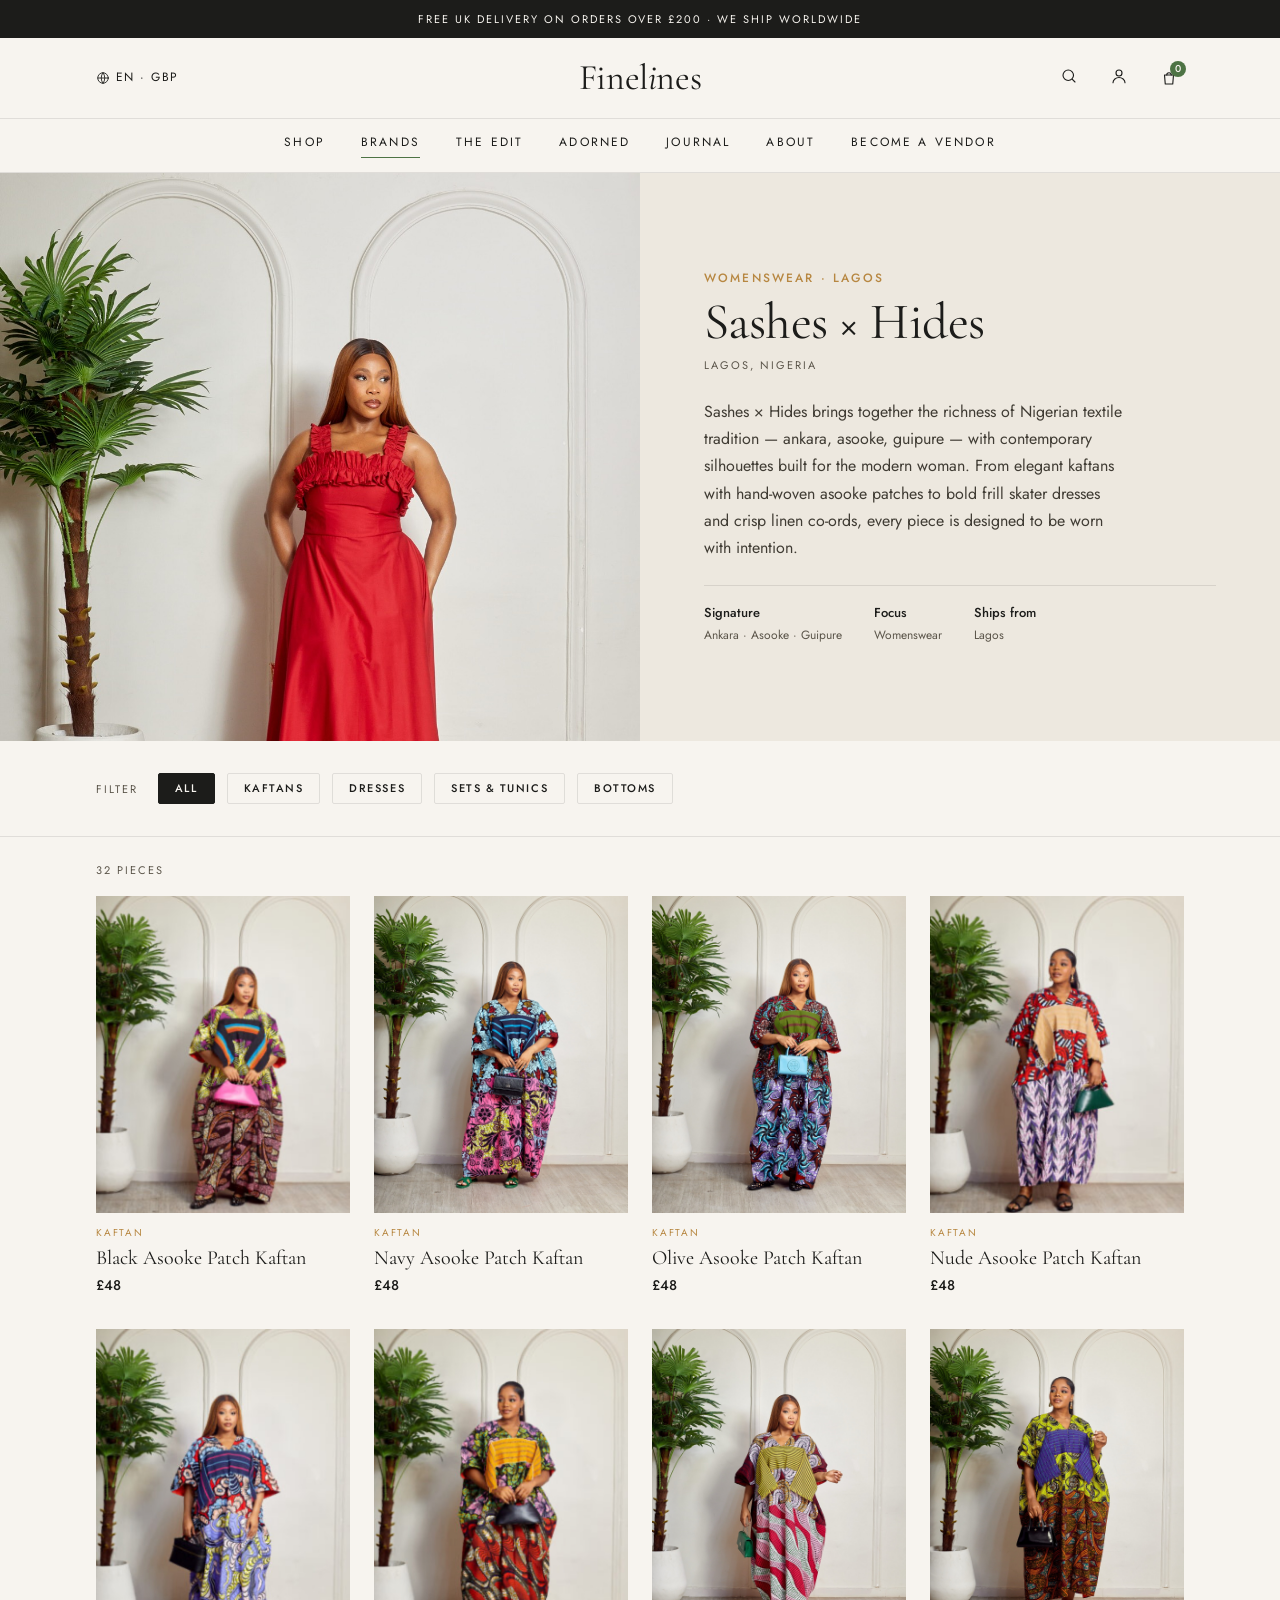
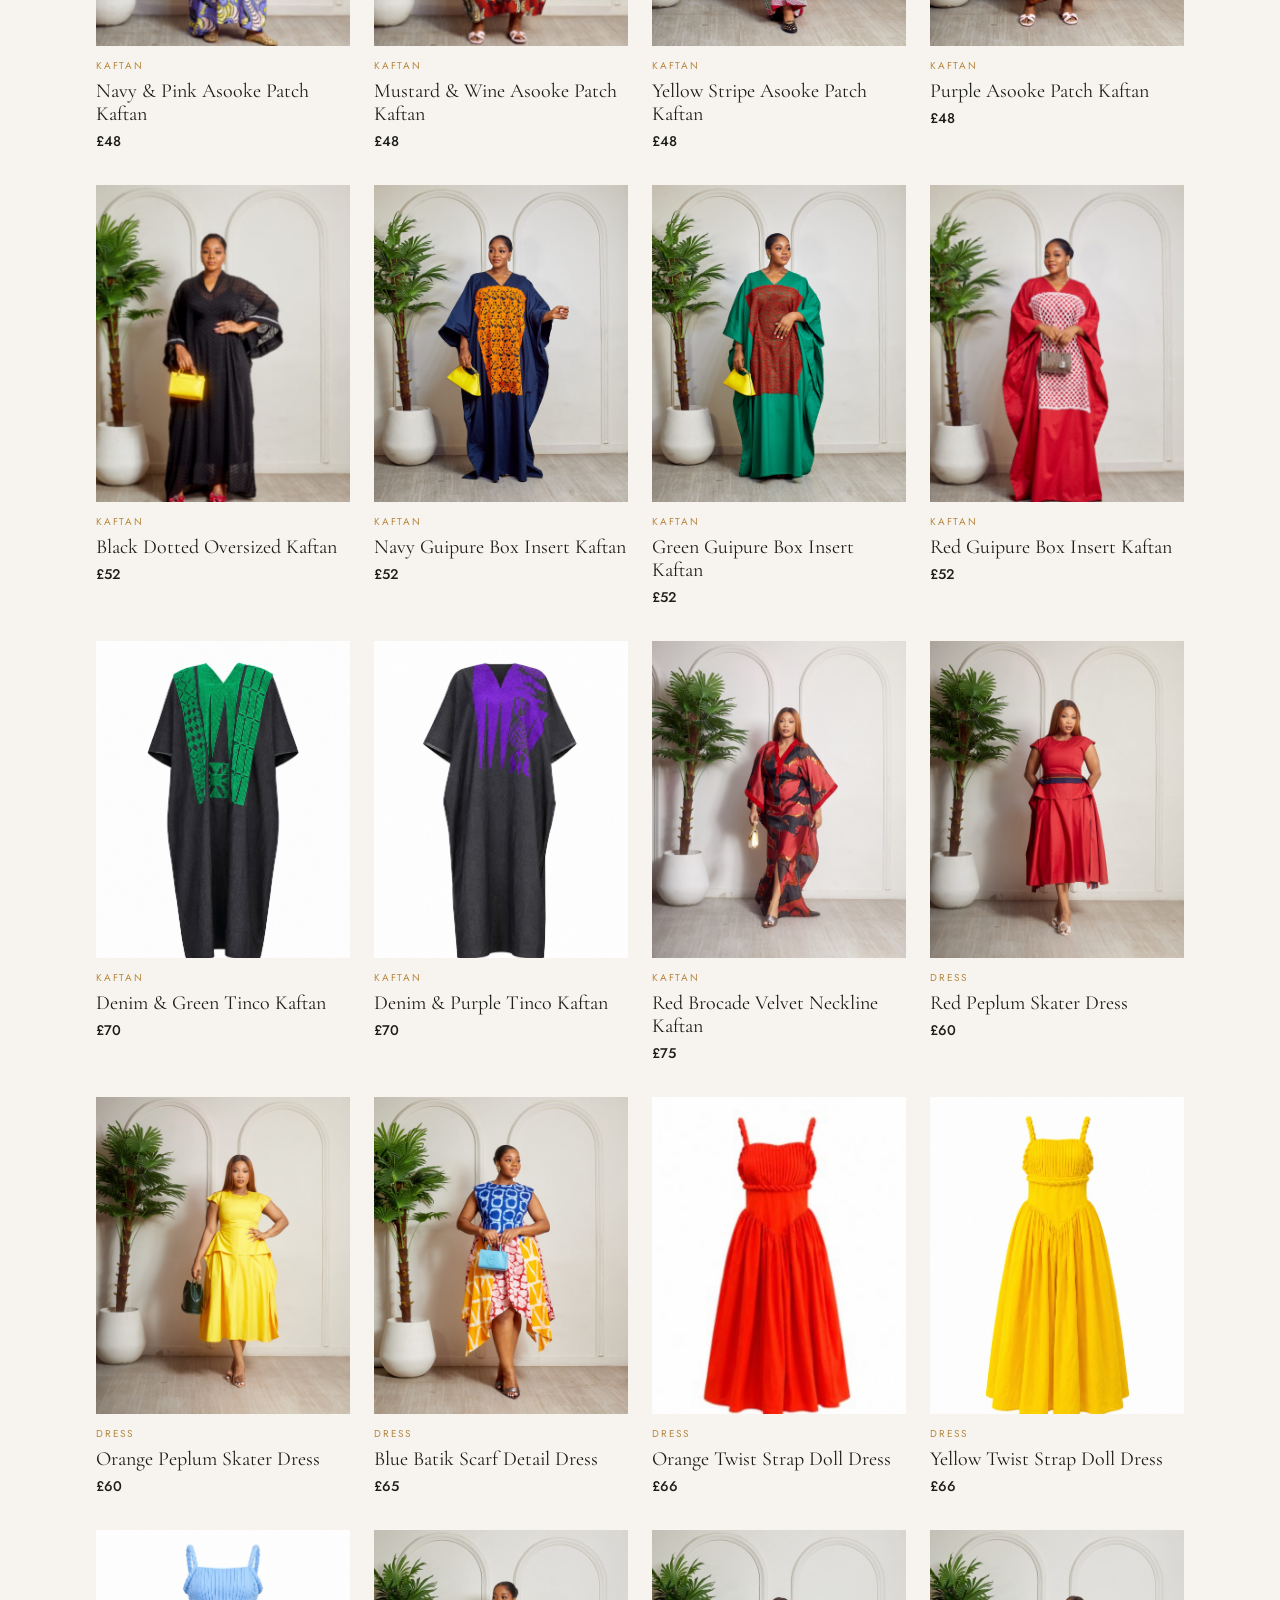
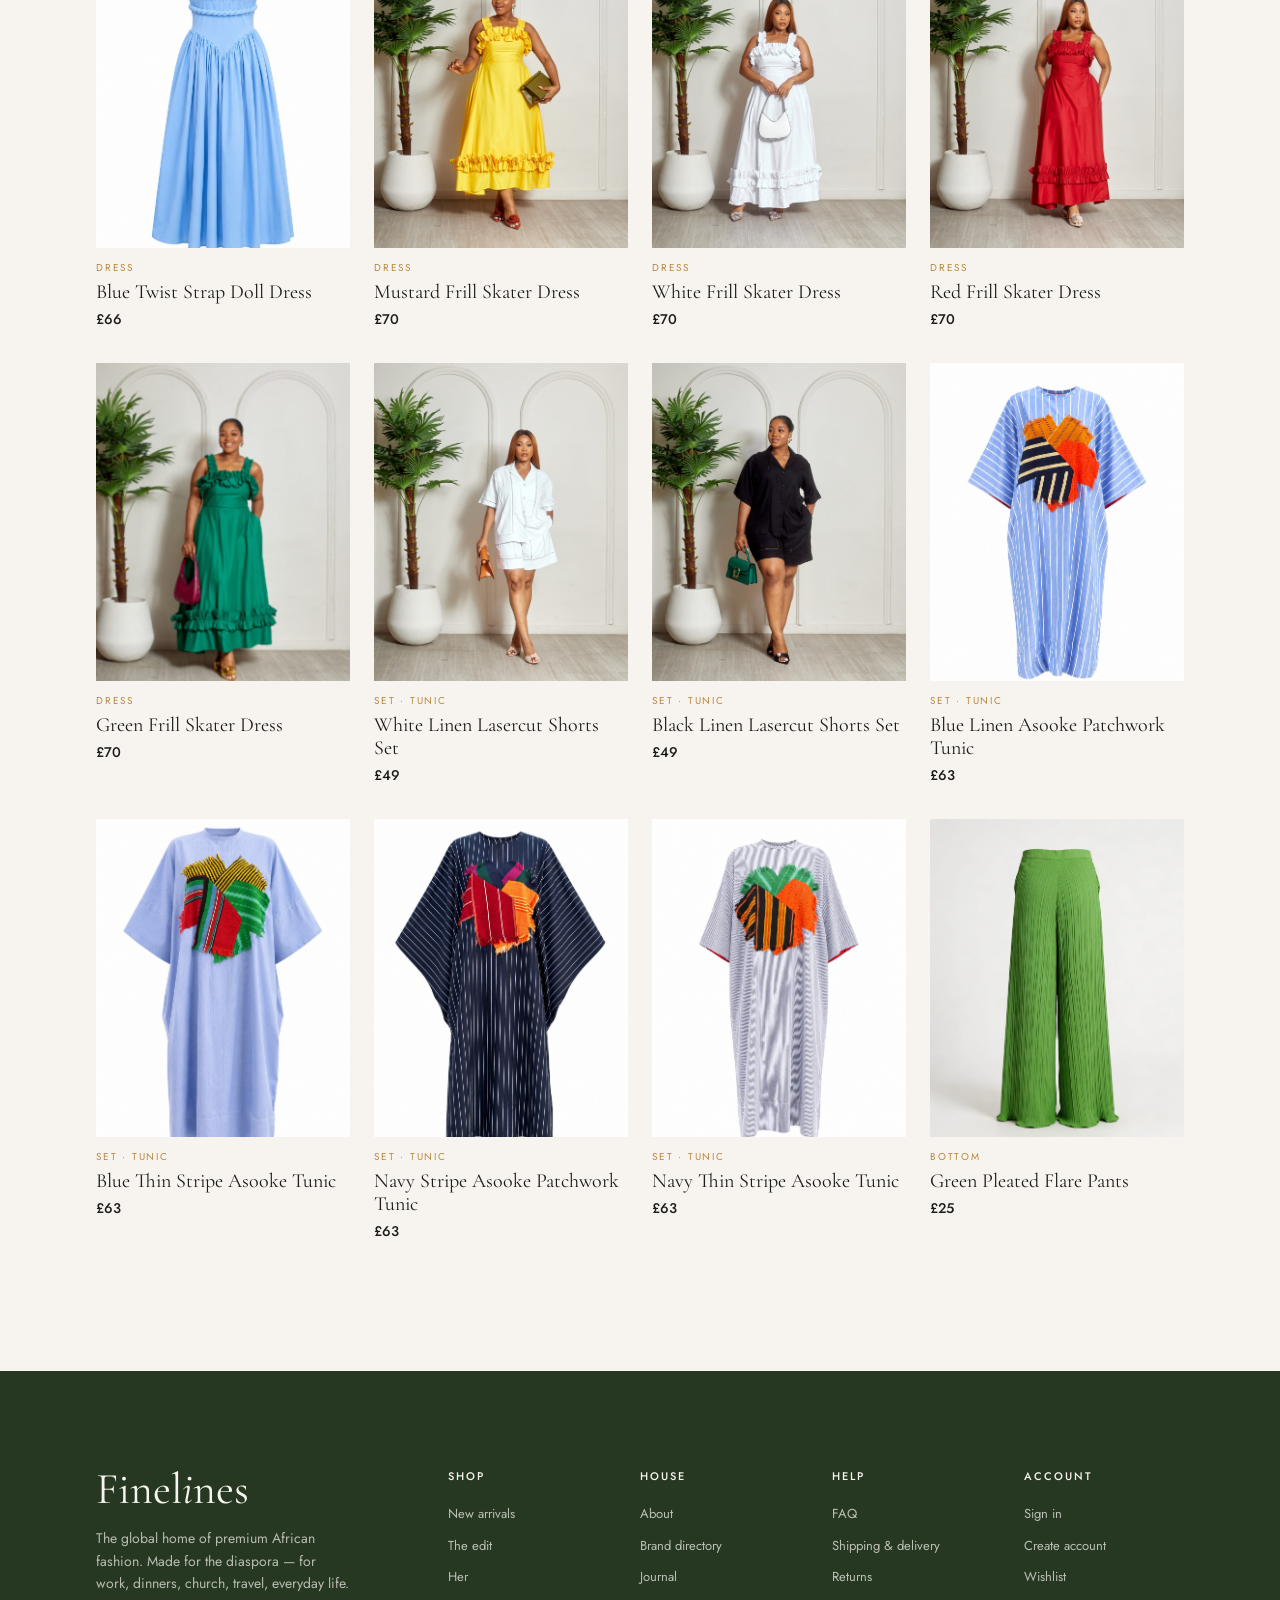
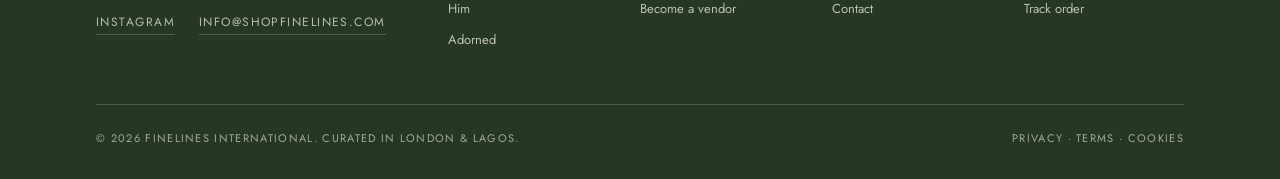
<file: sashes.html>
<!doctype html>
<html lang="en">
<head>
  <meta charset="utf-8">
  <meta name="viewport" content="width=device-width, initial-scale=1">
  <title>Sashes X Hides — Brand — Finelines</title>
  <meta name="description" content="Nigerian womenswear brand specialising in ankara kaftans, asooke patchwork sets, frill skater dresses and linen co-ords.">
  <link rel="icon" type="image/svg+xml" href="assets/logo-monogram-finelines.svg">
  <link rel="stylesheet" href="colors_and_type.css">
  <link rel="stylesheet" href="homepage.css">
  <style>
    .br-hero { display: grid; grid-template-columns: 1fr 1fr; min-height: 560px; max-width: var(--page-max); margin: 0 auto; }
    .br-hero-img { background-size: cover; background-position: center top; min-height: 480px; }
    .br-hero-content { background: var(--ivory-deep); padding: var(--space-9) var(--space-8); display: flex; flex-direction: column; justify-content: center; gap: var(--space-5); }
    .br-hero-eyebrow { color: var(--bronze-500); }
    .br-hero-name { font-family: var(--font-display); font-size: clamp(36px, 4vw, 64px); line-height: 1.0; letter-spacing: -0.01em; }
    .br-hero-location { font-size: 11px; letter-spacing: var(--tracking-eyebrow); text-transform: uppercase; color: var(--fg-muted); }
    .br-hero-desc { font-size: 16px; line-height: 1.7; color: var(--paper-700); max-width: 44ch; }
    .br-hero-meta { display: flex; gap: var(--space-6); padding-top: var(--space-4); border-top: 1px solid var(--border); }
    .br-hero-meta-item { font-size: 12px; color: var(--fg-muted); }
    .br-hero-meta-item strong { display: block; font-weight: 500; color: var(--ink); font-size: 13px; margin-bottom: 2px; }
    .br-filters { max-width: var(--page-max); margin: 0 auto; padding: var(--space-6) var(--gutter); display: flex; gap: var(--space-3); align-items: center; border-bottom: 1px solid var(--border); flex-wrap: wrap; }
    .br-filter-label { font-size: 11px; letter-spacing: var(--tracking-eyebrow); text-transform: uppercase; color: var(--fg-muted); margin-right: var(--space-2); }
    .br-filter-btn { background: transparent; border: 1px solid var(--border); color: var(--ink); font: 500 11px/1 var(--font-sans); letter-spacing: var(--tracking-button); text-transform: uppercase; padding: 9px 16px; cursor: pointer; border-radius: var(--radius-sm); transition: background var(--dur-fast) var(--ease), border-color var(--dur-fast) var(--ease); }
    .br-filter-btn:hover, .br-filter-btn.is-active { background: var(--ink); color: var(--ivory); border-color: var(--ink); }
    .br-count { max-width: var(--page-max); margin: 0 auto; padding: var(--space-5) var(--gutter) var(--space-4); font-size: 11px; letter-spacing: var(--tracking-eyebrow); text-transform: uppercase; color: var(--fg-muted); }
    .br-grid { max-width: var(--page-max); margin: 0 auto; padding: 0 var(--gutter) var(--space-10); display: grid; grid-template-columns: repeat(4, 1fr); gap: var(--space-6) var(--space-5); }
    .br-card { display: flex; flex-direction: column; }
    .br-card-img-wrap { aspect-ratio: 4/5; position: relative; overflow: hidden; background: var(--bone); }
    .br-card-img, .br-card-img-alt { position: absolute; inset: 0; background-size: cover; background-position: center top; transition: opacity var(--dur-image) var(--ease); }
    .br-card-img-alt { opacity: 0; }
    .br-card:hover .br-card-img-alt { opacity: 1; }
    .br-card-body { padding-top: var(--space-3); }
    .br-card-cat { font-size: 10px; letter-spacing: var(--tracking-eyebrow); text-transform: uppercase; color: var(--bronze-500); margin-bottom: 5px; }
    .br-card-name { font-family: var(--font-display); font-size: 20px; line-height: 1.15; color: var(--ink); }
    @media (max-width: 1200px) { .br-grid { grid-template-columns: repeat(3, 1fr); } }
    @media (max-width: 900px) { .br-hero { grid-template-columns: 1fr; } .br-hero-img { min-height: 380px; } .br-hero-content { padding: var(--space-7) var(--space-6); } .br-grid { grid-template-columns: repeat(2, 1fr); padding: 0 var(--gutter-sm) var(--space-9); } .br-filters { padding: var(--space-5) var(--gutter-sm); } .br-count { padding: var(--space-5) var(--gutter-sm) var(--space-3); } }
    @media (max-width: 560px) { .br-grid { grid-template-columns: repeat(2, 1fr); gap: var(--space-4) var(--space-3); } .br-hero-meta { flex-wrap: wrap; gap: var(--space-4); } }

    /* ── Product Drawer ── */
    .pd-overlay { position: fixed; inset: 0; background: rgba(0,0,0,.45); z-index: 200; opacity: 0; pointer-events: none; transition: opacity .35s var(--ease); }
    .pd-overlay.is-open { opacity: 1; pointer-events: all; }
    .pd-drawer { position: fixed; top: 0; right: 0; bottom: 0; width: 480px; background: var(--ivory); z-index: 201; transform: translateX(100%); transition: transform .4s cubic-bezier(.4,0,.2,1); overflow-y: auto; display: flex; flex-direction: column; }
    .pd-drawer.is-open { transform: translateX(0); }
    .pd-close { position: sticky; top: 0; align-self: flex-end; z-index: 10; background: var(--ivory); border: none; cursor: pointer; padding: var(--space-4); color: var(--ink); line-height: 1; }
    .pd-img-main { width: 100%; aspect-ratio: 4/5; background-size: cover; background-position: center top; background-color: var(--bone); }
    .pd-thumbs { display: flex; gap: 8px; padding: 12px 24px; }
    .pd-thumb { width: 64px; height: 80px; flex-shrink: 0; background-size: cover; background-position: center top; background-color: var(--bone); cursor: pointer; border: 2px solid transparent; transition: border-color .2s; }
    .pd-thumb.is-active { border-color: var(--ink); }
    .pd-content { padding: 4px 24px 40px; display: flex; flex-direction: column; gap: 16px; }
    .pd-cat-label { font-size: 10px; letter-spacing: var(--tracking-eyebrow); text-transform: uppercase; color: var(--bronze-500); }
    .pd-name { font-family: var(--font-display); font-size: 28px; line-height: 1.1; }
    .pd-colour { font-size: 12px; letter-spacing: .06em; text-transform: uppercase; color: var(--fg-muted); margin-top: -8px; }
    .pd-price { font-size: 18px; font-weight: 500; color: var(--ink); margin-top: -4px; }
    .pd-desc { font-size: 15px; line-height: 1.75; color: var(--paper-700); margin: 0; }
    .pd-fabric-row { display: flex; flex-wrap: wrap; gap: 16px; padding: 14px 0; border-top: 1px solid var(--border); border-bottom: 1px solid var(--border); }
    .pd-fabric-row span { font-size: 13px; color: var(--paper-700); }
    .pd-fabric-row span strong { display: block; color: var(--ink); font-weight: 500; margin-bottom: 2px; font-size: 11px; letter-spacing: .05em; text-transform: uppercase; }
    .pd-sizes-label { font-size: 11px; letter-spacing: var(--tracking-eyebrow); text-transform: uppercase; color: var(--fg-muted); }
    .pd-sizes { display: flex; flex-wrap: wrap; gap: 8px; }
    .pd-sizes .sz-btn { padding: 10px 18px; font: 500 11px/1 var(--font-sans); letter-spacing: .05em; text-transform: uppercase; border: 1px solid var(--border); background: transparent; cursor: pointer; transition: background .15s, border-color .15s, color .15s; }
    .pd-sizes .sz-btn:hover { border-color: var(--ink); }
    .pd-sizes .sz-btn.is-selected { background: var(--ink); color: var(--ivory); border-color: var(--ink); }
    @keyframes sz-shake { 0%,100%{transform:translateX(0)} 25%{transform:translateX(-4px)} 75%{transform:translateX(4px)} }
    .pd-sizes .sz-btn.needs-size { animation: sz-shake .3s ease; border-color: var(--bronze-500); }
    .pd-add-btn { width: 100%; padding: 16px; font: 500 12px/1 var(--font-sans); letter-spacing: var(--tracking-button); text-transform: uppercase; background: var(--ink); color: var(--ivory); border: none; cursor: pointer; transition: background .2s; }
    .pd-add-btn:hover { background: var(--olive-600,#4a5240); }
    .pd-add-btn.is-added { background: var(--olive-500,#5c6650); }
    .pd-add-btn:disabled { background: var(--paper-300,#ccc); color: var(--paper-500,#999); cursor: default; }
    @media (max-width: 520px) { .pd-drawer { width: 100vw; } }
  </style>
</head>
<body>

<!-- HEADER -->
<header class="fl-header" id="site-header">
  <div class="fl-announcement">Free UK delivery on orders over £200 · We ship worldwide</div>
  <div class="fl-nav">
    <div class="fl-nav-left">
      <button class="fl-icon-btn fl-nav-burger" aria-label="Menu">
        <svg width="18" height="18" viewBox="0 0 24 24" fill="none" stroke="currentColor" stroke-width="1.5" stroke-linecap="round" stroke-linejoin="round"><path d="M3 6h18M3 12h18M3 18h18"/></svg>
      </button>
      <a class="fl-nav-link">
        <svg width="14" height="14" viewBox="0 0 24 24" fill="none" stroke="currentColor" stroke-width="1.5" stroke-linecap="round" stroke-linejoin="round"><circle cx="12" cy="12" r="9"/><path d="M3 12h18"/><path d="M12 3a14 14 0 0 1 0 18M12 3a14 14 0 0 0 0 18"/></svg>
        <span>EN · GBP</span>
      </a>
    </div>
    <a class="fl-wordmark" href="index.html" aria-label="Finelines home">Finel<em>i</em>nes</a>
    <div class="fl-nav-right">
      <button class="fl-icon-btn" aria-label="Search">
        <svg width="18" height="18" viewBox="0 0 24 24" fill="none" stroke="currentColor" stroke-width="1.5" stroke-linecap="round" stroke-linejoin="round"><circle cx="11" cy="11" r="7"/><path d="m20 20-3.5-3.5"/></svg>
      </button>
      <button class="fl-icon-btn" aria-label="Account">
        <svg width="18" height="18" viewBox="0 0 24 24" fill="none" stroke="currentColor" stroke-width="1.5" stroke-linecap="round" stroke-linejoin="round"><circle cx="12" cy="8" r="4"/><path d="M4 21c0-4 4-7 8-7s8 3 8 7"/></svg>
      </button>
      <a href="cart.html" class="fl-icon-btn fl-cart-btn" aria-label="Bag" style="position:relative;display:inline-flex;align-items:center;justify-content:center">
        <svg width="18" height="18" viewBox="0 0 24 24" fill="none" stroke="currentColor" stroke-width="1.5" stroke-linecap="round" stroke-linejoin="round"><path d="M6 8h12l-1 12H7Z"/><path d="M9 8a3 3 0 0 1 6 0"/></svg>
        <span class="fl-cart-badge">0</span>
      </a>
    </div>
  </div>
  <nav class="fl-subnav">
    <a href="#" class="fl-subnav-link">Shop</a>
    <a href="brands.html" class="fl-subnav-link is-active">Brands</a>
    <a href="#" class="fl-subnav-link">The edit</a>
    <a href="#" class="fl-subnav-link">Adorned</a>
    <a href="#" class="fl-subnav-link">Journal</a>
    <a href="#" class="fl-subnav-link">About</a>
    <a href="#" class="fl-subnav-link">Become a vendor</a>
  </nav>
</header>

<main>

  <!-- BRAND HERO -->
  <div class="br-hero">
    <div class="br-hero-img" style="background-image:url('assets/brands/sashes/RED FRILL DETAIL SKATER DRESS Size 12,14,16,18.jpg')"></div>
    <div class="br-hero-content">
      <div>
        <div class="eyebrow br-hero-eyebrow" style="margin-bottom:var(--space-2)">Womenswear · Lagos</div>
        <div class="br-hero-name">Sashes × Hides</div>
        <div class="br-hero-location" style="margin-top:8px">Lagos, Nigeria</div>
      </div>
      <p class="br-hero-desc">
        Sashes × Hides brings together the richness of Nigerian textile tradition — ankara, asooke, guipure — with contemporary silhouettes built for the modern woman. From elegant kaftans with hand-woven asooke patches to bold frill skater dresses and crisp linen co-ords, every piece is designed to be worn with intention.
      </p>
      <div class="br-hero-meta">
        <div class="br-hero-meta-item"><strong>Signature</strong>Ankara · Asooke · Guipure</div>
        <div class="br-hero-meta-item"><strong>Focus</strong>Womenswear</div>
        <div class="br-hero-meta-item"><strong>Ships from</strong>Lagos</div>
      </div>
    </div>
  </div>

  <!-- FILTERS -->
  <div class="br-filters">
    <span class="br-filter-label">Filter</span>
    <button class="br-filter-btn is-active" data-filter="all">All</button>
    <button class="br-filter-btn" data-filter="kaftans">Kaftans</button>
    <button class="br-filter-btn" data-filter="dresses">Dresses</button>
    <button class="br-filter-btn" data-filter="sets">Sets &amp; tunics</button>
    <button class="br-filter-btn" data-filter="bottoms">Bottoms</button>
  </div>

  <div class="br-count" id="br-count"></div>
  <div class="br-grid" id="br-grid"></div>

</main>

<!-- FOOTER -->
<footer class="fl-footer">
  <div class="fl-footer-inner">
    <div class="fl-footer-grid">
      <div class="fl-footer-brand">
        <div class="fl-footer-wordmark">Finel<em>i</em>nes</div>
        <p>The global home of premium African fashion. Made for the diaspora — for work, dinners, church, travel, everyday life.</p>
        <div class="fl-footer-social">
          <a href="https://instagram.com/finelines_uk" target="_blank" rel="noopener">Instagram</a>
          <a href="mailto:info@shopfinelines.com">info@shopfinelines.com</a>
        </div>
      </div>
      <div><h5>Shop</h5><ul><li><a href="#">New arrivals</a></li><li><a href="#">The edit</a></li><li><a href="#">Her</a></li><li><a href="#">Him</a></li><li><a href="#">Adorned</a></li></ul></div>
      <div><h5>House</h5><ul><li><a href="#">About</a></li><li><a href="brands.html">Brand directory</a></li><li><a href="#">Journal</a></li><li><a href="#">Become a vendor</a></li></ul></div>
      <div><h5>Help</h5><ul><li><a href="#">FAQ</a></li><li><a href="#">Shipping &amp; delivery</a></li><li><a href="#">Returns</a></li><li><a href="#">Contact</a></li></ul></div>
      <div><h5>Account</h5><ul><li><a href="#">Sign in</a></li><li><a href="#">Create account</a></li><li><a href="#">Wishlist</a></li><li><a href="#">Track order</a></li></ul></div>
    </div>
    <div class="fl-footer-legal">
      <span>© 2026 Finelines International. Curated in London &amp; Lagos.</span>
      <span><a href="#">Privacy</a> · <a href="#">Terms</a> · <a href="#">Cookies</a></span>
    </div>
  </div>
</footer>

<!-- PRODUCT DRAWER -->
<div class="pd-overlay" id="pd-overlay"></div>
<aside class="pd-drawer" id="pd-drawer" aria-label="Product detail" role="dialog">
  <button class="pd-close" id="pd-close" aria-label="Close">
    <svg width="20" height="20" viewBox="0 0 24 24" fill="none" stroke="currentColor" stroke-width="1.5" stroke-linecap="round"><path d="M18 6 6 18M6 6l12 12"/></svg>
  </button>
  <div class="pd-img-main" id="pd-img-main"></div>
  <div class="pd-thumbs" id="pd-thumbs"></div>
  <div class="pd-content">
    <div class="pd-cat-label" id="pd-cat-label"></div>
    <div class="pd-name" id="pd-name"></div>
    <div class="pd-colour" id="pd-colour"></div>
    <div class="pd-price" id="pd-price"></div>
    <p class="pd-desc" id="pd-desc"></p>
    <div class="pd-fabric-row" id="pd-fabric-row"></div>
    <div class="pd-sizes-label">Select size</div>
    <div class="pd-sizes" id="pd-sizes"></div>
    <button class="pd-add-btn" id="pd-add-btn">Add to bag</button>
  </div>
</aside>

<script>
  const header = document.getElementById('site-header');
  window.addEventListener('scroll', () => { header.classList.toggle('is-condensed', window.scrollY > 80); }, { passive: true });

  const BASE = 'assets/brands/sashes/';
  const CAT_LABELS = { kaftans: 'Kaftan', dresses: 'Dress', sets: 'Set · Tunic', bottoms: 'Bottom' };

  function getCart() { try { return JSON.parse(localStorage.getItem('fl_cart') || '[]'); } catch { return []; } }
  function saveCart(c) { localStorage.setItem('fl_cart', JSON.stringify(c)); }
  function updateBadge() { const n = getCart().reduce((s, i) => s + (i.qty || 1), 0); document.querySelectorAll('.fl-cart-badge').forEach(el => el.textContent = n); }
  function addToCart(p, size) {
    const cart = getCart(); const key = p.name + '|' + size;
    const ex = cart.find(i => i.key === key);
    if (ex) { ex.qty = (ex.qty || 1) + 1; } else { cart.push({ key, name: p.name, colour: p.colour, price: p.price, size, qty: 1, img: BASE + p.img }); }
    saveCart(cart); updateBadge();
  }
  updateBadge();

  const products = [
    // KAFTANS
    { name: 'Black Asooke Patch Kaftan',           cat: 'kaftans', colour: 'Black',           price: '£48',  sizes: [],
      img: 'Black ASOOKE PATCH KAFTAN 3pcs.jpg',
      desc: 'A flowing three-piece ankara kaftan with hand-woven asooke patch detailing at the neckline and hem. The asooke panels lift this everyday silhouette into something ceremonial.',
      fabric: 'Ankara & hand-woven asooke', fit: 'Relaxed, floor-length' },

    { name: 'Navy Asooke Patch Kaftan',            cat: 'kaftans', colour: 'Navy',             price: '£48',  sizes: [],
      img: 'NAVY ASOOKE PATCH KAFTAN 3pcs.jpg',
      desc: 'Deep navy ankara with striking asooke patch accents — a three-piece kaftan set that moves between daytime elegance and evening drama with ease.',
      fabric: 'Ankara & hand-woven asooke', fit: 'Relaxed, floor-length' },

    { name: 'Olive Asooke Patch Kaftan',           cat: 'kaftans', colour: 'Olive',            price: '£48',  sizes: [],
      img: 'OLIVE ASOOKE PATCH ANKARA CAFTAN 3PCS.jpg',
      desc: 'Earthy olive ankara with woven asooke panel details — a grounded, sophisticated palette for the woman who dresses with intention.',
      fabric: 'Ankara & hand-woven asooke', fit: 'Relaxed, floor-length' },

    { name: 'Nude Asooke Patch Kaftan',            cat: 'kaftans', colour: 'Nude',             price: '£48',  sizes: [],
      img: 'NUDE ASOOKE PATCH KAFTAN 3pcs.jpg',
      desc: 'Soft nude ankara with warm asooke patch trim — versatile enough for work events, celebrations, and everything in between.',
      fabric: 'Ankara & hand-woven asooke', fit: 'Relaxed, floor-length' },

    { name: 'Navy & Pink Asooke Patch Kaftan',     cat: 'kaftans', colour: 'Navy & pink',      price: '£48',  sizes: [],
      img: 'NAVY PINK ASOOKE PATCH KAFTAN 3pcs.jpg',
      desc: 'A bold pairing of navy ankara with rose-toned asooke patches — the contrast creates a graphic, joyful energy without sacrificing elegance.',
      fabric: 'Ankara & hand-woven asooke', fit: 'Relaxed, floor-length' },

    { name: 'Mustard & Wine Asooke Patch Kaftan',  cat: 'kaftans', colour: 'Mustard & wine',   price: '£48',  sizes: [],
      img: 'MUSTARD WINE ASOOKE PATCH KAFTAN 3pcs.jpg',
      desc: 'Warm mustard ankara offset by deep wine asooke panels — a rich, autumnal palette that commands attention in any room.',
      fabric: 'Ankara & hand-woven asooke', fit: 'Relaxed, floor-length' },

    { name: 'Yellow Stripe Asooke Patch Kaftan',   cat: 'kaftans', colour: 'Yellow',           price: '£48',  sizes: [],
      img: 'YELLOW STRIPE ASOOKE PATCH ANKARA CAFTAN 3pcs.jpg',
      desc: 'Sunshine yellow striped ankara with asooke patch detail — a three-piece kaftan set that celebrates colour and craft in equal measure.',
      fabric: 'Ankara & hand-woven asooke', fit: 'Relaxed, floor-length' },

    { name: 'Purple Asooke Patch Kaftan',          cat: 'kaftans', colour: 'Purple',           price: '£48',  sizes: [],
      img: 'PURPLE ASOOKE PATCH ANKARA CAFTAN 3PCS.jpg',
      desc: 'Regal purple ankara with complementary asooke woven patches — a three-piece kaftan that dresses up effortlessly for aso ebi, weddings, and celebrations.',
      fabric: 'Ankara & hand-woven asooke', fit: 'Relaxed, floor-length' },

    { name: 'Black Dotted Oversized Kaftan',       cat: 'kaftans', colour: 'Black',            price: '£52',  sizes: ['One size'],
      img: 'Black Dotted Oversize Sleeve size 14, 16.jpg',
      desc: 'An oversized statement kaftan in black with a bold dotted print and dramatic sleeves. The generous silhouette is effortlessly wearable — throw it on and it works.',
      fabric: 'Printed fashion fabric', fit: 'Oversized, one size' },

    { name: 'Navy Guipure Box Insert Kaftan',      cat: 'kaftans', colour: 'Navy',             price: '£52',  sizes: [],
      img: 'NAVY GUIPURE BOX INSERT CAFTAN x2pcs.jpg',
      desc: 'A sophisticated navy kaftan with guipure lace panel inserts at the chest — intricate lace detailing adds texture and luxury to a clean, flowing silhouette.',
      fabric: 'Fashion fabric with guipure lace', fit: 'Relaxed, floor-length' },

    { name: 'Green Guipure Box Insert Kaftan',     cat: 'kaftans', colour: 'Green',            price: '£52',  sizes: [],
      img: 'GREEN GUIPURE BOX INSERT CAFTAN x2pcs.jpg',
      desc: 'Rich green with a guipure lace box insert panel — a kaftan that brings together West African tradition with the fine craft of lace.',
      fabric: 'Fashion fabric with guipure lace', fit: 'Relaxed, floor-length' },

    { name: 'Red Guipure Box Insert Kaftan',       cat: 'kaftans', colour: 'Red',              price: '£52',  sizes: [],
      img: 'RED GUIPURE BOX INSERT CAFTAN.jpg',
      desc: 'Bold red with a delicate guipure lace panel insert — a striking contrast between colour and craft. An occasion piece built for celebration.',
      fabric: 'Fashion fabric with guipure lace', fit: 'Relaxed, floor-length' },

    { name: 'Denim & Green Tinco Kaftan',          cat: 'kaftans', colour: 'Denim & green',    price: '£70',  sizes: [],
      img: 'Denim Green Tinko Kaftan 2pcs.jpeg',
      desc: 'A two-piece denim kaftan with tinco (tie-and-dye) green accent detailing — an unexpected fusion of casual denim and traditional African dyeing technique.',
      fabric: 'Denim with tinco-dyed panels', fit: 'Relaxed, two-piece' },

    { name: 'Denim & Purple Tinco Kaftan',         cat: 'kaftans', colour: 'Denim & purple',   price: '£70',  sizes: [],
      img: 'Denim Purple Tinko Kaftan 2pcs.jpeg',
      desc: 'Denim meets deep purple tinco detailing in this two-piece kaftan — a playful, contemporary take on the kaftan silhouette rooted in West African craft tradition.',
      fabric: 'Denim with tinco-dyed panels', fit: 'Relaxed, two-piece' },

    { name: 'Red Brocade Velvet Neckline Kaftan',  cat: 'kaftans', colour: 'Red',              price: '£75',  sizes: ['14', '16'],
      img: 'Red Brocade With Red velvet neckline 14,16.jpg',
      desc: 'Red brocade fabric with a plush velvet neckline trim — two luxury textiles combined into one statement kaftan. Occasion dressing at its finest.',
      fabric: 'Brocade with velvet trim', fit: 'Tailored kaftan, fitted through shoulder' },

    // DRESSES
    { name: 'Red Peplum Skater Dress',             cat: 'dresses', colour: 'Red',              price: '£60',  sizes: [],
      img: 'RED IRREGULAR SHAWL PEPLUM SKATER DRESS.jpg', alt: 'RED IRREGULAR SHAWL PEPLUM SKATER DRESS(1).jpg',
      desc: 'A head-turning red skater dress with an irregular shawl peplum overlay — the asymmetric peplum adds volume and drama to a fitted skater base.',
      fabric: 'Fashion fabric with chiffon overlay', fit: 'Fitted bodice, skater skirt' },

    { name: 'Orange Peplum Skater Dress',          cat: 'dresses', colour: 'Orange',           price: '£60',  sizes: [],
      img: 'PEPLUM SKATER DRESS 285061 (1).jpg',
      desc: 'A vibrant orange skater dress with an irregular shawl peplum overlay — bold colour and playful silhouette make this an instant conversation piece.',
      fabric: 'Fashion fabric with chiffon overlay', fit: 'Fitted bodice, skater skirt' },

    { name: 'Blue Batik Scarf Detail Dress',       cat: 'dresses', colour: 'Blue multi',       price: '£65',  sizes: ['12', '14'],
      img: 'BLUE MIXED COLOR BATIK SCARF DETAIL DRESS size 12,14,.jpg',
      desc: 'A mixed-colour batik dress with a built-in scarf detail — the hand-dyed batik fabric creates a rich, layered colour story, and the scarf adds a flowing finishing touch.',
      fabric: 'Batik-dyed fabric', fit: 'Relaxed, midi length' },

    { name: 'Orange Twist Strap Doll Dress',       cat: 'dresses', colour: 'Orange',           price: '£66',  sizes: [],
      img: 'ORANGE TWIST STRAP DOLL DRESS.jpeg',
      desc: 'A playful orange doll dress with twisted strap detailing at the neckline. The flared skirt and cinched waist create a flattering, feminine silhouette.',
      fabric: 'Fashion fabric', fit: 'Fitted bodice, flared skirt' },

    { name: 'Yellow Twist Strap Doll Dress',       cat: 'dresses', colour: 'Yellow',           price: '£66',  sizes: ['12', '14', '16', '18'],
      img: 'YELLOW TWIST STRAP DOLL DRESS 12,14,16,18.jpeg',
      desc: 'Sunshine yellow in a doll dress silhouette with a signature twist strap neckline. Joyful and feminine — made to wear to celebrations without overthinking.',
      fabric: 'Fashion fabric', fit: 'Fitted bodice, flared skirt' },

    { name: 'Blue Twist Strap Doll Dress',         cat: 'dresses', colour: 'Blue',             price: '£66',  sizes: ['10', '12', '14'],
      img: 'Blue TwistStrap Doll dress sizes 10,12,14.jpeg',
      desc: 'A cool blue doll dress with the signature twist strap neckline detail. Effortless and versatile — dressed up with heels or paired with trainers for a daytime look.',
      fabric: 'Fashion fabric', fit: 'Fitted bodice, flared skirt' },

    { name: 'Mustard Frill Skater Dress',          cat: 'dresses', colour: 'Mustard',          price: '£70',  sizes: ['10', '14', '16'],
      img: 'MUSTARD FRILL DETAIL SKATER DRESS Size 10,14,16.jpg',
      desc: 'A rich mustard skater dress with layered frill detailing — the frills add movement and dimension to a classic silhouette that flatters a wide range of body shapes.',
      fabric: 'Fashion fabric', fit: 'Fitted bodice, skater skirt with frills' },

    { name: 'White Frill Skater Dress',            cat: 'dresses', colour: 'White',            price: '£70',  sizes: ['10', '12', '14'],
      img: 'WHITE FRILL DETAIL SKATER DRESS 10,12,14.jpg',
      desc: 'Clean white with layered frill skater detailing — a crisp, feminine piece that works for summer parties, garden events, and daytime occasions.',
      fabric: 'Fashion fabric', fit: 'Fitted bodice, skater skirt with frills' },

    { name: 'Red Frill Skater Dress',              cat: 'dresses', colour: 'Red',              price: '£70',  sizes: ['12', '14', '16', '18'],
      img: 'RED FRILL DETAIL SKATER DRESS Size 12,14,16,18.jpg',
      desc: 'Bold red with layered frill detailing — a dress that does not ask permission. The frill skater silhouette adds volume at the hem for a dramatic, confident look.',
      fabric: 'Fashion fabric', fit: 'Fitted bodice, skater skirt with frills' },

    { name: 'Green Frill Skater Dress',            cat: 'dresses', colour: 'Green',            price: '£70',  sizes: ['12', '14', '16'],
      img: 'GREEN FRILL DETAIL SKATER DRESS   size 12,14,16.jpg',
      desc: 'Fresh green with layered frill skater detailing — a vibrant, feminine dress that packs visual interest without effort.',
      fabric: 'Fashion fabric', fit: 'Fitted bodice, skater skirt with frills' },

    // SETS & TUNICS
    { name: 'White Linen Lasercut Shorts Set',     cat: 'sets',    colour: 'White',            price: '£49',  sizes: ['10', '12', '14'],
      img: 'White LINEN WITH SQUARE LAZERCUT SUMMER SHORTS SUIT SET  size 10,12,14.jpg',
      desc: 'A crisp white linen shorts suit with square lasercut panel detailing — the cut creates a bold geometric pattern that elevates an otherwise minimal set. Summer office to rooftop ready.',
      fabric: 'Linen with lasercut detail', fit: 'Tailored jacket, relaxed shorts' },

    { name: 'Black Linen Lasercut Shorts Set',     cat: 'sets',    colour: 'Black',            price: '£49',  sizes: ['10', '12', '14'],
      img: 'BLACK LINEN WITH SQUARE LAZERCUT SUMMER SHORTS SUIT SET  size 10,12,14.jpg',
      desc: 'Black linen with precise square lasercut panel detailing — a sharp, architectural set that works from business casual to evening with a change of footwear.',
      fabric: 'Linen with lasercut detail', fit: 'Tailored jacket, relaxed shorts' },

    { name: 'Blue Linen Asooke Patchwork Tunic',   cat: 'sets',    colour: 'Zara blue',        price: '£63',  sizes: ['S', 'M'],
      img: 'Blue Linen stripe asooke patchwork tunic SM 2 pcs.jpeg',
      desc: 'A two-piece linen tunic with stripe asooke patchwork panels — linen breathability meets the rich texture of hand-woven asooke in a considered pairing.',
      fabric: 'Linen with hand-woven asooke patches', fit: 'Relaxed tunic, two-piece' },

    { name: 'Blue Thin Stripe Asooke Tunic',       cat: 'sets',    colour: 'Blue',             price: '£63',  sizes: ['L', 'XL'],
      img: 'Blue thin stripe asooke patchwork tunic L XL 3 pcs.jpeg',
      desc: 'A three-piece tunic set in blue with fine stripe asooke patchwork detailing. Slim stripes create a subtle, refined pattern that wears well across occasions.',
      fabric: 'Fashion fabric with hand-woven asooke patches', fit: 'Relaxed tunic, three-piece' },

    { name: 'Navy Stripe Asooke Patchwork Tunic',  cat: 'sets',    colour: 'Navy',             price: '£63',  sizes: ['S', 'M'],
      img: 'Navy blue stripe asooke patchwork tunic SM 3 pcs.jpeg',
      desc: 'A three-piece navy stripe tunic with asooke patchwork panels — the deep navy ground makes the hand-woven asooke patches the focal point of the outfit.',
      fabric: 'Fashion fabric with hand-woven asooke patches', fit: 'Relaxed tunic, three-piece' },

    { name: 'Navy Thin Stripe Asooke Tunic',       cat: 'sets',    colour: 'Navy',             price: '£63',  sizes: ['S', 'M'],
      img: 'Navy thin stripe asooke patchwork tunic SM 2 pcs.jpeg',
      desc: 'A two-piece navy tunic in fine stripe fabric with asooke patchwork detail — understated pattern, heritage craft, and an effortless silhouette.',
      fabric: 'Fashion fabric with hand-woven asooke patches', fit: 'Relaxed tunic, two-piece' },

    // BOTTOMS
    { name: 'Green Pleated Flare Pants',           cat: 'bottoms', colour: 'Green',            price: '£25',  sizes: ['8', '10', '12'],
      img: 'GREEN PLEATED FLARE PANTS Size 8,10,12.jpeg',
      desc: 'Pleated wide-leg flare trousers in fresh green — the pleats at the waist add structure while the flared hem creates a long, elegant line. A versatile wardrobe investment.',
      fabric: 'Fashion fabric', fit: 'High-waisted, wide-leg flare' },
  ];

  const grid = document.getElementById('br-grid');
  const countEl = document.getElementById('br-count');
  const filterBtns = document.querySelectorAll('.br-filter-btn');

  function encode(s) { return s.replace(/'/g, '%27'); }

  function render(filter) {
    const visible = filter === 'all' ? products : products.filter(p => p.cat === filter);
    countEl.textContent = visible.length + ' piece' + (visible.length !== 1 ? 's' : '');
    grid.innerHTML = visible.map(p => {
      const realIdx = products.indexOf(p);
      const main = BASE + encode(p.img);
      const altLayer = p.alt ? `<div class="br-card-img-alt" style="background-image:url('${BASE + encode(p.alt)}')"></div>` : '';
      return `
        <div class="br-card" data-idx="${realIdx}" style="cursor:pointer">
          <div class="br-card-img-wrap">
            <div class="br-card-img" style="background-image:url('${main}')"></div>
            ${altLayer}
          </div>
          <div class="br-card-body">
            <div class="br-card-cat">${CAT_LABELS[p.cat]}</div>
            <div class="br-card-name">${p.name}</div>
            <div class="br-card-price" style="font-size:14px;font-weight:500;margin-top:4px">${p.price}</div>
          </div>
        </div>`;
    }).join('');
    grid.querySelectorAll('.br-card').forEach(card => {
      card.addEventListener('click', () => openDrawer(parseInt(card.dataset.idx)));
    });
  }

  const overlay  = document.getElementById('pd-overlay');
  const drawer   = document.getElementById('pd-drawer');
  const imgMain  = document.getElementById('pd-img-main');
  const thumbsEl = document.getElementById('pd-thumbs');

  function openDrawer(idx) {
    const p = products[idx];
    const images = [p.img, p.alt].filter(Boolean);
    imgMain.style.backgroundImage = `url('${BASE + encode(images[0])}')`;
    thumbsEl.innerHTML = images.map((img, i) => `
      <div class="pd-thumb${i === 0 ? ' is-active' : ''}" data-img="${BASE + encode(img)}"
           style="background-image:url('${BASE + encode(img)}')"></div>`).join('');
    thumbsEl.querySelectorAll('.pd-thumb').forEach(t => {
      t.addEventListener('click', () => {
        thumbsEl.querySelectorAll('.pd-thumb').forEach(x => x.classList.remove('is-active'));
        t.classList.add('is-active');
        imgMain.style.backgroundImage = `url('${t.dataset.img}')`;
      });
    });
    thumbsEl.style.display = images.length > 1 ? 'flex' : 'none';

    document.getElementById('pd-cat-label').textContent = CAT_LABELS[p.cat];
    document.getElementById('pd-name').textContent  = p.name;
    document.getElementById('pd-colour').textContent = p.colour;
    document.getElementById('pd-price').textContent  = p.price;
    document.getElementById('pd-desc').textContent   = p.desc || '';

    const fabricParts = [];
    if (p.fabric) fabricParts.push(`<span><strong>Material</strong>${p.fabric}</span>`);
    if (p.fit)    fabricParts.push(`<span><strong>Fit</strong>${p.fit}</span>`);
    document.getElementById('pd-fabric-row').innerHTML = fabricParts.join('');

    const sizesEl = document.getElementById('pd-sizes');
    const sizesLabel = drawer.querySelector('.pd-sizes-label');
    if (p.sizes.length) {
      sizesLabel.style.display = '';
      sizesEl.style.display = '';
      sizesEl.innerHTML = p.sizes.map(s => `<button class="sz-btn" data-size="${s}">${s}</button>`).join('');
      sizesEl.querySelectorAll('.sz-btn').forEach(btn => {
        btn.addEventListener('click', () => {
          sizesEl.querySelectorAll('.sz-btn').forEach(b => b.classList.remove('is-selected'));
          btn.classList.add('is-selected');
        });
      });
      if (p.sizes.length === 1) sizesEl.querySelector('.sz-btn').classList.add('is-selected');
    } else {
      sizesLabel.style.display = 'none';
      sizesEl.style.display = 'none';
      sizesEl.innerHTML = '';
    }

    const addBtn = document.getElementById('pd-add-btn');
    addBtn.textContent = 'Add to bag';
    addBtn.disabled = false;
    addBtn.onclick = () => {
      const sel = sizesEl.querySelector('.sz-btn.is-selected');
      if (p.sizes.length && !sel) {
        sizesEl.querySelectorAll('.sz-btn').forEach(b => {
          b.classList.add('needs-size');
          b.addEventListener('animationend', () => b.classList.remove('needs-size'), { once: true });
        });
        return;
      }
      addToCart(p, sel ? sel.dataset.size : 'One size');
      addBtn.textContent = 'Added ✓';
      addBtn.classList.add('is-added');
      setTimeout(() => { addBtn.textContent = 'Add to bag'; addBtn.classList.remove('is-added'); }, 1800);
    };

    overlay.classList.add('is-open');
    drawer.classList.add('is-open');
    document.body.style.overflow = 'hidden';
  }

  function closeDrawer() {
    overlay.classList.remove('is-open');
    drawer.classList.remove('is-open');
    document.body.style.overflow = '';
  }

  document.getElementById('pd-close').addEventListener('click', closeDrawer);
  overlay.addEventListener('click', closeDrawer);

  filterBtns.forEach(btn => {
    btn.addEventListener('click', () => {
      filterBtns.forEach(b => b.classList.remove('is-active'));
      btn.classList.add('is-active');
      render(btn.dataset.filter);
    });
  });

  render('all');
</script>

</body>
</html>
</file>
<file: colors_and_type.css>
/* =====================================================================
   Finelines — Colors & Type
   The source of truth for tokens. Import this on every page.
   ===================================================================== */

@import url('https://fonts.googleapis.com/css2?family=Cormorant+Garamond:ital,wght@0,400;0,500;0,600;0,700;1,400;1,500&family=Jost:wght@300;400;500;600;700&display=swap');

:root {
  /* ---------- COLORS — base ---------- */

  /* Primary — Olive (Grey Green) — client provided #4d7344 */
  --olive-50:  #f1f4ee;
  --olive-100: #dbe3d3;
  --olive-200: #b6c5a7;
  --olive-300: #8ea577;
  --olive-400: #6e8a5a;
  --olive-500: #4d7344; /* brand primary */
  --olive-600: #3f5f38;
  --olive-700: #324a2d;
  --olive-800: #263822;
  --olive-900: #1a261a;

  /* Secondary — Bronze — client provided #b78741 */
  --bronze-50:  #faf3e8;
  --bronze-100: #f1dfbf;
  --bronze-200: #e3c084;
  --bronze-300: #d2a35a;
  --bronze-400: #c39549;
  --bronze-500: #b78741; /* brand secondary */
  --bronze-600: #9a6f33;
  --bronze-700: #7c5828;
  --bronze-800: #5e421e;
  --bronze-900: #3f2c14;

  /* Accent — Ivory (Cream) — client provided #f7f4ef */
  --ivory:      #f7f4ef; /* brand accent — default page ground */
  --ivory-deep: #ede8df; /* slightly darker for tile grounds */
  --bone:       #efe9de; /* warmer editorial neutral */

  /* Ink — body type, UI lines */
  --ink:        #1c1c1a;
  --ink-soft:   #2c2c29;

  /* Paper neutrals — warm grey scale */
  --paper-0:   #ffffff;
  --paper-50:  #faf8f4;
  --paper-100: #f0ece4;
  --paper-200: #e3ddd0;
  --paper-300: #c9c1b1;
  --paper-400: #a39b8a;
  --paper-500: #7c7567;
  --paper-600: #5b554a;
  --paper-700: #403c34;
  --paper-800: #2a2823;
  --paper-900: #1c1c1a;

  /* Status (used sparingly — site is not transactional-loud) */
  --success: #4d7344;   /* re-uses olive */
  --warning: #b78741;   /* re-uses bronze */
  --error:   #a23a2c;

  /* ---------- COLORS — semantic ---------- */

  --bg:           var(--ivory);
  --bg-elevated:  var(--paper-0);
  --bg-sunken:    var(--ivory-deep);
  --bg-brand:     var(--olive-500);
  --bg-brand-deep:var(--olive-700);
  --bg-overlay:   rgba(28, 28, 26, 0.40);

  --fg:           var(--ink);
  --fg-muted:     var(--paper-600);
  --fg-faint:     var(--paper-500);
  --fg-on-brand:  var(--ivory);
  --fg-on-image:  #ffffff;

  --accent:       var(--bronze-500);
  --accent-deep:  var(--bronze-700);

  --link:         var(--ink);
  --link-hover:   var(--olive-600);

  --border:       rgba(28, 28, 26, 0.10);
  --border-strong:rgba(28, 28, 26, 0.22);
  --border-on-brand: rgba(247, 244, 239, 0.22);

  --shadow-card:  0 1px 2px rgba(28,28,26,0.04), 0 8px 24px rgba(28,28,26,0.06);
  --shadow-pop:   0 2px 4px rgba(28,28,26,0.06), 0 24px 48px rgba(28,28,26,0.10);

  /* ---------- TYPE — families ---------- */

  --font-display: 'Cormorant Garamond', 'EB Garamond', 'Times New Roman', serif;
  --font-sans:    'Jost', 'Helvetica Neue', system-ui, -apple-system, sans-serif;
  --font-mono:    ui-monospace, 'SF Mono', Menlo, monospace;

  /* ---------- TYPE — scale (Major Third 1.250) ---------- */

  --fs-12: 0.75rem;    /* 12 */
  --fs-14: 0.875rem;   /* 14 */
  --fs-16: 1rem;       /* 16 — body */
  --fs-18: 1.125rem;   /* 18 */
  --fs-20: 1.25rem;    /* 20 */
  --fs-24: 1.5rem;     /* 24 */
  --fs-32: 2rem;       /* 32 */
  --fs-44: 2.75rem;    /* 44 */
  --fs-60: 3.75rem;    /* 60 */
  --fs-80: 5rem;       /* 80 */
  --fs-112: 7rem;      /* 112 */

  /* ---------- TYPE — leading + tracking ---------- */

  --lh-tight:  1.05;
  --lh-snug:   1.20;
  --lh-normal: 1.45;
  --lh-loose:  1.65;

  --tracking-eyebrow: 0.18em;
  --tracking-button:  0.14em;
  --tracking-nav:     0.12em;
  --tracking-display: -0.01em;

  /* ---------- SPACING ---------- */

  --space-1:  4px;
  --space-2:  8px;
  --space-3:  12px;
  --space-4:  16px;
  --space-5:  24px;
  --space-6:  32px;
  --space-7:  48px;
  --space-8:  64px;
  --space-9:  96px;
  --space-10: 128px;
  --space-11: 160px;

  /* ---------- RADII ---------- */

  --radius-none: 0;
  --radius-sm:   2px;
  --radius-md:   4px;
  --radius-lg:   8px;
  --radius-pill: 999px;

  /* ---------- MOTION ---------- */

  --ease:         cubic-bezier(0.2, 0.6, 0.2, 1);
  --dur-fast:     160ms;
  --dur-base:     240ms;
  --dur-slow:     360ms;
  --dur-image:    600ms; /* hover crossfade */

  /* ---------- LAYOUT ---------- */

  --page-max:   1440px;
  --content-max:1280px;
  --gutter:     96px;
  --gutter-md:  64px;
  --gutter-sm:  32px;
}

/* =====================================================================
   Semantic element styles — apply by default on any page that imports
   this file. Components can override.
   ===================================================================== */

html, body {
  background: var(--bg);
  color: var(--fg);
  font-family: var(--font-sans);
  font-size: var(--fs-16);
  line-height: var(--lh-loose);
  font-weight: 400;
  -webkit-font-smoothing: antialiased;
  text-rendering: optimizeLegibility;
}

h1, h2, h3, h4 {
  font-family: var(--font-display);
  font-weight: 400;
  line-height: var(--lh-tight);
  letter-spacing: var(--tracking-display);
  color: var(--fg);
  text-wrap: balance;
  margin: 0;
}

h1 { font-size: clamp(var(--fs-44), 6vw, var(--fs-80)); }
h2 { font-size: clamp(var(--fs-32), 4vw, var(--fs-60)); }
h3 { font-size: var(--fs-32); }
h4 { font-size: var(--fs-24); }

p {
  margin: 0;
  text-wrap: pretty;
  max-width: 62ch;
}

a {
  color: var(--link);
  text-decoration: none;
  transition: color var(--dur-fast) var(--ease);
}
a:hover { color: var(--link-hover); }

/* Eyebrow / kicker — small UPPERCASE label above headings */
.eyebrow {
  font-family: var(--font-sans);
  font-size: var(--fs-12);
  font-weight: 500;
  text-transform: uppercase;
  letter-spacing: var(--tracking-eyebrow);
  color: var(--fg-muted);
  margin: 0;
}

/* Display italic accent (e.g. "the edit") */
.italic-accent {
  font-family: var(--font-display);
  font-style: italic;
  font-weight: 400;
}

/* Lead paragraph */
.lead {
  font-size: var(--fs-20);
  line-height: var(--lh-normal);
  color: var(--fg);
}

/* Small caption */
.caption {
  font-size: var(--fs-12);
  color: var(--fg-muted);
  letter-spacing: 0.02em;
}

/* Naira / price label */
.price {
  font-family: var(--font-sans);
  font-size: var(--fs-14);
  font-weight: 400;
  letter-spacing: 0.02em;
  color: var(--fg);
}
</file>
<file: homepage.css>
/* =====================================================================
   Finelines — Homepage component styles.
   Consumes tokens from /colors_and_type.css.
   Class prefix: fl- (Finelines)
   ===================================================================== */

* { box-sizing: border-box; }
html, body { margin: 0; padding: 0; }
body { background: var(--ivory); color: var(--ink); }
img { display: block; max-width: 100%; }
button { font-family: inherit; }

/* ------- shared -------- */
.fl-section-head { max-width: var(--content-max); margin: 0 auto; padding: 0 var(--gutter); display: grid; grid-template-columns: 1fr auto; align-items: end; row-gap: 6px; margin-bottom: var(--space-7); }
.fl-section-head .eyebrow { grid-column: 1; }
.fl-section-title { grid-column: 1; font-size: clamp(var(--fs-32), 4.2vw, var(--fs-60)); line-height: 1.05; letter-spacing: -0.012em; max-width: 16ch; }
.fl-section-title em { font-style: italic; }
.fl-section-link { grid-column: 2; grid-row: 1 / 3; align-self: end; font-size: 12px; letter-spacing: var(--tracking-button); text-transform: uppercase; color: var(--ink); border-bottom: 1px solid var(--ink); padding-bottom: 4px; }
.fl-section-link:hover { color: var(--olive-700); border-color: var(--olive-700); }

/* ------- HEADER -------- */
.fl-header { position: sticky; top: 0; z-index: 30; background: var(--ivory); border-bottom: 1px solid var(--border); transition: padding var(--dur-base) var(--ease); }
.fl-announcement { background: var(--ink); color: var(--ivory); text-align: center; font-size: 11px; letter-spacing: var(--tracking-eyebrow); text-transform: uppercase; padding: 10px; }
.fl-nav { display: grid; grid-template-columns: 1fr auto 1fr; align-items: center; padding: 22px var(--gutter); transition: padding var(--dur-base) var(--ease); }
.fl-nav-left, .fl-nav-right { display: flex; align-items: center; gap: 20px; }
.fl-nav-right { justify-content: flex-end; }
.fl-nav-link { display: inline-flex; align-items: center; gap: 6px; font-size: 12px; letter-spacing: var(--tracking-nav); text-transform: uppercase; color: var(--ink); cursor: pointer; }
.fl-icon-btn { background: transparent; border: 0; color: var(--ink); cursor: pointer; padding: 6px; position: relative; }
.fl-icon-btn:hover { color: var(--olive-700); }
.fl-cart-badge { position: absolute; top: -2px; right: -2px; min-width: 16px; height: 16px; padding: 0 4px; background: var(--olive-500); color: var(--ivory); font-size: 10px; line-height: 16px; text-align: center; border-radius: 999px; font-weight: 500; }
.fl-wordmark { font-family: var(--font-display); font-size: 36px; line-height: 1; color: var(--ink); letter-spacing: -0.01em; cursor: pointer; }
.fl-wordmark em { font-style: italic; }
.fl-subnav { display: flex; justify-content: center; gap: 36px; padding: 14px var(--gutter); border-top: 1px solid var(--border); transition: padding var(--dur-base) var(--ease); }
.fl-subnav-link { font-size: 12px; letter-spacing: var(--tracking-eyebrow); text-transform: uppercase; color: var(--ink); cursor: pointer; padding-bottom: 4px; border-bottom: 1px solid transparent; transition: border-color var(--dur-fast) var(--ease), color var(--dur-fast) var(--ease); white-space: nowrap; }
.fl-subnav-link:hover { color: var(--olive-700); }
.fl-subnav-link.is-active { border-bottom-color: var(--olive-500); }
.fl-nav-burger { display: none; }

.fl-header.is-condensed { backdrop-filter: blur(14px); background: rgba(247, 244, 239, 0.86); }
.fl-header.is-condensed .fl-announcement { display: none; }
.fl-header.is-condensed .fl-nav { padding: 12px var(--gutter); }
.fl-header.is-condensed .fl-wordmark { font-size: 26px; }
.fl-header.is-condensed .fl-subnav { padding: 8px var(--gutter); }

/* ------- HERO -------- */
.fl-hero { display: grid; grid-template-columns: 1fr 1fr; min-height: calc(100vh - 160px); align-items: stretch; }
.fl-hero-text { display: flex; flex-direction: column; justify-content: center; padding: var(--space-9) var(--gutter); gap: var(--space-5); background: var(--ivory); }
.fl-hero-title { font-size: clamp(48px, 7vw, 96px); line-height: 0.98; letter-spacing: -0.015em; max-width: 14ch; }
.fl-hero-title em { font-style: italic; }
.fl-hero-body { font-size: 18px; line-height: 1.5; color: var(--paper-700); max-width: 38ch; }
.fl-hero-ctas { display: flex; gap: var(--space-6); align-items: center; flex-wrap: wrap; }
.fl-hero-image { background-size: cover; background-position: center; position: relative; min-height: 480px; }
.fl-hero-caption { position: absolute; bottom: 20px; left: 20px; font-size: 11px; letter-spacing: 0.08em; color: rgba(255,255,255,0.9); background: linear-gradient(180deg, transparent 0%, rgba(28,28,26,0.5) 100%); padding: 80px 14px 14px; pointer-events: none; max-width: 60%; }
.fl-hero-caption em { font-style: italic; font-family: var(--font-display); font-size: 14px; }

/* ------- BUTTONS -------- */
.fl-btn { display: inline-flex; align-items: center; justify-content: center; font: 500 13px/1 var(--font-sans); letter-spacing: var(--tracking-button); text-transform: uppercase; padding: 18px 32px; border: 0; cursor: pointer; transition: background var(--dur-base) var(--ease), color var(--dur-base) var(--ease); border-radius: 0; white-space: nowrap; }
.fl-btn-primary { background: var(--olive-500); color: var(--ivory); }
.fl-btn-primary:hover { background: var(--olive-700); }
.fl-btn-ink { background: var(--ink); color: var(--ivory); }
.fl-btn-ink:hover { background: var(--olive-700); }
.fl-btn-ghost { background: transparent; color: var(--ink); border: 1px solid var(--ink); }
.fl-btn-ghost:hover { background: var(--ink); color: var(--ivory); }
.fl-btn-link { padding: 0; background: transparent; color: var(--ink); border: 0; border-bottom: 1px solid var(--ink); padding-bottom: 4px; cursor: pointer; }
.fl-btn-link:hover { color: var(--olive-700); border-color: var(--olive-700); }

/* ------- EDIT GRID -------- */
.fl-edit { padding: var(--space-10) 0 var(--space-9); }
.fl-edit-grid { display: grid; grid-template-columns: repeat(4, 1fr); gap: var(--space-6) var(--space-5); max-width: var(--content-max); margin: 0 auto; padding: 0 var(--gutter); }

.fl-card { display: flex; flex-direction: column; cursor: pointer; }
.fl-card-img { position: relative; aspect-ratio: 4/5; overflow: hidden; background: var(--bone); }
.fl-img-a, .fl-img-b { position: absolute; inset: 0; background-size: cover; background-position: center; transition: opacity var(--dur-image) var(--ease); }
.fl-img-b { opacity: 0; pointer-events: none; }
.fl-card:hover .fl-img-b { opacity: 1; }
.fl-card-badge { position: absolute; top: 12px; left: 12px; background: var(--paper-0); color: var(--ink); font-size: 10px; letter-spacing: 0.16em; text-transform: uppercase; padding: 6px 10px; }
.fl-card-quick { position: absolute; right: 12px; bottom: 12px; width: 36px; height: 36px; border: 0; background: var(--paper-0); color: var(--ink); font-size: 20px; line-height: 1; cursor: pointer; opacity: 0; transition: opacity var(--dur-base) var(--ease); }
.fl-card:hover .fl-card-quick { opacity: 1; }
.fl-card-meta { display: flex; flex-direction: column; gap: 4px; padding-top: 14px; }
.fl-card-brand { font-size: 10px; letter-spacing: 0.18em; text-transform: uppercase; color: var(--paper-600); }
.fl-card-title { font-size: 14px; color: var(--ink); letter-spacing: 0.02em; line-height: 1.3; }
.fl-card-price { padding-top: 6px; font-size: 13px; color: var(--ink); }

/* ------- CATEGORY TILES -------- */
.fl-tiles { display: grid; grid-template-columns: 1fr 1fr 1fr; gap: 4px; padding: 0 4px var(--space-9); }
.fl-tile { position: relative; aspect-ratio: 3/4; overflow: hidden; cursor: pointer; display: block; }
.fl-tile-img { position: absolute; inset: 0; background-size: cover; background-position: center; transition: transform var(--dur-slow) var(--ease); }
.fl-tile:hover .fl-tile-img { transform: scale(1.02); }
.fl-tile::after { content: ""; position: absolute; inset: 0; background: linear-gradient(180deg, rgba(28,28,26,0) 40%, rgba(28,28,26,0.55) 100%); }
.fl-tile-overlay { position: absolute; left: 32px; right: 32px; bottom: 32px; z-index: 2; color: var(--ivory); }
.fl-tile-eyebrow { color: rgba(247,244,239,0.7); }
.fl-tile-label { font-family: var(--font-display); font-size: clamp(28px, 3vw, 44px); line-height: 1; margin-top: 8px; }
.fl-tile-cta { display: inline-block; margin-top: 18px; font-size: 11px; letter-spacing: var(--tracking-button); text-transform: uppercase; border-bottom: 1px solid var(--ivory); padding-bottom: 4px; transition: border-color var(--dur-fast) var(--ease); }
.fl-tile:hover .fl-tile-cta { border-color: var(--bronze-300); color: var(--bronze-200); }

/* ------- ABOUT -------- */
.fl-about { background: var(--olive-700); color: var(--ivory); padding: var(--space-10) 0; }
.fl-about-inner { max-width: var(--content-max); margin: 0 auto; padding: 0 var(--gutter); }
.fl-about-eyebrow { color: rgba(247,244,239,0.7); }
.fl-about-title { font-size: clamp(32px, 4.4vw, 60px); line-height: 1.1; color: var(--ivory); max-width: 22ch; margin-top: 18px; }
.fl-about-title em { font-style: italic; color: var(--bronze-200); }
.fl-about-cols { display: grid; grid-template-columns: repeat(4, 1fr); gap: var(--space-6); margin-top: var(--space-9); padding-top: var(--space-7); border-top: 1px solid rgba(247,244,239,0.18); }
.fl-pillar-num { font-family: var(--font-display); font-style: italic; font-size: 32px; color: var(--bronze-300); }
.fl-pillar-h { font-family: var(--font-sans); font-size: 13px; font-weight: 500; letter-spacing: var(--tracking-nav); text-transform: uppercase; margin: 14px 0 10px; color: var(--ivory); }
.fl-about-cols p { font-size: 14px; line-height: 1.55; color: rgba(247,244,239,0.72); }

/* ------- BRANDS -------- */
.fl-brands { padding: var(--space-10) 0; }
.fl-brands-grid { max-width: var(--content-max); margin: 0 auto; padding: 0 var(--gutter); border-top: 1px solid var(--border); }
.fl-brand-row { display: grid; grid-template-columns: 1fr 1fr auto; align-items: center; padding: 26px 0; border-bottom: 1px solid var(--border); cursor: pointer; transition: padding-left var(--dur-base) var(--ease); }
.fl-brand-row:hover { padding-left: 8px; }
.fl-brand-name { font-family: var(--font-display); font-size: 32px; line-height: 1; color: var(--ink); }
.fl-brand-meta { display: flex; gap: 10px; font-size: 13px; letter-spacing: 0.04em; color: var(--paper-600); }
.fl-brand-dot { opacity: 0.6; }
.fl-brand-arrow { font-size: 18px; color: var(--ink); opacity: 0; transition: opacity var(--dur-base) var(--ease), transform var(--dur-base) var(--ease); }
.fl-brand-row:hover .fl-brand-arrow { opacity: 1; transform: translateX(6px); }

/* ------- JOURNAL -------- */
.fl-journal { padding: var(--space-9) 0 var(--space-10); }
.fl-journal-grid { display: grid; grid-template-columns: 1fr 1fr; gap: var(--space-7); max-width: var(--content-max); margin: 0 auto; padding: 0 var(--gutter); }
.fl-journal-card { cursor: pointer; }
.fl-journal-img { aspect-ratio: 5/3; background-size: cover; background-position: center; }
.fl-journal-eyebrow { margin-top: var(--space-5); }
.fl-journal-title { font-size: clamp(28px, 2.6vw, 40px); line-height: 1.1; margin-top: 8px; max-width: 18ch; }
.fl-journal-title em { font-style: italic; }
.fl-journal-dek { font-size: 16px; line-height: 1.5; color: var(--paper-700); margin-top: 12px; max-width: 42ch; }
.fl-journal-read { display: inline-block; margin-top: 16px; font-size: 12px; letter-spacing: var(--tracking-button); text-transform: uppercase; color: var(--ink); border-bottom: 1px solid var(--ink); padding-bottom: 4px; }

/* ------- NEWSLETTER -------- */
.fl-newsletter { background: var(--ivory-deep); padding: var(--space-10) 0; }
.fl-newsletter-inner { max-width: 680px; margin: 0 auto; padding: 0 var(--gutter-sm); text-align: center; }
.fl-newsletter-title { font-size: clamp(36px, 4.4vw, 56px); line-height: 1.05; margin-top: 14px; }
.fl-newsletter-title em { font-style: italic; }
.fl-newsletter-dek { font-size: 15px; color: var(--paper-700); margin: 16px auto 28px; max-width: 38ch; }
.fl-newsletter-form { display: flex; border: 1px solid var(--ink); }
.fl-newsletter-form input { flex: 1; border: 0; background: var(--paper-0); padding: 18px 20px; font: 400 15px/1 var(--font-sans); color: var(--ink); outline: 0; }
.fl-newsletter-form button { border: 0; background: var(--ink); color: var(--ivory); padding: 0 28px; font: 500 12px/1 var(--font-sans); letter-spacing: var(--tracking-button); text-transform: uppercase; cursor: pointer; transition: background var(--dur-base) var(--ease); white-space: nowrap; }
.fl-newsletter-form button:hover { background: var(--olive-700); }
.fl-newsletter-thanks { display: inline-flex; align-items: center; gap: 10px; font-size: 14px; color: var(--olive-700); padding: 18px 22px; border: 1px solid var(--olive-500); background: var(--olive-50); }
.fl-newsletter-thanks span { background: var(--olive-500); color: var(--ivory); width: 22px; height: 22px; border-radius: 999px; display: grid; place-items: center; font-size: 12px; }

/* ------- FOOTER -------- */
.fl-footer { background: var(--olive-800); color: var(--ivory); padding: var(--space-9) 0 var(--space-6); }
.fl-footer-inner { max-width: var(--content-max); margin: 0 auto; padding: 0 var(--gutter); }
.fl-footer-grid { display: grid; grid-template-columns: 2fr 1fr 1fr 1fr 1fr; gap: var(--space-6); }
.fl-footer-wordmark { font-family: var(--font-display); font-size: 44px; line-height: 1; }
.fl-footer-wordmark em { font-style: italic; }
.fl-footer-brand p { font-size: 14px; line-height: 1.6; color: rgba(247,244,239,0.7); margin: 16px 0 18px; max-width: 32ch; }
.fl-footer-social { display: flex; gap: 24px; font-size: 12px; letter-spacing: var(--tracking-nav); text-transform: uppercase; }
.fl-footer-social a { color: rgba(247,244,239,0.7); border-bottom: 1px solid rgba(247,244,239,0.2); padding-bottom: 2px; cursor: pointer; }
.fl-footer-social a:hover { color: var(--ivory); border-color: var(--ivory); }
.fl-footer h5 { font: 500 11px/1 var(--font-sans); letter-spacing: var(--tracking-eyebrow); text-transform: uppercase; margin: 4px 0 16px; color: var(--ivory); }
.fl-footer ul { list-style: none; padding: 0; margin: 0; }
.fl-footer li { padding: 5px 0; font-size: 13px; }
.fl-footer li a { color: rgba(247,244,239,0.72); cursor: pointer; }
.fl-footer li a:hover { color: var(--ivory); }
.fl-footer-legal { display: flex; justify-content: space-between; align-items: center; border-top: 1px solid rgba(247,244,239,0.18); margin-top: var(--space-7); padding-top: var(--space-5); font-size: 11px; letter-spacing: 0.12em; text-transform: uppercase; color: rgba(247,244,239,0.6); }
.fl-footer-legal a { color: inherit; cursor: pointer; }
.fl-footer-legal a:hover { color: var(--ivory); }

/* ------- RESPONSIVE -------- */
@media (max-width: 1100px) {
  :root { --gutter: 48px; }
  .fl-edit-grid { grid-template-columns: repeat(2, 1fr); }
  .fl-about-cols { grid-template-columns: repeat(2, 1fr); }
  .fl-footer-grid { grid-template-columns: 2fr 1fr 1fr; }
  .fl-footer-grid > div:nth-child(5) { display: none; }
}
@media (max-width: 760px) {
  :root { --gutter: 24px; }
  .fl-hero { grid-template-columns: 1fr; }
  .fl-tiles { grid-template-columns: 1fr; }
  .fl-edit-grid { grid-template-columns: 1fr 1fr; }
  .fl-journal-grid { grid-template-columns: 1fr; }
  .fl-subnav { overflow-x: auto; justify-content: flex-start; }
  .fl-nav-burger { display: inline-flex; }
  .fl-footer-grid { grid-template-columns: 1fr 1fr; }
}
@media (prefers-reduced-motion: reduce) {
  *, *::before, *::after { transition-duration: 0ms !important; animation-duration: 0ms !important; }
}
</file>
